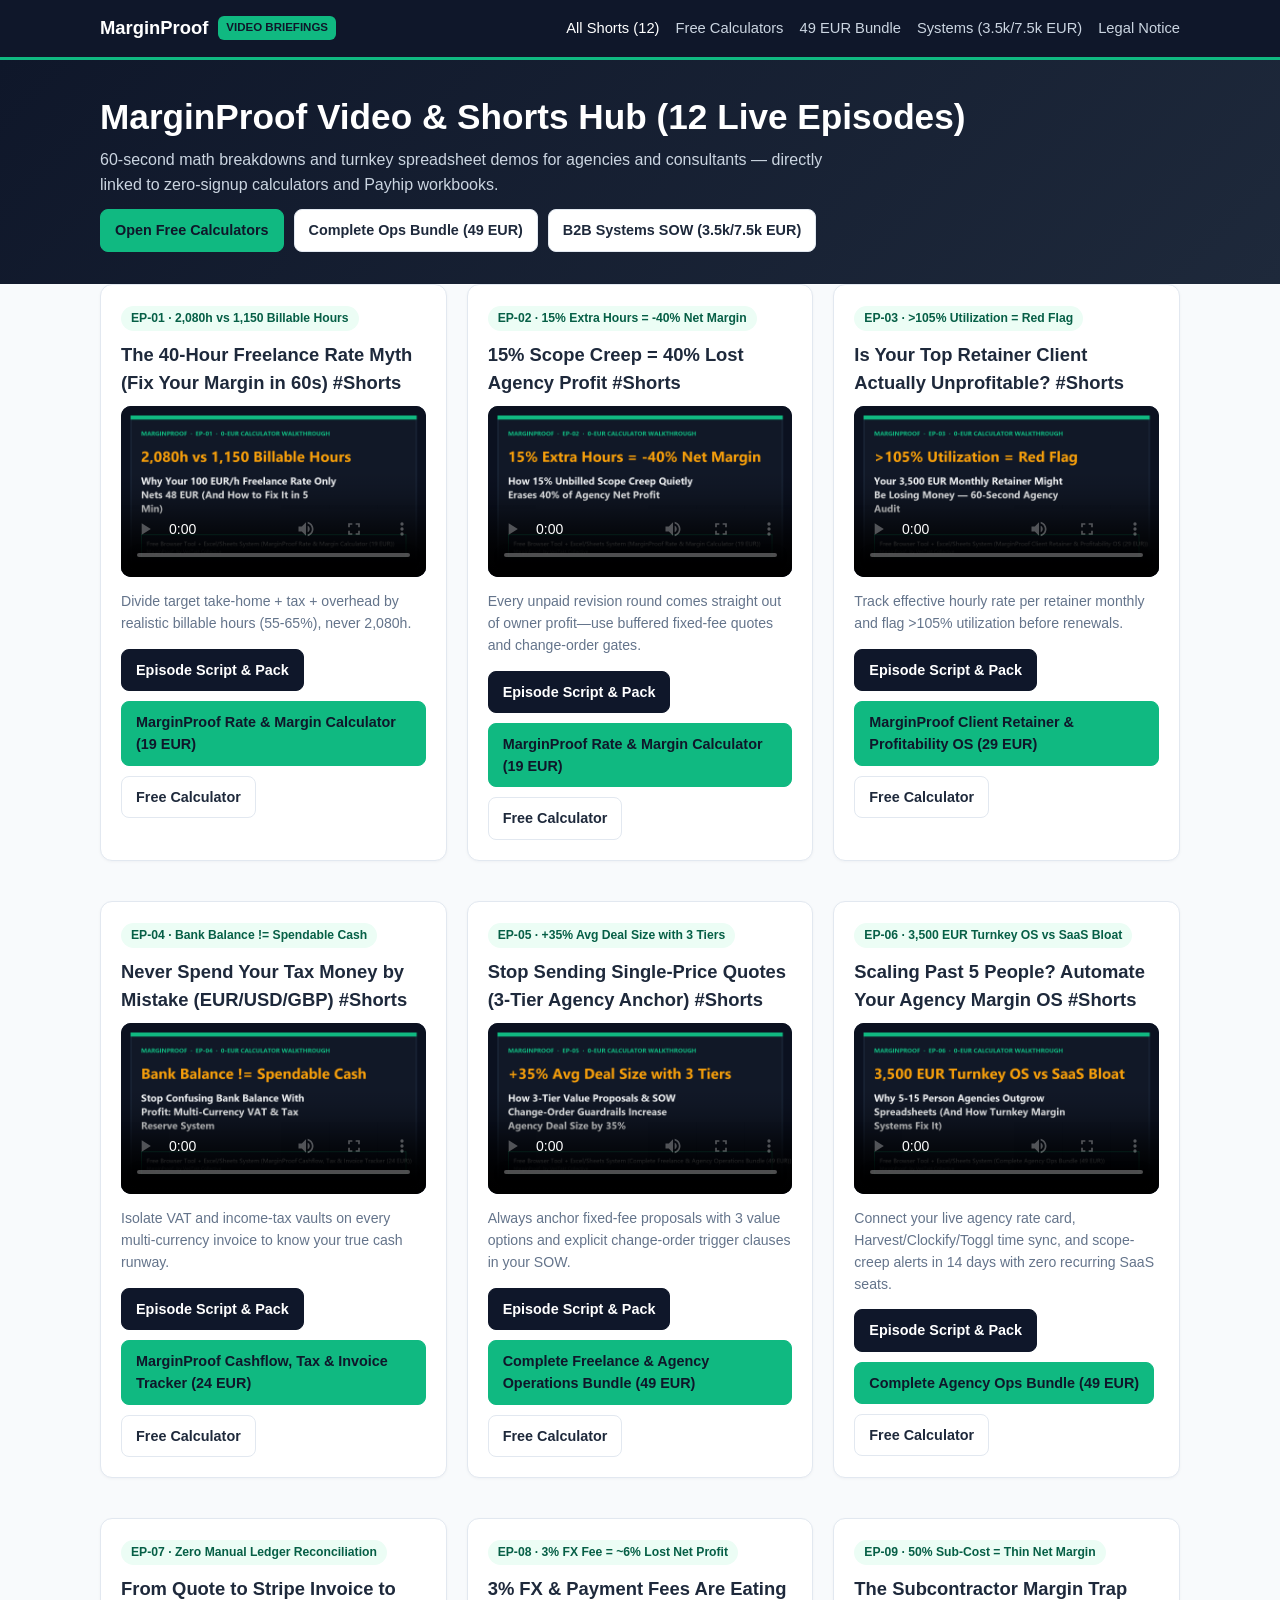
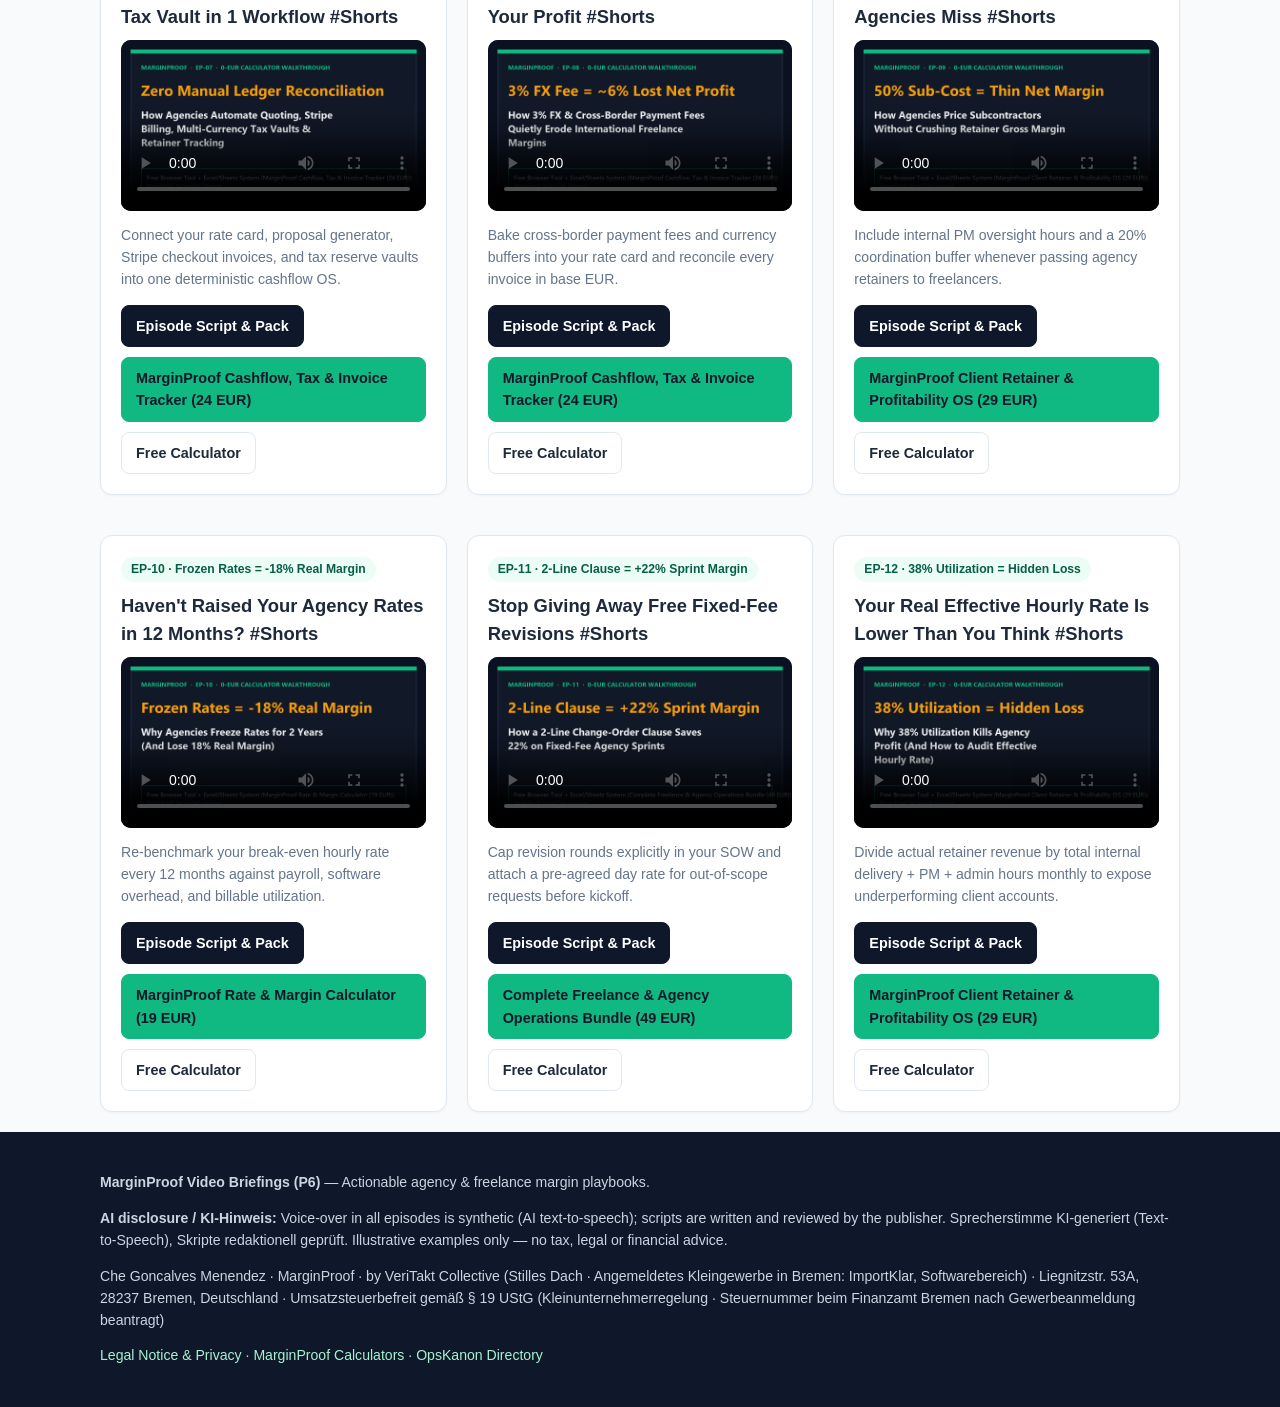
<file: index.html>
<!DOCTYPE html>
<html lang="en">
<head>
  <meta charset="utf-8" />
  <meta name="viewport" content="width=device-width, initial-scale=1" />
  <title>MarginProof Video &amp; Shorts Hub — Agency Finance &amp; Retainer Math</title>
  <meta name="description" content="Watch all 12 MarginProof B2B pricing &amp; retainer math Shorts and open the matching calculators and Excel/Sheets workbooks." />
  <link rel="canonical" href="https://cheresonanz-design.github.io/marginproof-videos/" />
  <link rel="stylesheet" href="assets/styles.css" />
  <script type="application/ld+json">{"@context": "https://schema.org", "@type": "CollectionPage", "name": "MarginProof Video & Shorts Hub", "url": "https://cheresonanz-design.github.io/marginproof-videos/"}</script>
</head>
<body>
  <header class="topbar">
    <div class="container topbar-inner">
      <a class="brand-mark" href="index.html">
        <span>MarginProof</span>
        <span class="brand-badge">VIDEO BRIEFINGS</span>
      </a>
      <nav class="nav-links" aria-label="Primary navigation">
        <a href="index.html" class="active">All Shorts (12)</a>
        <a href="https://cheresonanz-design.github.io/marginproof-portal/" target="_blank" rel="noopener">Free Calculators</a>
        <a href="https://payhip.com/b/RHu6N" target="_blank" rel="noopener">49 EUR Bundle</a>
        <a href="https://cheresonanz-design.github.io/marginproof-portal/systems/" target="_blank" rel="noopener">Systems (3.5k/7.5k EUR)</a>
        <a href="legal/" class="">Legal Notice</a>
      </nav>
    </div>
  </header>
  
  <section class="hero">
    <div class="container">
      <h1>MarginProof Video &amp; Shorts Hub (12 Live Episodes)</h1>
      <p>60-second math breakdowns and turnkey spreadsheet demos for agencies and consultants — directly linked to zero-signup calculators and Payhip workbooks.</p>
      <div class="btn-row">
        <a href="https://cheresonanz-design.github.io/marginproof-portal/" class="btn btn-primary" target="_blank" rel="noopener">Open Free Calculators</a>
        <a href="https://payhip.com/b/RHu6N" class="btn" target="_blank" rel="noopener">Complete Ops Bundle (49 EUR)</a>
        <a href="https://cheresonanz-design.github.io/marginproof-portal/systems/" class="btn" target="_blank" rel="noopener">B2B Systems SOW (3.5k/7.5k EUR)</a>
      </div>
    </div>
  </section>
  <main class="container">
    <div class="grid">
      
      <div class="card">
        <span class="pill">EP-01 · 2,080h vs 1,150 Billable Hours</span>
        <h2 style="margin:10px 0 8px;font-size:1.15rem;">The 40-Hour Freelance Rate Myth (Fix Your Margin in 60s) #Shorts</h2>
        <div class="video-frame">
          <video controls playsinline preload="metadata" poster="media/ep01-hourly-rate-margin-trap/thumb_16x9.png">
            <source src="media/ep01-hourly-rate-margin-trap/short_9x16.mp4" type="video/mp4" />
            <track kind="captions" srclang="en" label="English" src="media/ep01-hourly-rate-margin-trap/captions_short.vtt" default />
          </video>
        </div>
        <p class="muted">Divide target take-home + tax + overhead by realistic billable hours (55-65%), never 2,080h.</p>
        <div class="btn-row">
          <a href="episodes/ep01-hourly-rate-margin-trap/" class="btn btn-dark">Episode Script &amp; Pack</a>
          <a href="https://payhip.com/b/9q6Cf" class="btn btn-primary" target="_blank" rel="noopener">MarginProof Rate &amp; Margin Calculator (19 EUR)</a>
          <a href="https://cheresonanz-design.github.io/marginproof-portal/calculators/hourly-rate/" class="btn" target="_blank" rel="noopener">Free Calculator</a>
        </div>
      </div>
      <div class="card">
        <span class="pill">EP-02 · 15% Extra Hours = -40% Net Margin</span>
        <h2 style="margin:10px 0 8px;font-size:1.15rem;">15% Scope Creep = 40% Lost Agency Profit #Shorts</h2>
        <div class="video-frame">
          <video controls playsinline preload="metadata" poster="media/ep02-scope-creep-margin-leak/thumb_16x9.png">
            <source src="media/ep02-scope-creep-margin-leak/short_9x16.mp4" type="video/mp4" />
            <track kind="captions" srclang="en" label="English" src="media/ep02-scope-creep-margin-leak/captions_short.vtt" default />
          </video>
        </div>
        <p class="muted">Every unpaid revision round comes straight out of owner profit—use buffered fixed-fee quotes and change-order gates.</p>
        <div class="btn-row">
          <a href="episodes/ep02-scope-creep-margin-leak/" class="btn btn-dark">Episode Script &amp; Pack</a>
          <a href="https://payhip.com/b/9q6Cf" class="btn btn-primary" target="_blank" rel="noopener">MarginProof Rate &amp; Margin Calculator (19 EUR)</a>
          <a href="https://cheresonanz-design.github.io/marginproof-portal/calculators/margin-leak/" class="btn" target="_blank" rel="noopener">Free Calculator</a>
        </div>
      </div>
      <div class="card">
        <span class="pill">EP-03 · &gt;105% Utilization = Red Flag</span>
        <h2 style="margin:10px 0 8px;font-size:1.15rem;">Is Your Top Retainer Client Actually Unprofitable? #Shorts</h2>
        <div class="video-frame">
          <video controls playsinline preload="metadata" poster="media/ep03-retainer-over-servicing/thumb_16x9.png">
            <source src="media/ep03-retainer-over-servicing/short_9x16.mp4" type="video/mp4" />
            <track kind="captions" srclang="en" label="English" src="media/ep03-retainer-over-servicing/captions_short.vtt" default />
          </video>
        </div>
        <p class="muted">Track effective hourly rate per retainer monthly and flag &gt;105% utilization before renewals.</p>
        <div class="btn-row">
          <a href="episodes/ep03-retainer-over-servicing/" class="btn btn-dark">Episode Script &amp; Pack</a>
          <a href="https://payhip.com/b/VYGyK" class="btn btn-primary" target="_blank" rel="noopener">MarginProof Client Retainer &amp; Profitability OS (29 EUR)</a>
          <a href="https://cheresonanz-design.github.io/marginproof-portal/calculators/retainer-profitability/" class="btn" target="_blank" rel="noopener">Free Calculator</a>
        </div>
      </div>
      <div class="card">
        <span class="pill">EP-04 · Bank Balance != Spendable Cash</span>
        <h2 style="margin:10px 0 8px;font-size:1.15rem;">Never Spend Your Tax Money by Mistake (EUR/USD/GBP) #Shorts</h2>
        <div class="video-frame">
          <video controls playsinline preload="metadata" poster="media/ep04-multi-currency-tax-vault/thumb_16x9.png">
            <source src="media/ep04-multi-currency-tax-vault/short_9x16.mp4" type="video/mp4" />
            <track kind="captions" srclang="en" label="English" src="media/ep04-multi-currency-tax-vault/captions_short.vtt" default />
          </video>
        </div>
        <p class="muted">Isolate VAT and income-tax vaults on every multi-currency invoice to know your true cash runway.</p>
        <div class="btn-row">
          <a href="episodes/ep04-multi-currency-tax-vault/" class="btn btn-dark">Episode Script &amp; Pack</a>
          <a href="https://payhip.com/b/vRnN1" class="btn btn-primary" target="_blank" rel="noopener">MarginProof Cashflow, Tax &amp; Invoice Tracker (24 EUR)</a>
          <a href="https://cheresonanz-design.github.io/marginproof-portal/calculators/tax-runway/" class="btn" target="_blank" rel="noopener">Free Calculator</a>
        </div>
      </div>
      <div class="card">
        <span class="pill">EP-05 · +35% Avg Deal Size with 3 Tiers</span>
        <h2 style="margin:10px 0 8px;font-size:1.15rem;">Stop Sending Single-Price Quotes (3-Tier Agency Anchor) #Shorts</h2>
        <div class="video-frame">
          <video controls playsinline preload="metadata" poster="media/ep05-3-tier-proposal-sow-guardrails/thumb_16x9.png">
            <source src="media/ep05-3-tier-proposal-sow-guardrails/short_9x16.mp4" type="video/mp4" />
            <track kind="captions" srclang="en" label="English" src="media/ep05-3-tier-proposal-sow-guardrails/captions_short.vtt" default />
          </video>
        </div>
        <p class="muted">Always anchor fixed-fee proposals with 3 value options and explicit change-order trigger clauses in your SOW.</p>
        <div class="btn-row">
          <a href="episodes/ep05-3-tier-proposal-sow-guardrails/" class="btn btn-dark">Episode Script &amp; Pack</a>
          <a href="https://payhip.com/b/RHu6N" class="btn btn-primary" target="_blank" rel="noopener">Complete Freelance &amp; Agency Operations Bundle (49 EUR)</a>
          <a href="https://cheresonanz-design.github.io/marginproof-portal/calculators/margin-leak/" class="btn" target="_blank" rel="noopener">Free Calculator</a>
        </div>
      </div>
      <div class="card">
        <span class="pill">EP-06 · 3,500 EUR Turnkey OS vs SaaS Bloat</span>
        <h2 style="margin:10px 0 8px;font-size:1.15rem;">Scaling Past 5 People? Automate Your Agency Margin OS #Shorts</h2>
        <div class="video-frame">
          <video controls playsinline preload="metadata" poster="media/ep06-turnkey-agency-systems-rollout/thumb_16x9.png">
            <source src="media/ep06-turnkey-agency-systems-rollout/short_9x16.mp4" type="video/mp4" />
            <track kind="captions" srclang="en" label="English" src="media/ep06-turnkey-agency-systems-rollout/captions_short.vtt" default />
          </video>
        </div>
        <p class="muted">Connect your live agency rate card, Harvest/Clockify/Toggl time sync, and scope-creep alerts in 14 days with zero recurring SaaS seats.</p>
        <div class="btn-row">
          <a href="episodes/ep06-turnkey-agency-systems-rollout/" class="btn btn-dark">Episode Script &amp; Pack</a>
          <a href="https://payhip.com/b/RHu6N" class="btn btn-primary" target="_blank" rel="noopener">Complete Agency Ops Bundle (49 EUR)</a>
          <a href="https://cheresonanz-design.github.io/marginproof-portal/systems/" class="btn" target="_blank" rel="noopener">Free Calculator</a>
        </div>
      </div>
      <div class="card">
        <span class="pill">EP-07 · Zero Manual Ledger Reconciliation</span>
        <h2 style="margin:10px 0 8px;font-size:1.15rem;">From Quote to Stripe Invoice to Tax Vault in 1 Workflow #Shorts</h2>
        <div class="video-frame">
          <video controls playsinline preload="metadata" poster="media/ep07-stripe-cashflow-full-agency-os/thumb_16x9.png">
            <source src="media/ep07-stripe-cashflow-full-agency-os/short_9x16.mp4" type="video/mp4" />
            <track kind="captions" srclang="en" label="English" src="media/ep07-stripe-cashflow-full-agency-os/captions_short.vtt" default />
          </video>
        </div>
        <p class="muted">Connect your rate card, proposal generator, Stripe checkout invoices, and tax reserve vaults into one deterministic cashflow OS.</p>
        <div class="btn-row">
          <a href="episodes/ep07-stripe-cashflow-full-agency-os/" class="btn btn-dark">Episode Script &amp; Pack</a>
          <a href="https://payhip.com/b/vRnN1" class="btn btn-primary" target="_blank" rel="noopener">MarginProof Cashflow, Tax &amp; Invoice Tracker (24 EUR)</a>
          <a href="https://cheresonanz-design.github.io/marginproof-portal/systems/" class="btn" target="_blank" rel="noopener">Free Calculator</a>
        </div>
      </div>
      <div class="card">
        <span class="pill">EP-08 · 3% FX Fee = ~6% Lost Net Profit</span>
        <h2 style="margin:10px 0 8px;font-size:1.15rem;">3% FX &amp; Payment Fees Are Eating Your Profit #Shorts</h2>
        <div class="video-frame">
          <video controls playsinline preload="metadata" poster="media/ep08-fx-payment-fee-margin-erosion/thumb_16x9.png">
            <source src="media/ep08-fx-payment-fee-margin-erosion/short_9x16.mp4" type="video/mp4" />
            <track kind="captions" srclang="en" label="English" src="media/ep08-fx-payment-fee-margin-erosion/captions_short.vtt" default />
          </video>
        </div>
        <p class="muted">Bake cross-border payment fees and currency buffers into your rate card and reconcile every invoice in base EUR.</p>
        <div class="btn-row">
          <a href="episodes/ep08-fx-payment-fee-margin-erosion/" class="btn btn-dark">Episode Script &amp; Pack</a>
          <a href="https://payhip.com/b/vRnN1" class="btn btn-primary" target="_blank" rel="noopener">MarginProof Cashflow, Tax &amp; Invoice Tracker (24 EUR)</a>
          <a href="https://cheresonanz-design.github.io/marginproof-portal/calculators/tax-runway/" class="btn" target="_blank" rel="noopener">Free Calculator</a>
        </div>
      </div>
      <div class="card">
        <span class="pill">EP-09 · 50% Sub-Cost = Thin Net Margin</span>
        <h2 style="margin:10px 0 8px;font-size:1.15rem;">The Subcontractor Margin Trap Agencies Miss #Shorts</h2>
        <div class="video-frame">
          <video controls playsinline preload="metadata" poster="media/ep09-subcontractor-margin-buffer/thumb_16x9.png">
            <source src="media/ep09-subcontractor-margin-buffer/short_9x16.mp4" type="video/mp4" />
            <track kind="captions" srclang="en" label="English" src="media/ep09-subcontractor-margin-buffer/captions_short.vtt" default />
          </video>
        </div>
        <p class="muted">Include internal PM oversight hours and a 20% coordination buffer whenever passing agency retainers to freelancers.</p>
        <div class="btn-row">
          <a href="episodes/ep09-subcontractor-margin-buffer/" class="btn btn-dark">Episode Script &amp; Pack</a>
          <a href="https://payhip.com/b/VYGyK" class="btn btn-primary" target="_blank" rel="noopener">MarginProof Client Retainer &amp; Profitability OS (29 EUR)</a>
          <a href="https://cheresonanz-design.github.io/marginproof-portal/calculators/retainer-profitability/" class="btn" target="_blank" rel="noopener">Free Calculator</a>
        </div>
      </div>
      <div class="card">
        <span class="pill">EP-10 · Frozen Rates = -18% Real Margin</span>
        <h2 style="margin:10px 0 8px;font-size:1.15rem;">Haven&#x27;t Raised Your Agency Rates in 12 Months? #Shorts</h2>
        <div class="video-frame">
          <video controls playsinline preload="metadata" poster="media/ep10-annual-agency-rate-increase-playbook/thumb_16x9.png">
            <source src="media/ep10-annual-agency-rate-increase-playbook/short_9x16.mp4" type="video/mp4" />
            <track kind="captions" srclang="en" label="English" src="media/ep10-annual-agency-rate-increase-playbook/captions_short.vtt" default />
          </video>
        </div>
        <p class="muted">Re-benchmark your break-even hourly rate every 12 months against payroll, software overhead, and billable utilization.</p>
        <div class="btn-row">
          <a href="episodes/ep10-annual-agency-rate-increase-playbook/" class="btn btn-dark">Episode Script &amp; Pack</a>
          <a href="https://payhip.com/b/9q6Cf" class="btn btn-primary" target="_blank" rel="noopener">MarginProof Rate &amp; Margin Calculator (19 EUR)</a>
          <a href="https://cheresonanz-design.github.io/marginproof-portal/calculators/hourly-rate/" class="btn" target="_blank" rel="noopener">Free Calculator</a>
        </div>
      </div>
      <div class="card">
        <span class="pill">EP-11 · 2-Line Clause = +22% Sprint Margin</span>
        <h2 style="margin:10px 0 8px;font-size:1.15rem;">Stop Giving Away Free Fixed-Fee Revisions #Shorts</h2>
        <div class="video-frame">
          <video controls playsinline preload="metadata" poster="media/ep11-fixed-fee-change-order-gate/thumb_16x9.png">
            <source src="media/ep11-fixed-fee-change-order-gate/short_9x16.mp4" type="video/mp4" />
            <track kind="captions" srclang="en" label="English" src="media/ep11-fixed-fee-change-order-gate/captions_short.vtt" default />
          </video>
        </div>
        <p class="muted">Cap revision rounds explicitly in your SOW and attach a pre-agreed day rate for out-of-scope requests before kickoff.</p>
        <div class="btn-row">
          <a href="episodes/ep11-fixed-fee-change-order-gate/" class="btn btn-dark">Episode Script &amp; Pack</a>
          <a href="https://payhip.com/b/RHu6N" class="btn btn-primary" target="_blank" rel="noopener">Complete Freelance &amp; Agency Operations Bundle (49 EUR)</a>
          <a href="https://cheresonanz-design.github.io/marginproof-portal/calculators/margin-leak/" class="btn" target="_blank" rel="noopener">Free Calculator</a>
        </div>
      </div>
      <div class="card">
        <span class="pill">EP-12 · 38% Utilization = Hidden Loss</span>
        <h2 style="margin:10px 0 8px;font-size:1.15rem;">Your Real Effective Hourly Rate Is Lower Than You Think #Shorts</h2>
        <div class="video-frame">
          <video controls playsinline preload="metadata" poster="media/ep12-agency-effective-hourly-rate-leak/thumb_16x9.png">
            <source src="media/ep12-agency-effective-hourly-rate-leak/short_9x16.mp4" type="video/mp4" />
            <track kind="captions" srclang="en" label="English" src="media/ep12-agency-effective-hourly-rate-leak/captions_short.vtt" default />
          </video>
        </div>
        <p class="muted">Divide actual retainer revenue by total internal delivery + PM + admin hours monthly to expose underperforming client accounts.</p>
        <div class="btn-row">
          <a href="episodes/ep12-agency-effective-hourly-rate-leak/" class="btn btn-dark">Episode Script &amp; Pack</a>
          <a href="https://payhip.com/b/VYGyK" class="btn btn-primary" target="_blank" rel="noopener">MarginProof Client Retainer &amp; Profitability OS (29 EUR)</a>
          <a href="https://cheresonanz-design.github.io/marginproof-portal/calculators/retainer-profitability/" class="btn" target="_blank" rel="noopener">Free Calculator</a>
        </div>
      </div>
    </div>
  </main>
  <footer class="footer">
    <div class="container">
      <p><strong>MarginProof Video Briefings (P6)</strong> — Actionable agency &amp; freelance margin playbooks.</p>
      <p><strong>AI disclosure / KI-Hinweis:</strong> Voice-over in all episodes is synthetic (AI text-to-speech); scripts are written and reviewed by the publisher. Sprecherstimme KI-generiert (Text-to-Speech), Skripte redaktionell geprüft. Illustrative examples only — no tax, legal or financial advice.</p>
      <p>Che Goncalves Menendez · MarginProof · by VeriTakt Collective (Stilles Dach · Angemeldetes Kleingewerbe in Bremen: ImportKlar, Softwarebereich) · Liegnitzstr. 53A, 28237 Bremen, Deutschland · Umsatzsteuerbefreit gemäß § 19 UStG (Kleinunternehmerregelung · Steuernummer beim Finanzamt Bremen nach Gewerbeanmeldung beantragt)</p>
      <p>
        <a href="legal/">Legal Notice &amp; Privacy</a> ·
        <a href="https://cheresonanz-design.github.io/marginproof-portal/" target="_blank" rel="noopener">MarginProof Calculators</a> ·
        <a href="https://cheresonanz-design.github.io/opskanon-directory/" target="_blank" rel="noopener">OpsKanon Directory</a>
      </p>
    </div>
  </footer>
</body>
</html>
</file>
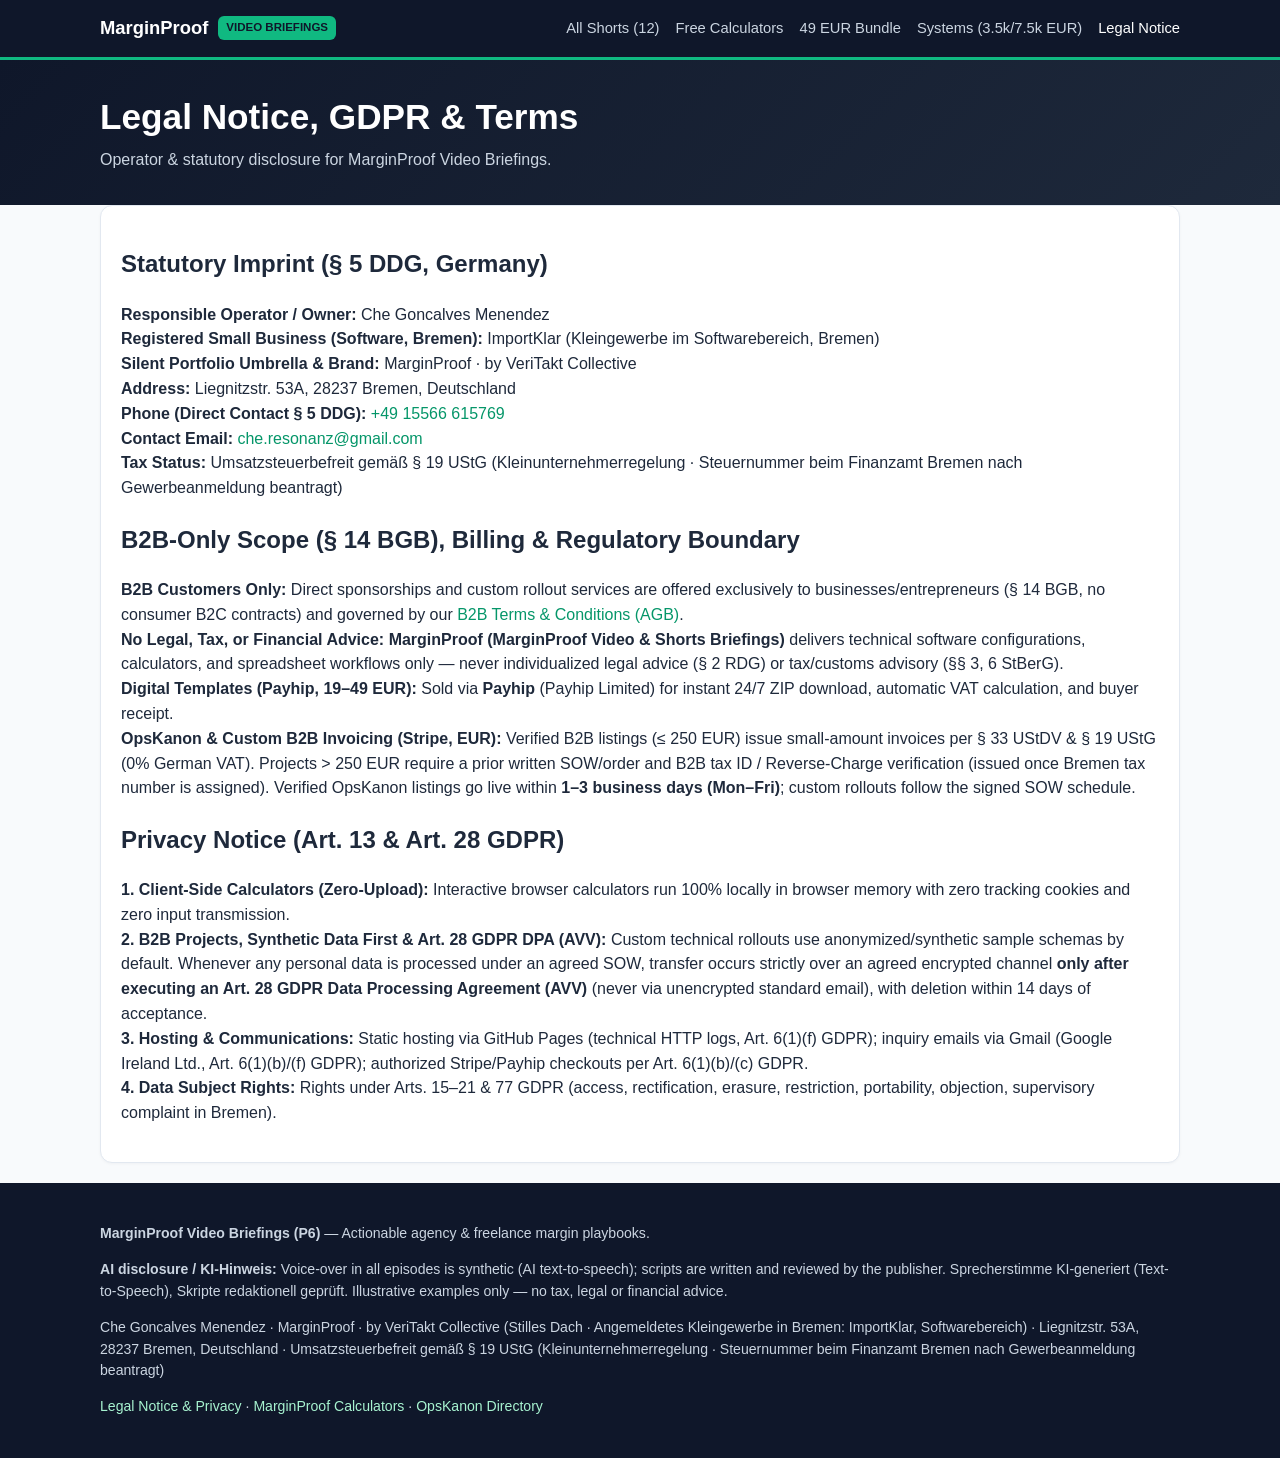
<file: legal/index.html>
<!DOCTYPE html>
<html lang="en">
<head>
  <meta charset="utf-8" />
  <meta name="viewport" content="width=device-width, initial-scale=1" />
  <title>Legal Notice — MarginProof Video Briefings</title>
  <meta name="description" content="Operator and legal imprint for MarginProof Video Briefings by VeriTakt Collective." />
  <link rel="canonical" href="https://cheresonanz-design.github.io/marginproof-videos/legal/" />
  <link rel="stylesheet" href="../assets/styles.css" />
  
</head>
<body>
  <header class="topbar">
    <div class="container topbar-inner">
      <a class="brand-mark" href="../index.html">
        <span>MarginProof</span>
        <span class="brand-badge">VIDEO BRIEFINGS</span>
      </a>
      <nav class="nav-links" aria-label="Primary navigation">
        <a href="../index.html" class="">All Shorts (12)</a>
        <a href="https://cheresonanz-design.github.io/marginproof-portal/" target="_blank" rel="noopener">Free Calculators</a>
        <a href="https://payhip.com/b/RHu6N" target="_blank" rel="noopener">49 EUR Bundle</a>
        <a href="https://cheresonanz-design.github.io/marginproof-portal/systems/" target="_blank" rel="noopener">Systems (3.5k/7.5k EUR)</a>
        <a href="../legal/" class="active">Legal Notice</a>
      </nav>
    </div>
  </header>
  <section class="hero"><div class="container"><h1>Legal Notice, GDPR &amp; Terms</h1><p>Operator &amp; statutory disclosure for MarginProof Video Briefings.</p></div></section><main class="container">
    <div class="card">
      <h2>Statutory Imprint (§ 5 DDG, Germany)</h2>
      <p>
        <strong>Responsible Operator / Owner:</strong> Che Goncalves Menendez<br />
        <strong>Registered Small Business (Software, Bremen):</strong> ImportKlar (Kleingewerbe im Softwarebereich, Bremen)<br />
        <strong>Silent Portfolio Umbrella &amp; Brand:</strong> MarginProof · by VeriTakt Collective<br />
        <strong>Address:</strong> Liegnitzstr. 53A, 28237 Bremen, Deutschland<br />
        <strong>Phone (Direct Contact § 5 DDG):</strong> <a href="tel:+4915566615769">+49 15566 615769</a><br />
        <strong>Contact Email:</strong> <a href="mailto:che.resonanz@gmail.com">che.resonanz@gmail.com</a><br />
        <strong>Tax Status:</strong> Umsatzsteuerbefreit gemäß § 19 UStG (Kleinunternehmerregelung · Steuernummer beim Finanzamt Bremen nach Gewerbeanmeldung beantragt)
      </p>

      <h2>B2B-Only Scope (§ 14 BGB), Billing &amp; Regulatory Boundary</h2>
      <p>
        <strong>B2B Customers Only:</strong> Direct sponsorships and custom rollout services are offered exclusively to businesses/entrepreneurs (§ 14 BGB, no consumer B2C contracts) and governed by our
        <a href="https://cheresonanz-design.github.io/opskanon-directory/agb/" target="_blank" rel="noopener">B2B Terms &amp; Conditions (AGB)</a>.<br />
        <strong>No Legal, Tax, or Financial Advice:</strong> <strong>MarginProof (MarginProof Video &amp; Shorts Briefings)</strong> delivers technical software configurations, calculators, and spreadsheet workflows only —
        never individualized legal advice (§ 2 RDG) or tax/customs advisory (§§ 3, 6 StBerG).<br />
        <strong>Digital Templates (Payhip, 19–49 EUR):</strong> Sold via <strong>Payhip</strong> (Payhip Limited) for instant 24/7 ZIP download, automatic VAT calculation, and buyer receipt.<br />
        <strong>OpsKanon &amp; Custom B2B Invoicing (Stripe, EUR):</strong> Verified B2B listings (&le; 250 EUR) issue small-amount invoices per § 33 UStDV &amp; § 19 UStG (0% German VAT). Projects &gt; 250 EUR require a prior written SOW/order and B2B tax ID / Reverse-Charge verification (issued once Bremen tax number is assigned). Verified OpsKanon listings go live within <strong>1–3 business days (Mon–Fri)</strong>; custom rollouts follow the signed SOW schedule.
      </p>

      <h2>Privacy Notice (Art. 13 &amp; Art. 28 GDPR)</h2>
      <p>
        <strong>1. Client-Side Calculators (Zero-Upload):</strong> Interactive browser calculators run 100% locally in browser memory with zero tracking cookies and zero input transmission.<br />
        <strong>2. B2B Projects, Synthetic Data First &amp; Art. 28 GDPR DPA (AVV):</strong> Custom technical rollouts use anonymized/synthetic sample schemas by default. Whenever any personal data is processed under an agreed SOW, transfer occurs strictly over an agreed encrypted channel <strong>only after executing an Art. 28 GDPR Data Processing Agreement (AVV)</strong> (never via unencrypted standard email), with deletion within 14 days of acceptance.<br />
        <strong>3. Hosting &amp; Communications:</strong> Static hosting via GitHub Pages (technical HTTP logs, Art. 6(1)(f) GDPR); inquiry emails via Gmail (Google Ireland Ltd., Art. 6(1)(b)/(f) GDPR); authorized Stripe/Payhip checkouts per Art. 6(1)(b)/(c) GDPR.<br />
        <strong>4. Data Subject Rights:</strong> Rights under Arts. 15–21 &amp; 77 GDPR (access, rectification, erasure, restriction, portability, objection, supervisory complaint in Bremen).
      </p>
    </div>
    </main>
  <footer class="footer">
    <div class="container">
      <p><strong>MarginProof Video Briefings (P6)</strong> — Actionable agency &amp; freelance margin playbooks.</p>
      <p><strong>AI disclosure / KI-Hinweis:</strong> Voice-over in all episodes is synthetic (AI text-to-speech); scripts are written and reviewed by the publisher. Sprecherstimme KI-generiert (Text-to-Speech), Skripte redaktionell geprüft. Illustrative examples only — no tax, legal or financial advice.</p>
      <p>Che Goncalves Menendez · MarginProof · by VeriTakt Collective (Stilles Dach · Angemeldetes Kleingewerbe in Bremen: ImportKlar, Softwarebereich) · Liegnitzstr. 53A, 28237 Bremen, Deutschland · Umsatzsteuerbefreit gemäß § 19 UStG (Kleinunternehmerregelung · Steuernummer beim Finanzamt Bremen nach Gewerbeanmeldung beantragt)</p>
      <p>
        <a href="../legal/">Legal Notice &amp; Privacy</a> ·
        <a href="https://cheresonanz-design.github.io/marginproof-portal/" target="_blank" rel="noopener">MarginProof Calculators</a> ·
        <a href="https://cheresonanz-design.github.io/opskanon-directory/" target="_blank" rel="noopener">OpsKanon Directory</a>
      </p>
    </div>
  </footer>
</body>
</html>
</file>
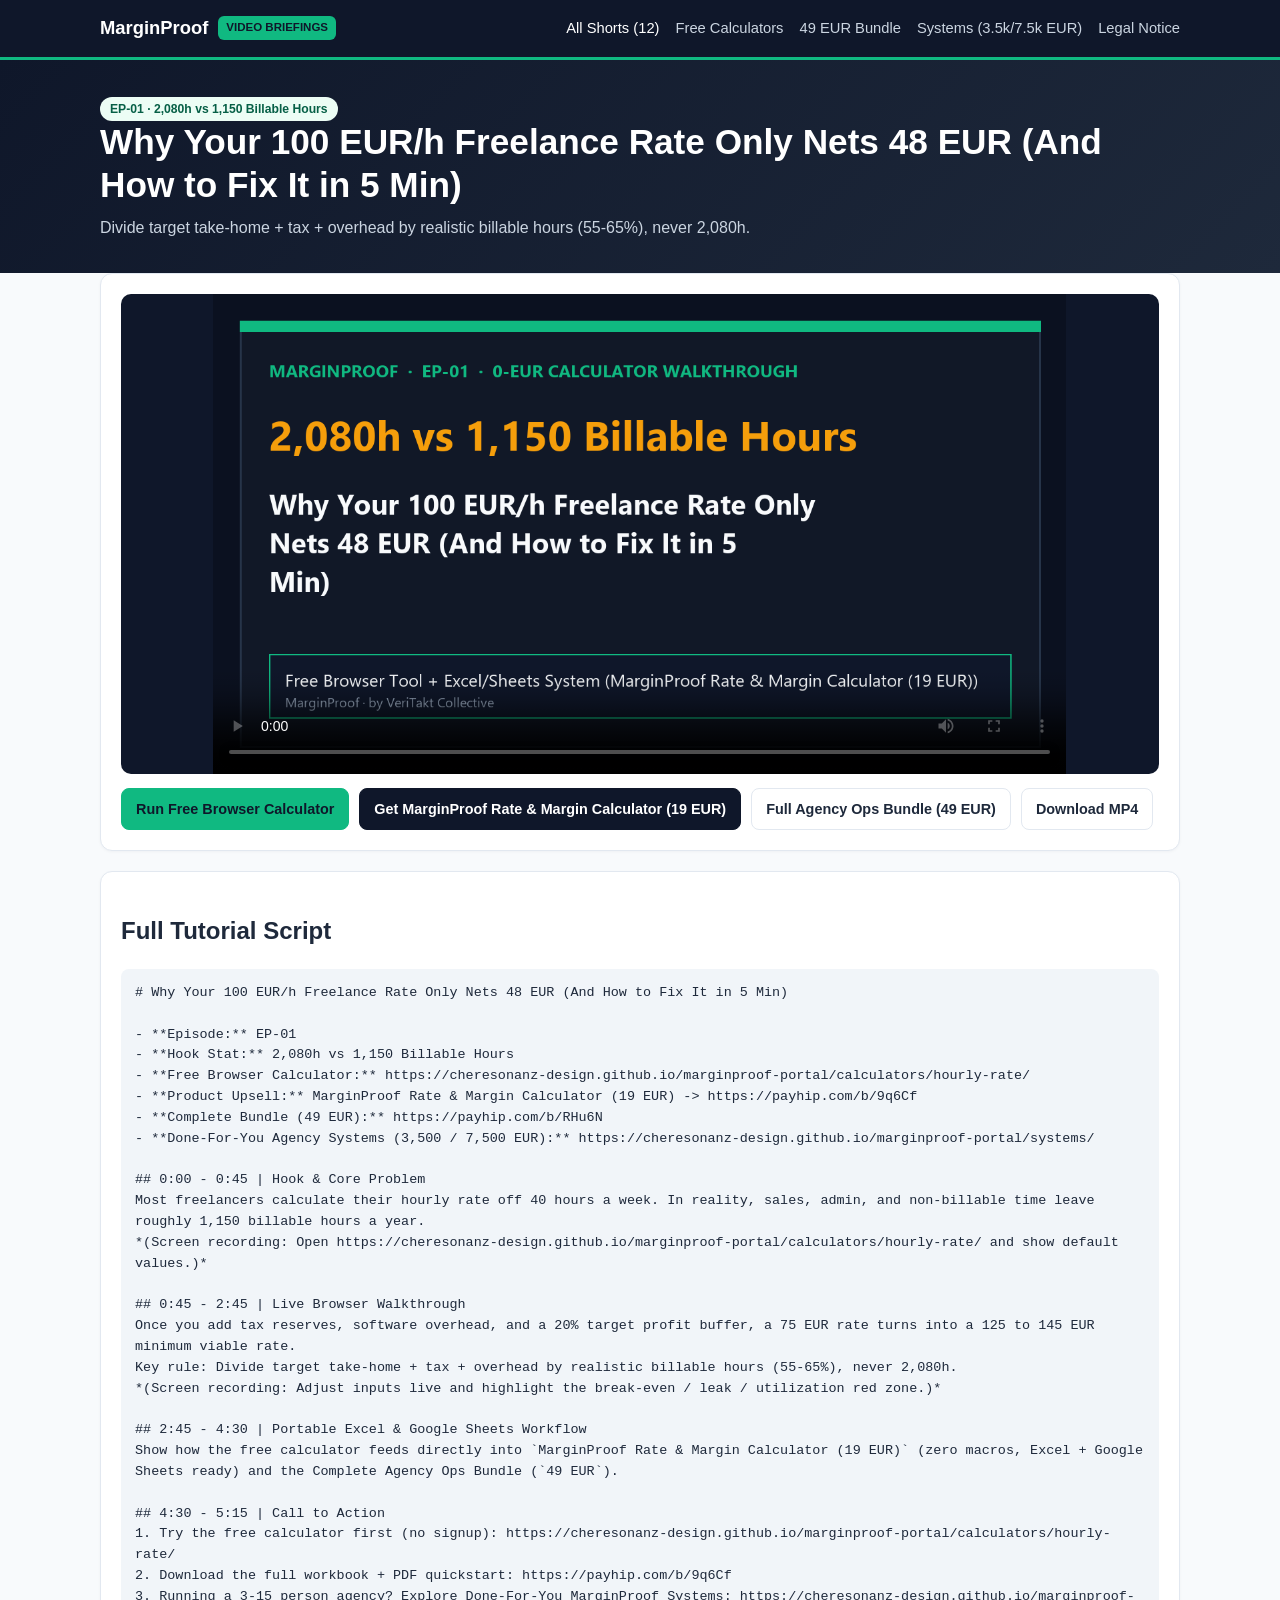
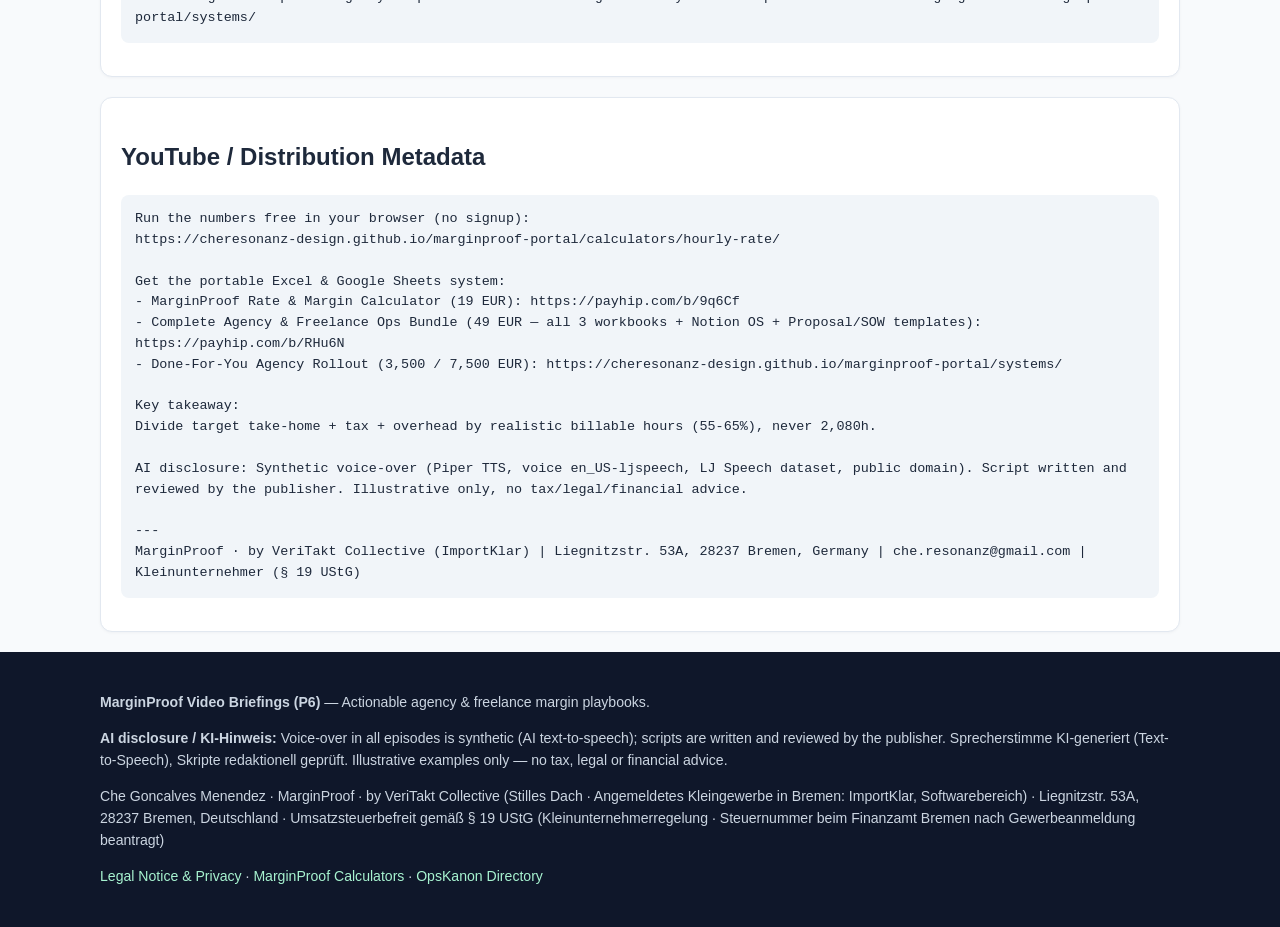
<file: episodes/ep01-hourly-rate-margin-trap/index.html>
<!DOCTYPE html>
<html lang="en">
<head>
  <meta charset="utf-8" />
  <meta name="viewport" content="width=device-width, initial-scale=1" />
  <title>Why Your 100 EUR/h Freelance Rate Only Nets 48 EUR (And How to Fix It in 5 Min) — MarginProof</title>
  <meta name="description" content="Divide target take-home + tax + overhead by realistic billable hours (55-65%), never 2,080h." />
  <link rel="canonical" href="https://cheresonanz-design.github.io/marginproof-videos/episodes/ep01-hourly-rate-margin-trap/" />
  <link rel="stylesheet" href="../../assets/styles.css" />
  <script type="application/ld+json">{"@context": "https://schema.org", "@type": "VideoObject", "name": "Why Your 100 EUR/h Freelance Rate Only Nets 48 EUR (And How to Fix It in 5 Min)", "description": "Divide target take-home + tax + overhead by realistic billable hours (55-65%), never 2,080h.", "thumbnailUrl": "https://cheresonanz-design.github.io/marginproof-videos/media/ep01-hourly-rate-margin-trap/thumb_16x9.png", "contentUrl": "https://cheresonanz-design.github.io/marginproof-videos/media/ep01-hourly-rate-margin-trap/short_9x16.mp4", "uploadDate": "2026-11-25", "publisher": {"@type": "Organization", "name": "MarginProof by VeriTakt Collective"}}</script>
</head>
<body>
  <header class="topbar">
    <div class="container topbar-inner">
      <a class="brand-mark" href="../../index.html">
        <span>MarginProof</span>
        <span class="brand-badge">VIDEO BRIEFINGS</span>
      </a>
      <nav class="nav-links" aria-label="Primary navigation">
        <a href="../../index.html" class="active">All Shorts (12)</a>
        <a href="https://cheresonanz-design.github.io/marginproof-portal/" target="_blank" rel="noopener">Free Calculators</a>
        <a href="https://payhip.com/b/RHu6N" target="_blank" rel="noopener">49 EUR Bundle</a>
        <a href="https://cheresonanz-design.github.io/marginproof-portal/systems/" target="_blank" rel="noopener">Systems (3.5k/7.5k EUR)</a>
        <a href="../../legal/" class="">Legal Notice</a>
      </nav>
    </div>
  </header>
  
  <section class="hero">
    <div class="container">
      <span class="pill">EP-01 · 2,080h vs 1,150 Billable Hours</span>
      <h1>Why Your 100 EUR/h Freelance Rate Only Nets 48 EUR (And How to Fix It in 5 Min)</h1>
      <p>Divide target take-home + tax + overhead by realistic billable hours (55-65%), never 2,080h.</p>
    </div>
  </section>
  <main class="container">
    <div class="card">
      <div class="video-frame">
        <video controls playsinline preload="metadata" poster="../../media/ep01-hourly-rate-margin-trap/thumb_16x9.png">
          <source src="../../media/ep01-hourly-rate-margin-trap/short_9x16.mp4" type="video/mp4" />
          <track kind="captions" srclang="en" label="English" src="../../media/ep01-hourly-rate-margin-trap/captions_short.vtt" default />
        </video>
      </div>
      <div class="btn-row">
        <a href="https://cheresonanz-design.github.io/marginproof-portal/calculators/hourly-rate/" class="btn btn-primary" target="_blank" rel="noopener">Run Free Browser Calculator</a>
        <a href="https://payhip.com/b/9q6Cf" class="btn btn-dark" target="_blank" rel="noopener">Get MarginProof Rate &amp; Margin Calculator (19 EUR)</a>
        <a href="https://payhip.com/b/RHu6N" class="btn" target="_blank" rel="noopener">Full Agency Ops Bundle (49 EUR)</a>
        <a href="../../media/ep01-hourly-rate-margin-trap/short_9x16.mp4" class="btn" download>Download MP4</a>
      </div>
    </div>
    <div class="card">
      <h2>Full Tutorial Script</h2>
      <pre># Why Your 100 EUR/h Freelance Rate Only Nets 48 EUR (And How to Fix It in 5 Min)

- **Episode:** EP-01
- **Hook Stat:** 2,080h vs 1,150 Billable Hours
- **Free Browser Calculator:** https://cheresonanz-design.github.io/marginproof-portal/calculators/hourly-rate/
- **Product Upsell:** MarginProof Rate &amp; Margin Calculator (19 EUR) -&gt; https://payhip.com/b/9q6Cf
- **Complete Bundle (49 EUR):** https://payhip.com/b/RHu6N
- **Done-For-You Agency Systems (3,500 / 7,500 EUR):** https://cheresonanz-design.github.io/marginproof-portal/systems/

## 0:00 - 0:45 | Hook &amp; Core Problem
Most freelancers calculate their hourly rate off 40 hours a week. In reality, sales, admin, and non-billable time leave roughly 1,150 billable hours a year.
*(Screen recording: Open https://cheresonanz-design.github.io/marginproof-portal/calculators/hourly-rate/ and show default values.)*

## 0:45 - 2:45 | Live Browser Walkthrough
Once you add tax reserves, software overhead, and a 20% target profit buffer, a 75 EUR rate turns into a 125 to 145 EUR minimum viable rate.
Key rule: Divide target take-home + tax + overhead by realistic billable hours (55-65%), never 2,080h.
*(Screen recording: Adjust inputs live and highlight the break-even / leak / utilization red zone.)*

## 2:45 - 4:30 | Portable Excel &amp; Google Sheets Workflow
Show how the free calculator feeds directly into `MarginProof Rate &amp; Margin Calculator (19 EUR)` (zero macros, Excel + Google Sheets ready) and the Complete Agency Ops Bundle (`49 EUR`).

## 4:30 - 5:15 | Call to Action
1. Try the free calculator first (no signup): https://cheresonanz-design.github.io/marginproof-portal/calculators/hourly-rate/
2. Download the full workbook + PDF quickstart: https://payhip.com/b/9q6Cf
3. Running a 3-15 person agency? Explore Done-For-You MarginProof Systems: https://cheresonanz-design.github.io/marginproof-portal/systems/
</pre>
    </div>
    <div class="card">
      <h2>YouTube / Distribution Metadata</h2>
      <pre>Run the numbers free in your browser (no signup):
https://cheresonanz-design.github.io/marginproof-portal/calculators/hourly-rate/

Get the portable Excel &amp; Google Sheets system:
- MarginProof Rate &amp; Margin Calculator (19 EUR): https://payhip.com/b/9q6Cf
- Complete Agency &amp; Freelance Ops Bundle (49 EUR — all 3 workbooks + Notion OS + Proposal/SOW templates): https://payhip.com/b/RHu6N
- Done-For-You Agency Rollout (3,500 / 7,500 EUR): https://cheresonanz-design.github.io/marginproof-portal/systems/

Key takeaway:
Divide target take-home + tax + overhead by realistic billable hours (55-65%), never 2,080h.

AI disclosure: Synthetic voice-over (Piper TTS, voice en_US-ljspeech, LJ Speech dataset, public domain). Script written and reviewed by the publisher. Illustrative only, no tax/legal/financial advice.

---
MarginProof · by VeriTakt Collective (ImportKlar) | Liegnitzstr. 53A, 28237 Bremen, Germany | che.resonanz@gmail.com | Kleinunternehmer (§ 19 UStG)
</pre>
    </div>
  </main>
  <footer class="footer">
    <div class="container">
      <p><strong>MarginProof Video Briefings (P6)</strong> — Actionable agency &amp; freelance margin playbooks.</p>
      <p><strong>AI disclosure / KI-Hinweis:</strong> Voice-over in all episodes is synthetic (AI text-to-speech); scripts are written and reviewed by the publisher. Sprecherstimme KI-generiert (Text-to-Speech), Skripte redaktionell geprüft. Illustrative examples only — no tax, legal or financial advice.</p>
      <p>Che Goncalves Menendez · MarginProof · by VeriTakt Collective (Stilles Dach · Angemeldetes Kleingewerbe in Bremen: ImportKlar, Softwarebereich) · Liegnitzstr. 53A, 28237 Bremen, Deutschland · Umsatzsteuerbefreit gemäß § 19 UStG (Kleinunternehmerregelung · Steuernummer beim Finanzamt Bremen nach Gewerbeanmeldung beantragt)</p>
      <p>
        <a href="../../legal/">Legal Notice &amp; Privacy</a> ·
        <a href="https://cheresonanz-design.github.io/marginproof-portal/" target="_blank" rel="noopener">MarginProof Calculators</a> ·
        <a href="https://cheresonanz-design.github.io/opskanon-directory/" target="_blank" rel="noopener">OpsKanon Directory</a>
      </p>
    </div>
  </footer>
</body>
</html>
</file>
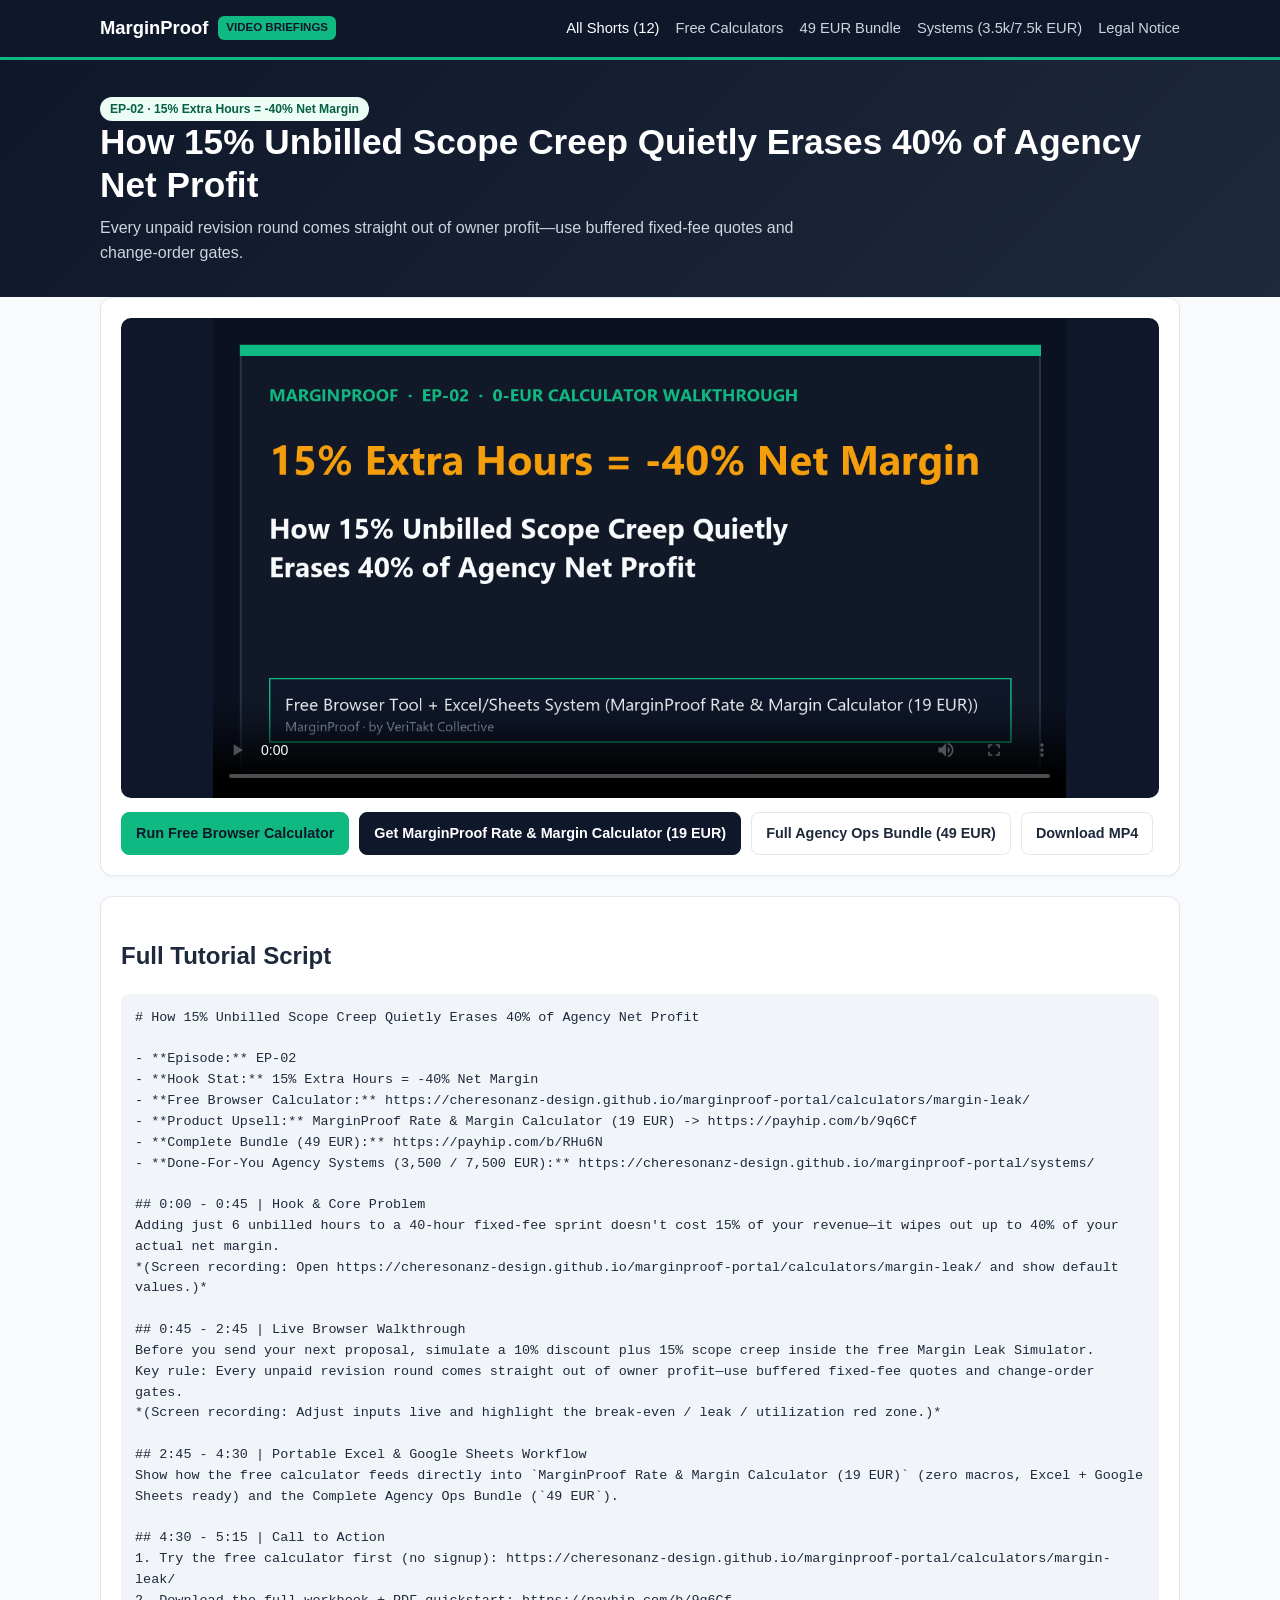
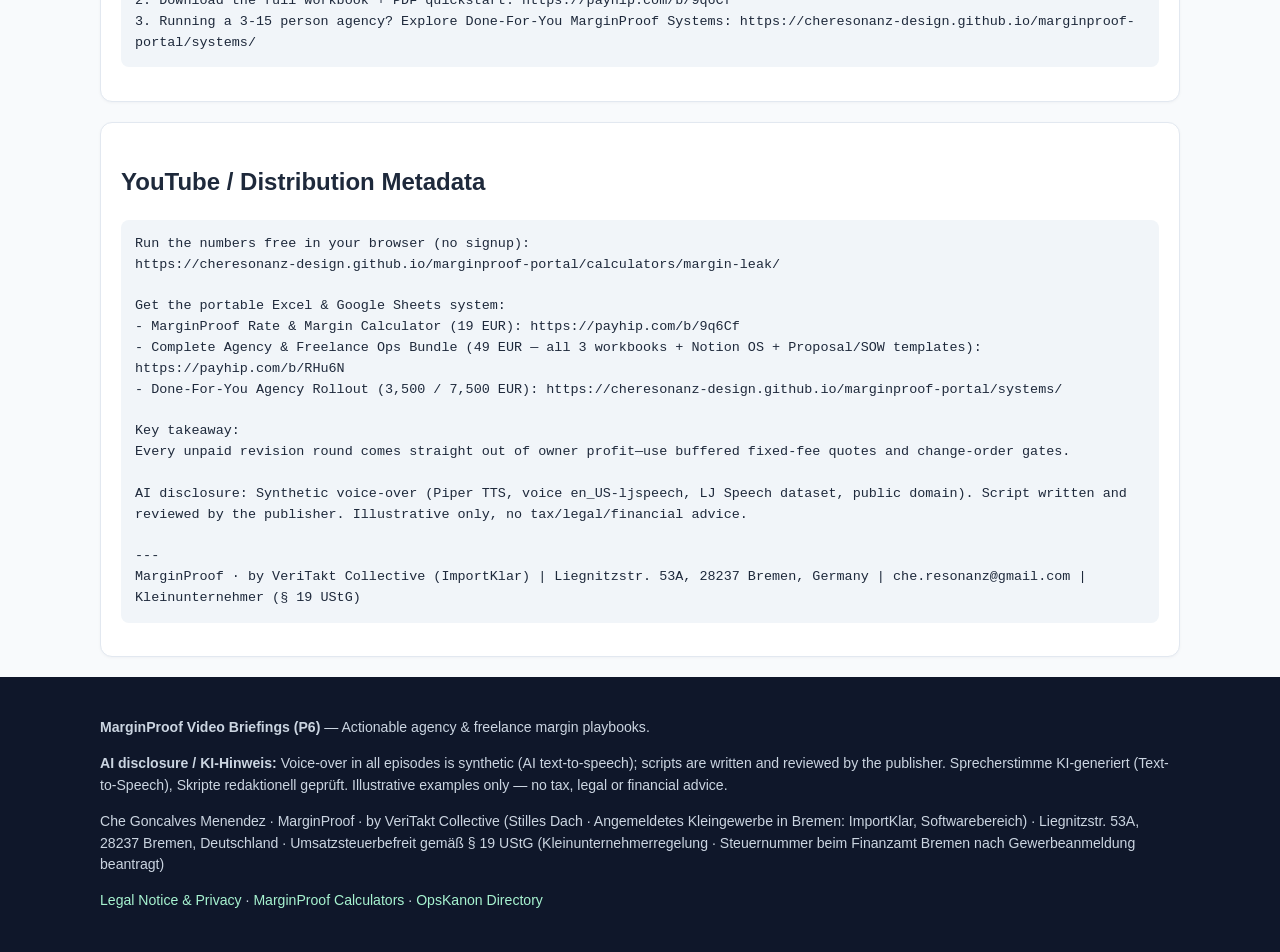
<file: episodes/ep02-scope-creep-margin-leak/index.html>
<!DOCTYPE html>
<html lang="en">
<head>
  <meta charset="utf-8" />
  <meta name="viewport" content="width=device-width, initial-scale=1" />
  <title>How 15% Unbilled Scope Creep Quietly Erases 40% of Agency Net Profit — MarginProof</title>
  <meta name="description" content="Every unpaid revision round comes straight out of owner profit—use buffered fixed-fee quotes and change-order gates." />
  <link rel="canonical" href="https://cheresonanz-design.github.io/marginproof-videos/episodes/ep02-scope-creep-margin-leak/" />
  <link rel="stylesheet" href="../../assets/styles.css" />
  <script type="application/ld+json">{"@context": "https://schema.org", "@type": "VideoObject", "name": "How 15% Unbilled Scope Creep Quietly Erases 40% of Agency Net Profit", "description": "Every unpaid revision round comes straight out of owner profit—use buffered fixed-fee quotes and change-order gates.", "thumbnailUrl": "https://cheresonanz-design.github.io/marginproof-videos/media/ep02-scope-creep-margin-leak/thumb_16x9.png", "contentUrl": "https://cheresonanz-design.github.io/marginproof-videos/media/ep02-scope-creep-margin-leak/short_9x16.mp4", "uploadDate": "2026-11-25", "publisher": {"@type": "Organization", "name": "MarginProof by VeriTakt Collective"}}</script>
</head>
<body>
  <header class="topbar">
    <div class="container topbar-inner">
      <a class="brand-mark" href="../../index.html">
        <span>MarginProof</span>
        <span class="brand-badge">VIDEO BRIEFINGS</span>
      </a>
      <nav class="nav-links" aria-label="Primary navigation">
        <a href="../../index.html" class="active">All Shorts (12)</a>
        <a href="https://cheresonanz-design.github.io/marginproof-portal/" target="_blank" rel="noopener">Free Calculators</a>
        <a href="https://payhip.com/b/RHu6N" target="_blank" rel="noopener">49 EUR Bundle</a>
        <a href="https://cheresonanz-design.github.io/marginproof-portal/systems/" target="_blank" rel="noopener">Systems (3.5k/7.5k EUR)</a>
        <a href="../../legal/" class="">Legal Notice</a>
      </nav>
    </div>
  </header>
  
  <section class="hero">
    <div class="container">
      <span class="pill">EP-02 · 15% Extra Hours = -40% Net Margin</span>
      <h1>How 15% Unbilled Scope Creep Quietly Erases 40% of Agency Net Profit</h1>
      <p>Every unpaid revision round comes straight out of owner profit—use buffered fixed-fee quotes and change-order gates.</p>
    </div>
  </section>
  <main class="container">
    <div class="card">
      <div class="video-frame">
        <video controls playsinline preload="metadata" poster="../../media/ep02-scope-creep-margin-leak/thumb_16x9.png">
          <source src="../../media/ep02-scope-creep-margin-leak/short_9x16.mp4" type="video/mp4" />
          <track kind="captions" srclang="en" label="English" src="../../media/ep02-scope-creep-margin-leak/captions_short.vtt" default />
        </video>
      </div>
      <div class="btn-row">
        <a href="https://cheresonanz-design.github.io/marginproof-portal/calculators/margin-leak/" class="btn btn-primary" target="_blank" rel="noopener">Run Free Browser Calculator</a>
        <a href="https://payhip.com/b/9q6Cf" class="btn btn-dark" target="_blank" rel="noopener">Get MarginProof Rate &amp; Margin Calculator (19 EUR)</a>
        <a href="https://payhip.com/b/RHu6N" class="btn" target="_blank" rel="noopener">Full Agency Ops Bundle (49 EUR)</a>
        <a href="../../media/ep02-scope-creep-margin-leak/short_9x16.mp4" class="btn" download>Download MP4</a>
      </div>
    </div>
    <div class="card">
      <h2>Full Tutorial Script</h2>
      <pre># How 15% Unbilled Scope Creep Quietly Erases 40% of Agency Net Profit

- **Episode:** EP-02
- **Hook Stat:** 15% Extra Hours = -40% Net Margin
- **Free Browser Calculator:** https://cheresonanz-design.github.io/marginproof-portal/calculators/margin-leak/
- **Product Upsell:** MarginProof Rate &amp; Margin Calculator (19 EUR) -&gt; https://payhip.com/b/9q6Cf
- **Complete Bundle (49 EUR):** https://payhip.com/b/RHu6N
- **Done-For-You Agency Systems (3,500 / 7,500 EUR):** https://cheresonanz-design.github.io/marginproof-portal/systems/

## 0:00 - 0:45 | Hook &amp; Core Problem
Adding just 6 unbilled hours to a 40-hour fixed-fee sprint doesn&#x27;t cost 15% of your revenue—it wipes out up to 40% of your actual net margin.
*(Screen recording: Open https://cheresonanz-design.github.io/marginproof-portal/calculators/margin-leak/ and show default values.)*

## 0:45 - 2:45 | Live Browser Walkthrough
Before you send your next proposal, simulate a 10% discount plus 15% scope creep inside the free Margin Leak Simulator.
Key rule: Every unpaid revision round comes straight out of owner profit—use buffered fixed-fee quotes and change-order gates.
*(Screen recording: Adjust inputs live and highlight the break-even / leak / utilization red zone.)*

## 2:45 - 4:30 | Portable Excel &amp; Google Sheets Workflow
Show how the free calculator feeds directly into `MarginProof Rate &amp; Margin Calculator (19 EUR)` (zero macros, Excel + Google Sheets ready) and the Complete Agency Ops Bundle (`49 EUR`).

## 4:30 - 5:15 | Call to Action
1. Try the free calculator first (no signup): https://cheresonanz-design.github.io/marginproof-portal/calculators/margin-leak/
2. Download the full workbook + PDF quickstart: https://payhip.com/b/9q6Cf
3. Running a 3-15 person agency? Explore Done-For-You MarginProof Systems: https://cheresonanz-design.github.io/marginproof-portal/systems/
</pre>
    </div>
    <div class="card">
      <h2>YouTube / Distribution Metadata</h2>
      <pre>Run the numbers free in your browser (no signup):
https://cheresonanz-design.github.io/marginproof-portal/calculators/margin-leak/

Get the portable Excel &amp; Google Sheets system:
- MarginProof Rate &amp; Margin Calculator (19 EUR): https://payhip.com/b/9q6Cf
- Complete Agency &amp; Freelance Ops Bundle (49 EUR — all 3 workbooks + Notion OS + Proposal/SOW templates): https://payhip.com/b/RHu6N
- Done-For-You Agency Rollout (3,500 / 7,500 EUR): https://cheresonanz-design.github.io/marginproof-portal/systems/

Key takeaway:
Every unpaid revision round comes straight out of owner profit—use buffered fixed-fee quotes and change-order gates.

AI disclosure: Synthetic voice-over (Piper TTS, voice en_US-ljspeech, LJ Speech dataset, public domain). Script written and reviewed by the publisher. Illustrative only, no tax/legal/financial advice.

---
MarginProof · by VeriTakt Collective (ImportKlar) | Liegnitzstr. 53A, 28237 Bremen, Germany | che.resonanz@gmail.com | Kleinunternehmer (§ 19 UStG)
</pre>
    </div>
  </main>
  <footer class="footer">
    <div class="container">
      <p><strong>MarginProof Video Briefings (P6)</strong> — Actionable agency &amp; freelance margin playbooks.</p>
      <p><strong>AI disclosure / KI-Hinweis:</strong> Voice-over in all episodes is synthetic (AI text-to-speech); scripts are written and reviewed by the publisher. Sprecherstimme KI-generiert (Text-to-Speech), Skripte redaktionell geprüft. Illustrative examples only — no tax, legal or financial advice.</p>
      <p>Che Goncalves Menendez · MarginProof · by VeriTakt Collective (Stilles Dach · Angemeldetes Kleingewerbe in Bremen: ImportKlar, Softwarebereich) · Liegnitzstr. 53A, 28237 Bremen, Deutschland · Umsatzsteuerbefreit gemäß § 19 UStG (Kleinunternehmerregelung · Steuernummer beim Finanzamt Bremen nach Gewerbeanmeldung beantragt)</p>
      <p>
        <a href="../../legal/">Legal Notice &amp; Privacy</a> ·
        <a href="https://cheresonanz-design.github.io/marginproof-portal/" target="_blank" rel="noopener">MarginProof Calculators</a> ·
        <a href="https://cheresonanz-design.github.io/opskanon-directory/" target="_blank" rel="noopener">OpsKanon Directory</a>
      </p>
    </div>
  </footer>
</body>
</html>
</file>
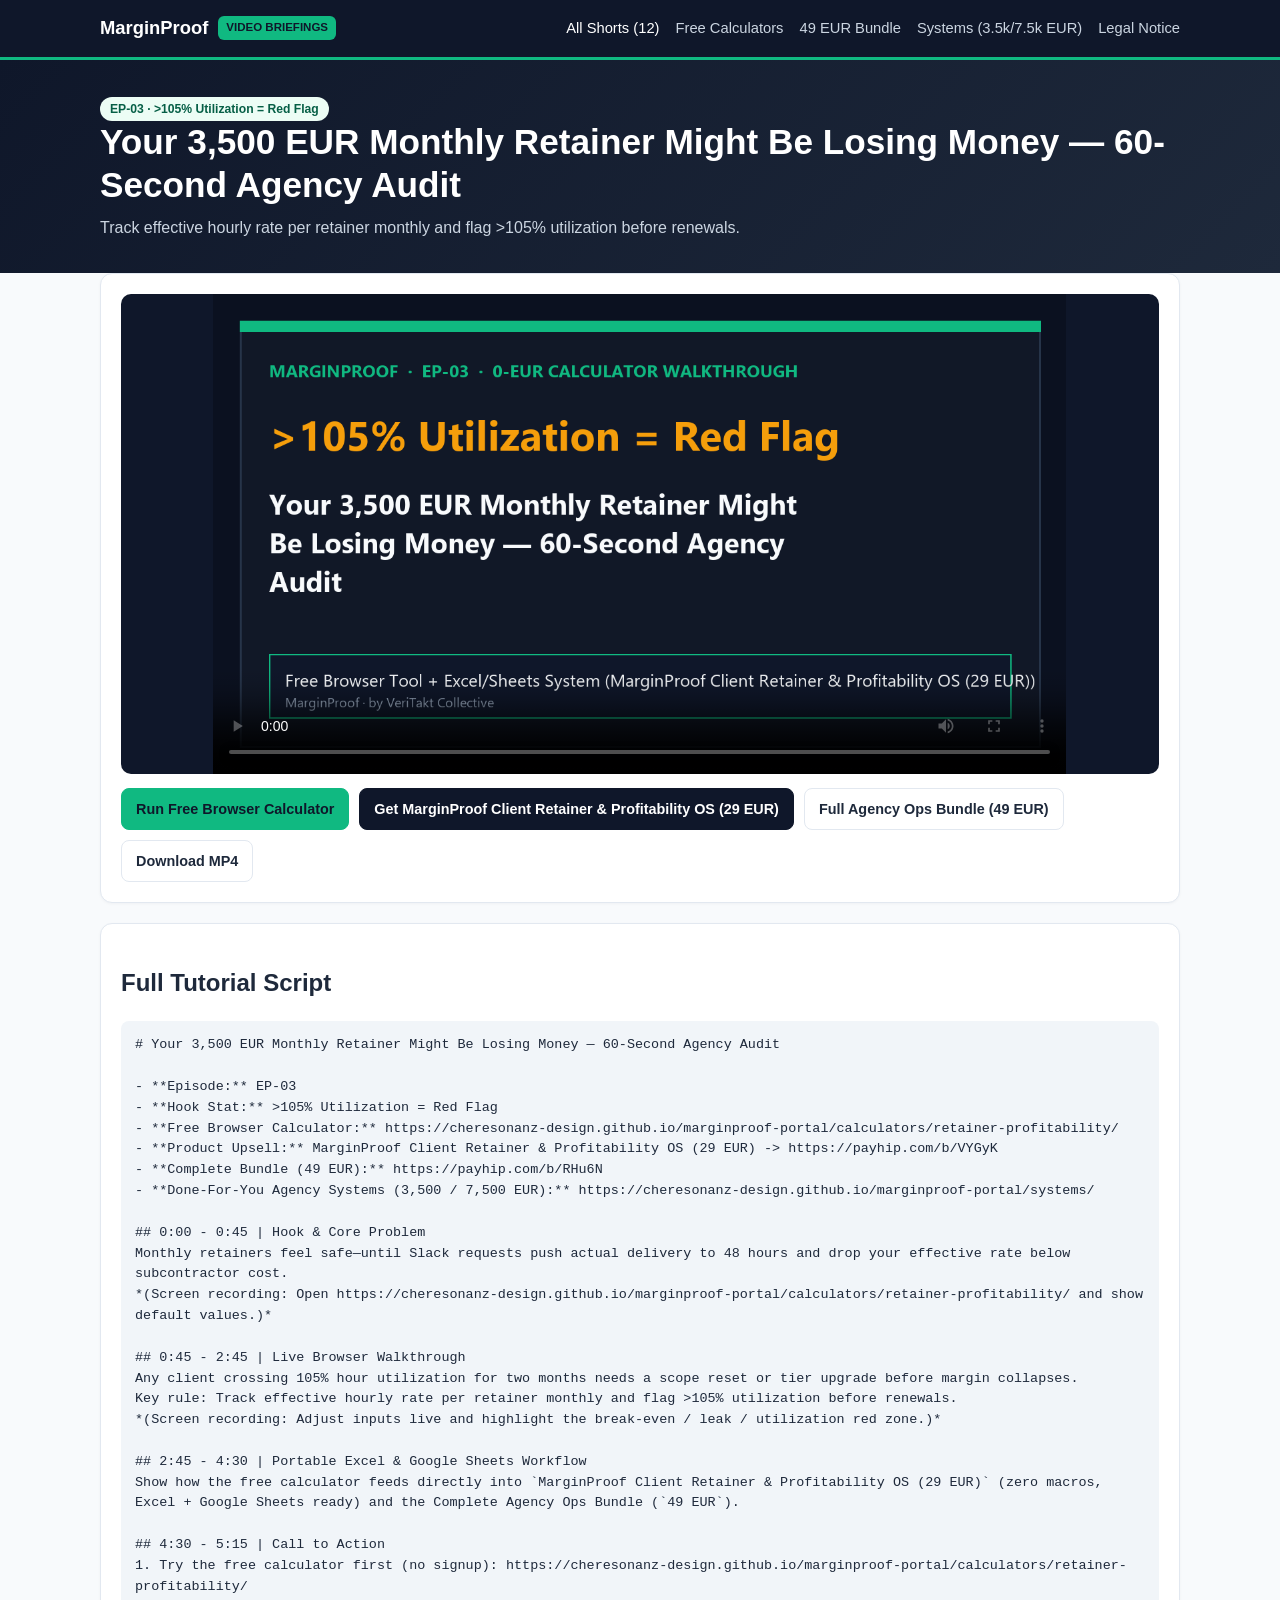
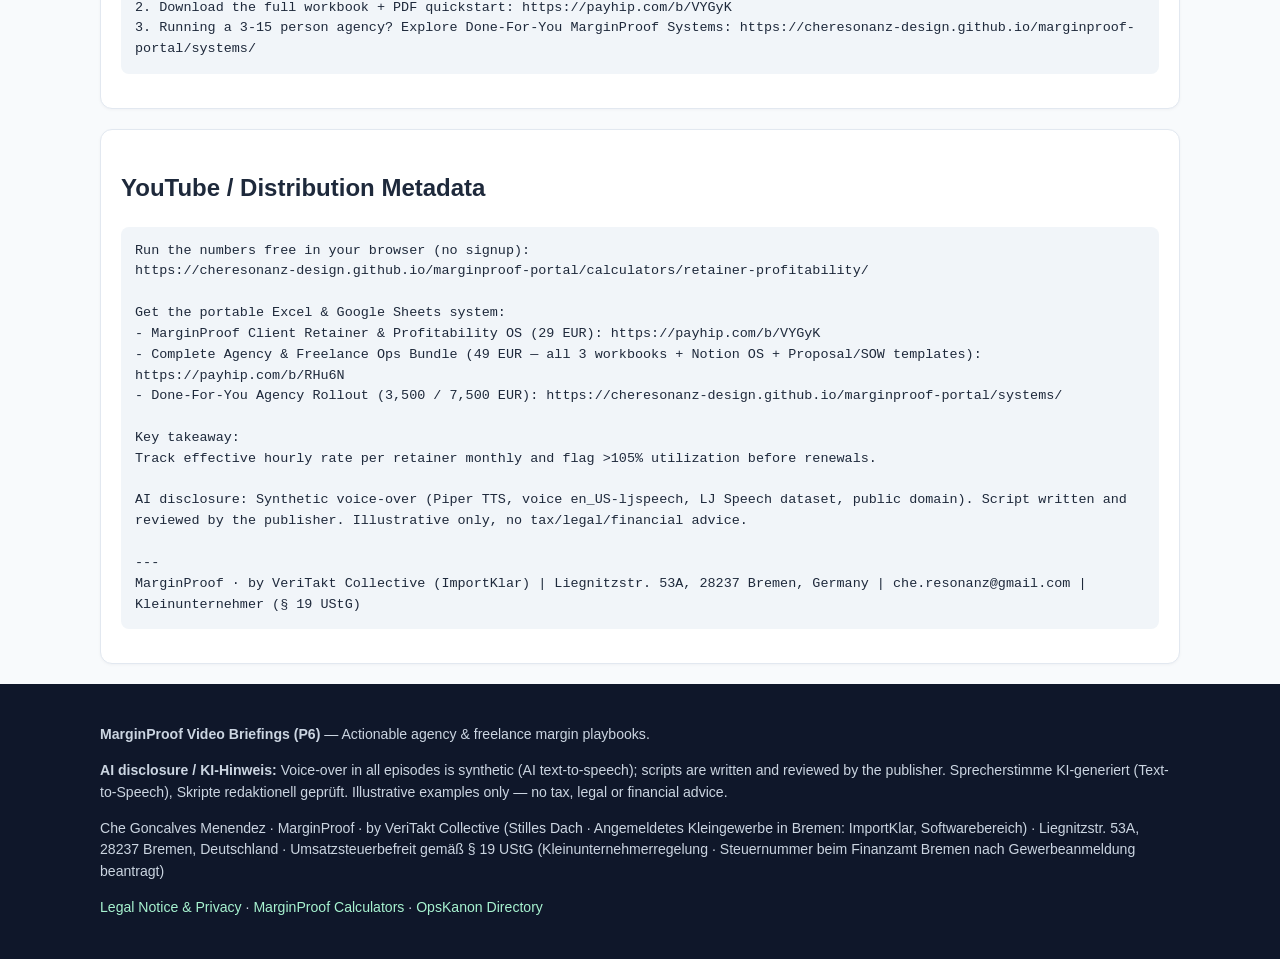
<file: episodes/ep03-retainer-over-servicing/index.html>
<!DOCTYPE html>
<html lang="en">
<head>
  <meta charset="utf-8" />
  <meta name="viewport" content="width=device-width, initial-scale=1" />
  <title>Your 3,500 EUR Monthly Retainer Might Be Losing Money — 60-Second Agency Audit — MarginProof</title>
  <meta name="description" content="Track effective hourly rate per retainer monthly and flag &gt;105% utilization before renewals." />
  <link rel="canonical" href="https://cheresonanz-design.github.io/marginproof-videos/episodes/ep03-retainer-over-servicing/" />
  <link rel="stylesheet" href="../../assets/styles.css" />
  <script type="application/ld+json">{"@context": "https://schema.org", "@type": "VideoObject", "name": "Your 3,500 EUR Monthly Retainer Might Be Losing Money — 60-Second Agency Audit", "description": "Track effective hourly rate per retainer monthly and flag >105% utilization before renewals.", "thumbnailUrl": "https://cheresonanz-design.github.io/marginproof-videos/media/ep03-retainer-over-servicing/thumb_16x9.png", "contentUrl": "https://cheresonanz-design.github.io/marginproof-videos/media/ep03-retainer-over-servicing/short_9x16.mp4", "uploadDate": "2026-11-25", "publisher": {"@type": "Organization", "name": "MarginProof by VeriTakt Collective"}}</script>
</head>
<body>
  <header class="topbar">
    <div class="container topbar-inner">
      <a class="brand-mark" href="../../index.html">
        <span>MarginProof</span>
        <span class="brand-badge">VIDEO BRIEFINGS</span>
      </a>
      <nav class="nav-links" aria-label="Primary navigation">
        <a href="../../index.html" class="active">All Shorts (12)</a>
        <a href="https://cheresonanz-design.github.io/marginproof-portal/" target="_blank" rel="noopener">Free Calculators</a>
        <a href="https://payhip.com/b/RHu6N" target="_blank" rel="noopener">49 EUR Bundle</a>
        <a href="https://cheresonanz-design.github.io/marginproof-portal/systems/" target="_blank" rel="noopener">Systems (3.5k/7.5k EUR)</a>
        <a href="../../legal/" class="">Legal Notice</a>
      </nav>
    </div>
  </header>
  
  <section class="hero">
    <div class="container">
      <span class="pill">EP-03 · &gt;105% Utilization = Red Flag</span>
      <h1>Your 3,500 EUR Monthly Retainer Might Be Losing Money — 60-Second Agency Audit</h1>
      <p>Track effective hourly rate per retainer monthly and flag &gt;105% utilization before renewals.</p>
    </div>
  </section>
  <main class="container">
    <div class="card">
      <div class="video-frame">
        <video controls playsinline preload="metadata" poster="../../media/ep03-retainer-over-servicing/thumb_16x9.png">
          <source src="../../media/ep03-retainer-over-servicing/short_9x16.mp4" type="video/mp4" />
          <track kind="captions" srclang="en" label="English" src="../../media/ep03-retainer-over-servicing/captions_short.vtt" default />
        </video>
      </div>
      <div class="btn-row">
        <a href="https://cheresonanz-design.github.io/marginproof-portal/calculators/retainer-profitability/" class="btn btn-primary" target="_blank" rel="noopener">Run Free Browser Calculator</a>
        <a href="https://payhip.com/b/VYGyK" class="btn btn-dark" target="_blank" rel="noopener">Get MarginProof Client Retainer &amp; Profitability OS (29 EUR)</a>
        <a href="https://payhip.com/b/RHu6N" class="btn" target="_blank" rel="noopener">Full Agency Ops Bundle (49 EUR)</a>
        <a href="../../media/ep03-retainer-over-servicing/short_9x16.mp4" class="btn" download>Download MP4</a>
      </div>
    </div>
    <div class="card">
      <h2>Full Tutorial Script</h2>
      <pre># Your 3,500 EUR Monthly Retainer Might Be Losing Money — 60-Second Agency Audit

- **Episode:** EP-03
- **Hook Stat:** &gt;105% Utilization = Red Flag
- **Free Browser Calculator:** https://cheresonanz-design.github.io/marginproof-portal/calculators/retainer-profitability/
- **Product Upsell:** MarginProof Client Retainer &amp; Profitability OS (29 EUR) -&gt; https://payhip.com/b/VYGyK
- **Complete Bundle (49 EUR):** https://payhip.com/b/RHu6N
- **Done-For-You Agency Systems (3,500 / 7,500 EUR):** https://cheresonanz-design.github.io/marginproof-portal/systems/

## 0:00 - 0:45 | Hook &amp; Core Problem
Monthly retainers feel safe—until Slack requests push actual delivery to 48 hours and drop your effective rate below subcontractor cost.
*(Screen recording: Open https://cheresonanz-design.github.io/marginproof-portal/calculators/retainer-profitability/ and show default values.)*

## 0:45 - 2:45 | Live Browser Walkthrough
Any client crossing 105% hour utilization for two months needs a scope reset or tier upgrade before margin collapses.
Key rule: Track effective hourly rate per retainer monthly and flag &gt;105% utilization before renewals.
*(Screen recording: Adjust inputs live and highlight the break-even / leak / utilization red zone.)*

## 2:45 - 4:30 | Portable Excel &amp; Google Sheets Workflow
Show how the free calculator feeds directly into `MarginProof Client Retainer &amp; Profitability OS (29 EUR)` (zero macros, Excel + Google Sheets ready) and the Complete Agency Ops Bundle (`49 EUR`).

## 4:30 - 5:15 | Call to Action
1. Try the free calculator first (no signup): https://cheresonanz-design.github.io/marginproof-portal/calculators/retainer-profitability/
2. Download the full workbook + PDF quickstart: https://payhip.com/b/VYGyK
3. Running a 3-15 person agency? Explore Done-For-You MarginProof Systems: https://cheresonanz-design.github.io/marginproof-portal/systems/
</pre>
    </div>
    <div class="card">
      <h2>YouTube / Distribution Metadata</h2>
      <pre>Run the numbers free in your browser (no signup):
https://cheresonanz-design.github.io/marginproof-portal/calculators/retainer-profitability/

Get the portable Excel &amp; Google Sheets system:
- MarginProof Client Retainer &amp; Profitability OS (29 EUR): https://payhip.com/b/VYGyK
- Complete Agency &amp; Freelance Ops Bundle (49 EUR — all 3 workbooks + Notion OS + Proposal/SOW templates): https://payhip.com/b/RHu6N
- Done-For-You Agency Rollout (3,500 / 7,500 EUR): https://cheresonanz-design.github.io/marginproof-portal/systems/

Key takeaway:
Track effective hourly rate per retainer monthly and flag &gt;105% utilization before renewals.

AI disclosure: Synthetic voice-over (Piper TTS, voice en_US-ljspeech, LJ Speech dataset, public domain). Script written and reviewed by the publisher. Illustrative only, no tax/legal/financial advice.

---
MarginProof · by VeriTakt Collective (ImportKlar) | Liegnitzstr. 53A, 28237 Bremen, Germany | che.resonanz@gmail.com | Kleinunternehmer (§ 19 UStG)
</pre>
    </div>
  </main>
  <footer class="footer">
    <div class="container">
      <p><strong>MarginProof Video Briefings (P6)</strong> — Actionable agency &amp; freelance margin playbooks.</p>
      <p><strong>AI disclosure / KI-Hinweis:</strong> Voice-over in all episodes is synthetic (AI text-to-speech); scripts are written and reviewed by the publisher. Sprecherstimme KI-generiert (Text-to-Speech), Skripte redaktionell geprüft. Illustrative examples only — no tax, legal or financial advice.</p>
      <p>Che Goncalves Menendez · MarginProof · by VeriTakt Collective (Stilles Dach · Angemeldetes Kleingewerbe in Bremen: ImportKlar, Softwarebereich) · Liegnitzstr. 53A, 28237 Bremen, Deutschland · Umsatzsteuerbefreit gemäß § 19 UStG (Kleinunternehmerregelung · Steuernummer beim Finanzamt Bremen nach Gewerbeanmeldung beantragt)</p>
      <p>
        <a href="../../legal/">Legal Notice &amp; Privacy</a> ·
        <a href="https://cheresonanz-design.github.io/marginproof-portal/" target="_blank" rel="noopener">MarginProof Calculators</a> ·
        <a href="https://cheresonanz-design.github.io/opskanon-directory/" target="_blank" rel="noopener">OpsKanon Directory</a>
      </p>
    </div>
  </footer>
</body>
</html>
</file>
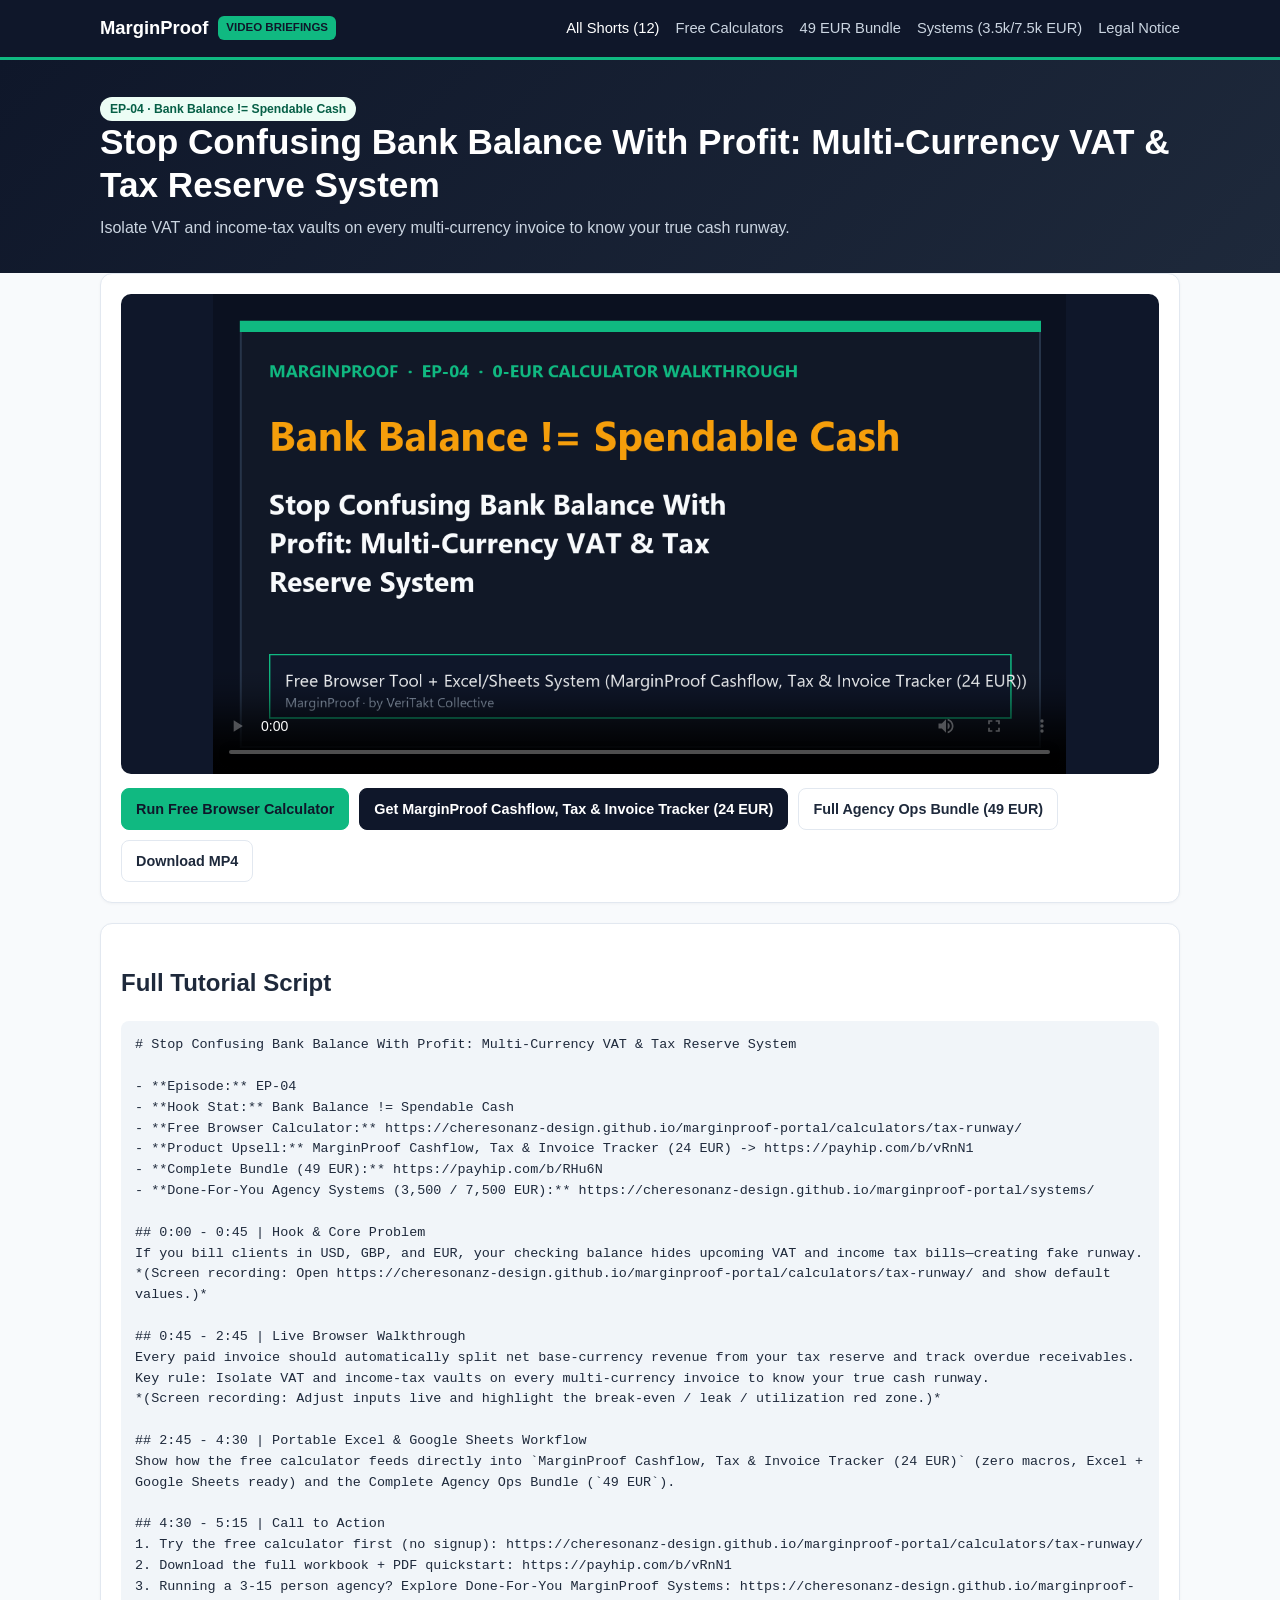
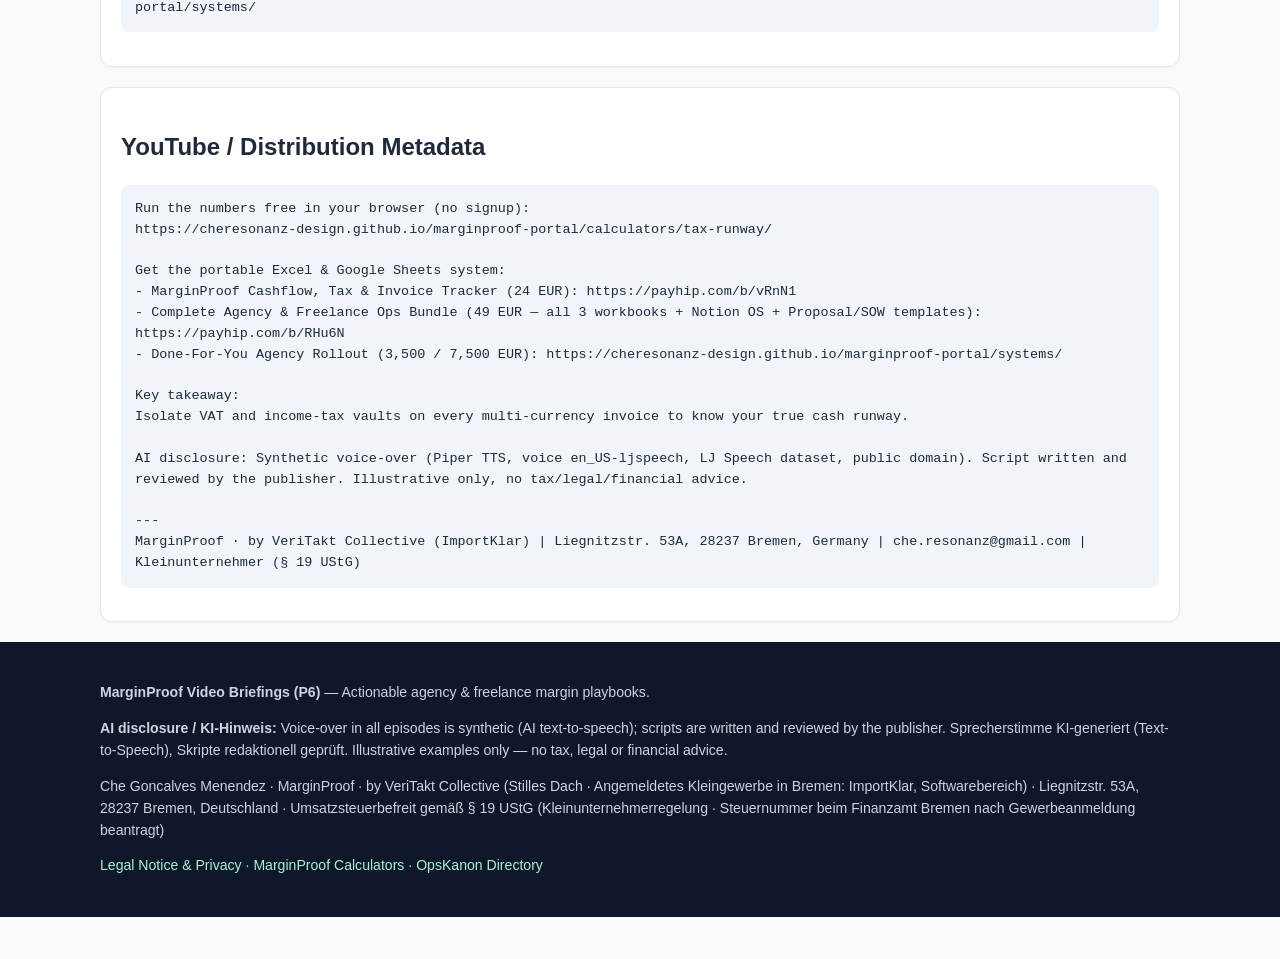
<file: episodes/ep04-multi-currency-tax-vault/index.html>
<!DOCTYPE html>
<html lang="en">
<head>
  <meta charset="utf-8" />
  <meta name="viewport" content="width=device-width, initial-scale=1" />
  <title>Stop Confusing Bank Balance With Profit: Multi-Currency VAT &amp; Tax Reserve System — MarginProof</title>
  <meta name="description" content="Isolate VAT and income-tax vaults on every multi-currency invoice to know your true cash runway." />
  <link rel="canonical" href="https://cheresonanz-design.github.io/marginproof-videos/episodes/ep04-multi-currency-tax-vault/" />
  <link rel="stylesheet" href="../../assets/styles.css" />
  <script type="application/ld+json">{"@context": "https://schema.org", "@type": "VideoObject", "name": "Stop Confusing Bank Balance With Profit: Multi-Currency VAT & Tax Reserve System", "description": "Isolate VAT and income-tax vaults on every multi-currency invoice to know your true cash runway.", "thumbnailUrl": "https://cheresonanz-design.github.io/marginproof-videos/media/ep04-multi-currency-tax-vault/thumb_16x9.png", "contentUrl": "https://cheresonanz-design.github.io/marginproof-videos/media/ep04-multi-currency-tax-vault/short_9x16.mp4", "uploadDate": "2026-11-25", "publisher": {"@type": "Organization", "name": "MarginProof by VeriTakt Collective"}}</script>
</head>
<body>
  <header class="topbar">
    <div class="container topbar-inner">
      <a class="brand-mark" href="../../index.html">
        <span>MarginProof</span>
        <span class="brand-badge">VIDEO BRIEFINGS</span>
      </a>
      <nav class="nav-links" aria-label="Primary navigation">
        <a href="../../index.html" class="active">All Shorts (12)</a>
        <a href="https://cheresonanz-design.github.io/marginproof-portal/" target="_blank" rel="noopener">Free Calculators</a>
        <a href="https://payhip.com/b/RHu6N" target="_blank" rel="noopener">49 EUR Bundle</a>
        <a href="https://cheresonanz-design.github.io/marginproof-portal/systems/" target="_blank" rel="noopener">Systems (3.5k/7.5k EUR)</a>
        <a href="../../legal/" class="">Legal Notice</a>
      </nav>
    </div>
  </header>
  
  <section class="hero">
    <div class="container">
      <span class="pill">EP-04 · Bank Balance != Spendable Cash</span>
      <h1>Stop Confusing Bank Balance With Profit: Multi-Currency VAT &amp; Tax Reserve System</h1>
      <p>Isolate VAT and income-tax vaults on every multi-currency invoice to know your true cash runway.</p>
    </div>
  </section>
  <main class="container">
    <div class="card">
      <div class="video-frame">
        <video controls playsinline preload="metadata" poster="../../media/ep04-multi-currency-tax-vault/thumb_16x9.png">
          <source src="../../media/ep04-multi-currency-tax-vault/short_9x16.mp4" type="video/mp4" />
          <track kind="captions" srclang="en" label="English" src="../../media/ep04-multi-currency-tax-vault/captions_short.vtt" default />
        </video>
      </div>
      <div class="btn-row">
        <a href="https://cheresonanz-design.github.io/marginproof-portal/calculators/tax-runway/" class="btn btn-primary" target="_blank" rel="noopener">Run Free Browser Calculator</a>
        <a href="https://payhip.com/b/vRnN1" class="btn btn-dark" target="_blank" rel="noopener">Get MarginProof Cashflow, Tax &amp; Invoice Tracker (24 EUR)</a>
        <a href="https://payhip.com/b/RHu6N" class="btn" target="_blank" rel="noopener">Full Agency Ops Bundle (49 EUR)</a>
        <a href="../../media/ep04-multi-currency-tax-vault/short_9x16.mp4" class="btn" download>Download MP4</a>
      </div>
    </div>
    <div class="card">
      <h2>Full Tutorial Script</h2>
      <pre># Stop Confusing Bank Balance With Profit: Multi-Currency VAT &amp; Tax Reserve System

- **Episode:** EP-04
- **Hook Stat:** Bank Balance != Spendable Cash
- **Free Browser Calculator:** https://cheresonanz-design.github.io/marginproof-portal/calculators/tax-runway/
- **Product Upsell:** MarginProof Cashflow, Tax &amp; Invoice Tracker (24 EUR) -&gt; https://payhip.com/b/vRnN1
- **Complete Bundle (49 EUR):** https://payhip.com/b/RHu6N
- **Done-For-You Agency Systems (3,500 / 7,500 EUR):** https://cheresonanz-design.github.io/marginproof-portal/systems/

## 0:00 - 0:45 | Hook &amp; Core Problem
If you bill clients in USD, GBP, and EUR, your checking balance hides upcoming VAT and income tax bills—creating fake runway.
*(Screen recording: Open https://cheresonanz-design.github.io/marginproof-portal/calculators/tax-runway/ and show default values.)*

## 0:45 - 2:45 | Live Browser Walkthrough
Every paid invoice should automatically split net base-currency revenue from your tax reserve and track overdue receivables.
Key rule: Isolate VAT and income-tax vaults on every multi-currency invoice to know your true cash runway.
*(Screen recording: Adjust inputs live and highlight the break-even / leak / utilization red zone.)*

## 2:45 - 4:30 | Portable Excel &amp; Google Sheets Workflow
Show how the free calculator feeds directly into `MarginProof Cashflow, Tax &amp; Invoice Tracker (24 EUR)` (zero macros, Excel + Google Sheets ready) and the Complete Agency Ops Bundle (`49 EUR`).

## 4:30 - 5:15 | Call to Action
1. Try the free calculator first (no signup): https://cheresonanz-design.github.io/marginproof-portal/calculators/tax-runway/
2. Download the full workbook + PDF quickstart: https://payhip.com/b/vRnN1
3. Running a 3-15 person agency? Explore Done-For-You MarginProof Systems: https://cheresonanz-design.github.io/marginproof-portal/systems/
</pre>
    </div>
    <div class="card">
      <h2>YouTube / Distribution Metadata</h2>
      <pre>Run the numbers free in your browser (no signup):
https://cheresonanz-design.github.io/marginproof-portal/calculators/tax-runway/

Get the portable Excel &amp; Google Sheets system:
- MarginProof Cashflow, Tax &amp; Invoice Tracker (24 EUR): https://payhip.com/b/vRnN1
- Complete Agency &amp; Freelance Ops Bundle (49 EUR — all 3 workbooks + Notion OS + Proposal/SOW templates): https://payhip.com/b/RHu6N
- Done-For-You Agency Rollout (3,500 / 7,500 EUR): https://cheresonanz-design.github.io/marginproof-portal/systems/

Key takeaway:
Isolate VAT and income-tax vaults on every multi-currency invoice to know your true cash runway.

AI disclosure: Synthetic voice-over (Piper TTS, voice en_US-ljspeech, LJ Speech dataset, public domain). Script written and reviewed by the publisher. Illustrative only, no tax/legal/financial advice.

---
MarginProof · by VeriTakt Collective (ImportKlar) | Liegnitzstr. 53A, 28237 Bremen, Germany | che.resonanz@gmail.com | Kleinunternehmer (§ 19 UStG)
</pre>
    </div>
  </main>
  <footer class="footer">
    <div class="container">
      <p><strong>MarginProof Video Briefings (P6)</strong> — Actionable agency &amp; freelance margin playbooks.</p>
      <p><strong>AI disclosure / KI-Hinweis:</strong> Voice-over in all episodes is synthetic (AI text-to-speech); scripts are written and reviewed by the publisher. Sprecherstimme KI-generiert (Text-to-Speech), Skripte redaktionell geprüft. Illustrative examples only — no tax, legal or financial advice.</p>
      <p>Che Goncalves Menendez · MarginProof · by VeriTakt Collective (Stilles Dach · Angemeldetes Kleingewerbe in Bremen: ImportKlar, Softwarebereich) · Liegnitzstr. 53A, 28237 Bremen, Deutschland · Umsatzsteuerbefreit gemäß § 19 UStG (Kleinunternehmerregelung · Steuernummer beim Finanzamt Bremen nach Gewerbeanmeldung beantragt)</p>
      <p>
        <a href="../../legal/">Legal Notice &amp; Privacy</a> ·
        <a href="https://cheresonanz-design.github.io/marginproof-portal/" target="_blank" rel="noopener">MarginProof Calculators</a> ·
        <a href="https://cheresonanz-design.github.io/opskanon-directory/" target="_blank" rel="noopener">OpsKanon Directory</a>
      </p>
    </div>
  </footer>
</body>
</html>
</file>
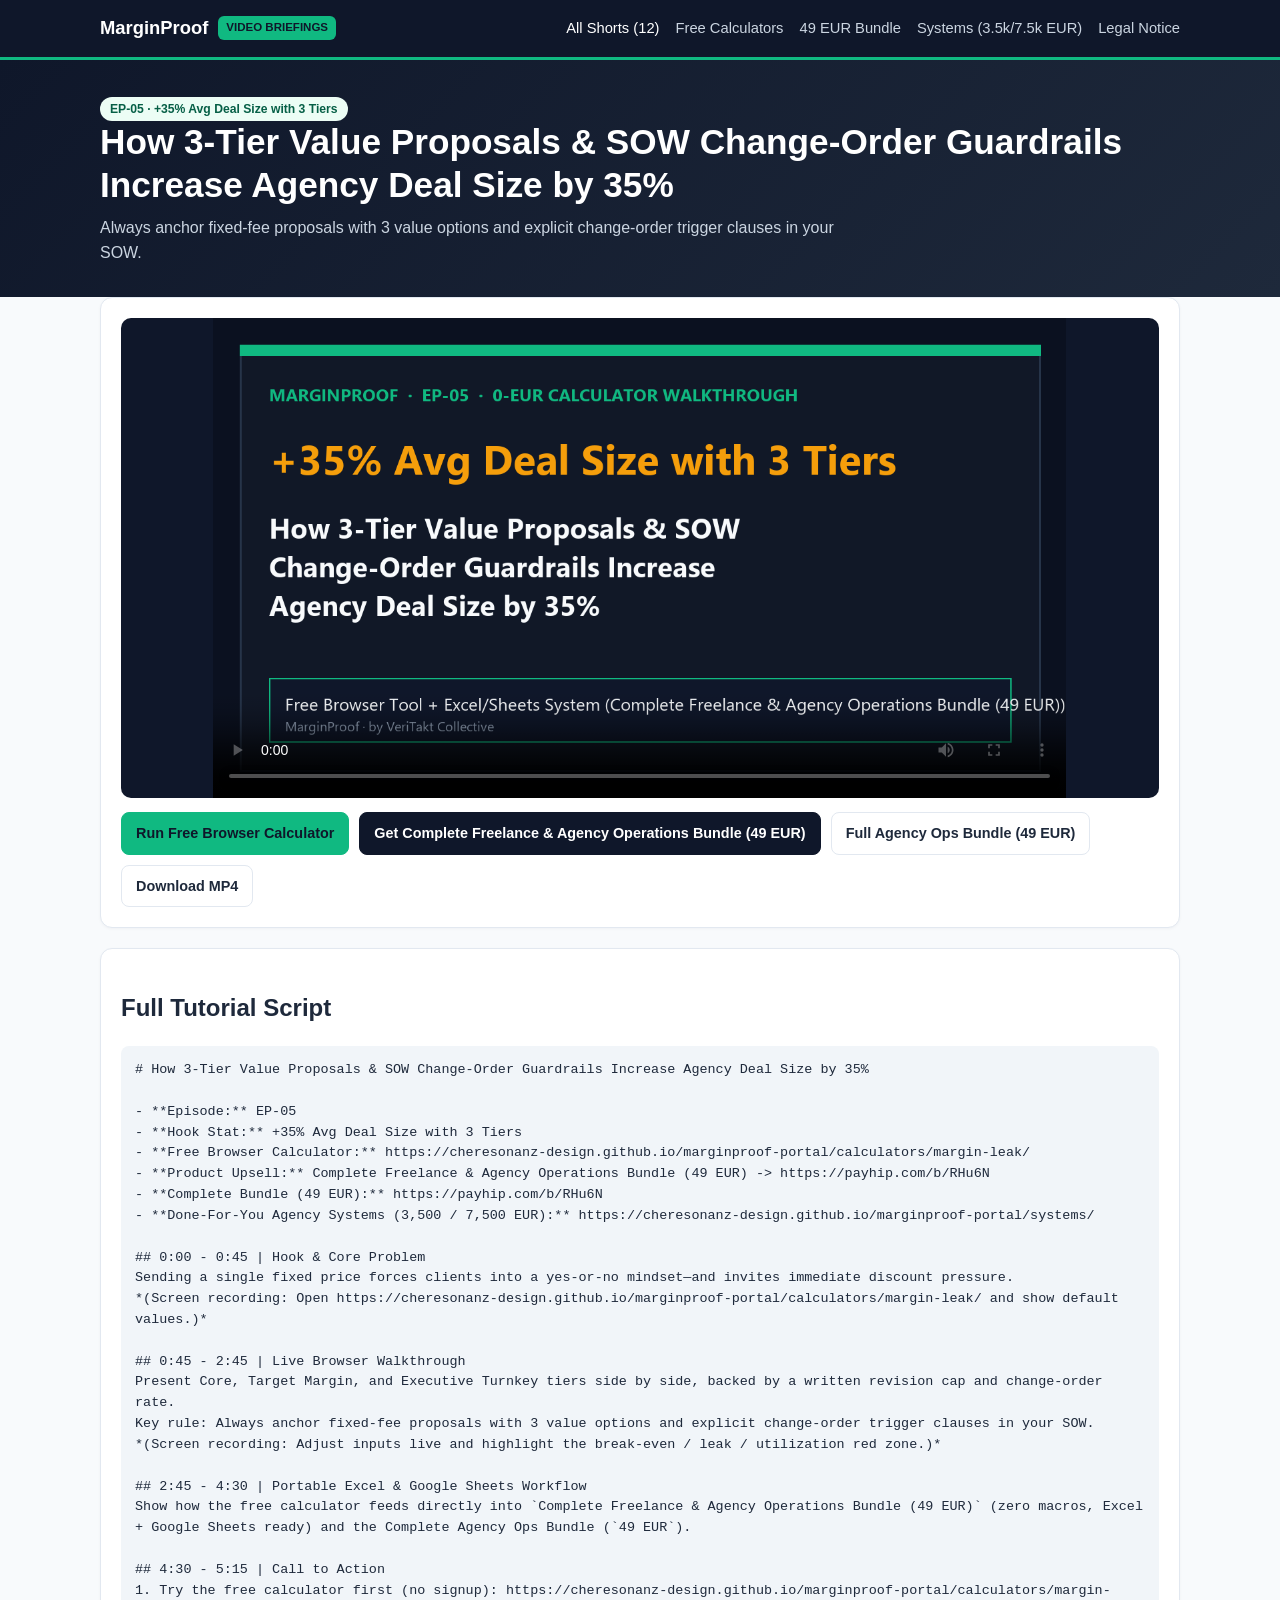
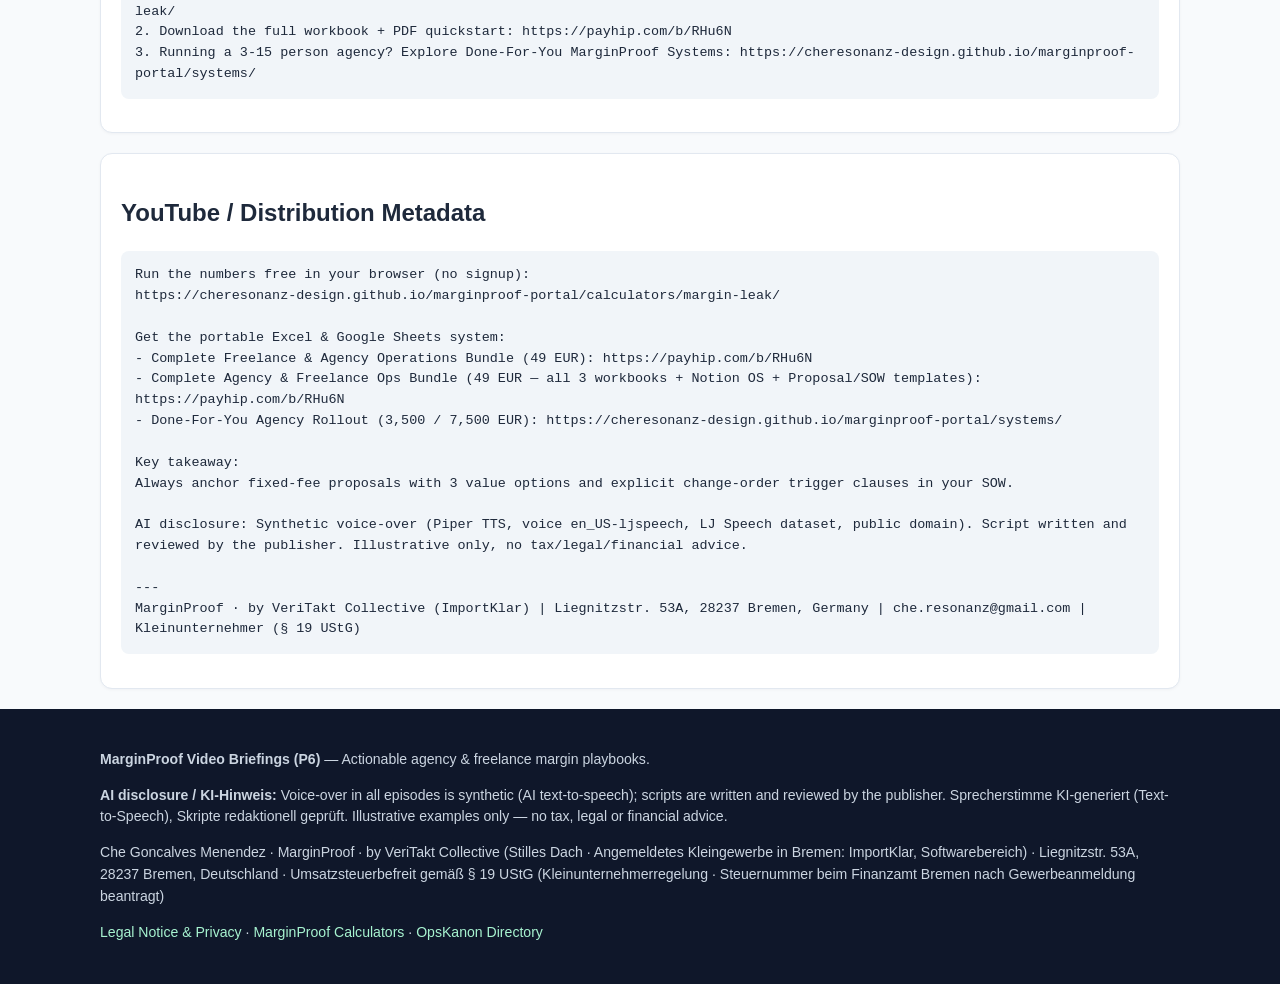
<file: episodes/ep05-3-tier-proposal-sow-guardrails/index.html>
<!DOCTYPE html>
<html lang="en">
<head>
  <meta charset="utf-8" />
  <meta name="viewport" content="width=device-width, initial-scale=1" />
  <title>How 3-Tier Value Proposals &amp; SOW Change-Order Guardrails Increase Agency Deal Size by 35% — MarginProof</title>
  <meta name="description" content="Always anchor fixed-fee proposals with 3 value options and explicit change-order trigger clauses in your SOW." />
  <link rel="canonical" href="https://cheresonanz-design.github.io/marginproof-videos/episodes/ep05-3-tier-proposal-sow-guardrails/" />
  <link rel="stylesheet" href="../../assets/styles.css" />
  <script type="application/ld+json">{"@context": "https://schema.org", "@type": "VideoObject", "name": "How 3-Tier Value Proposals & SOW Change-Order Guardrails Increase Agency Deal Size by 35%", "description": "Always anchor fixed-fee proposals with 3 value options and explicit change-order trigger clauses in your SOW.", "thumbnailUrl": "https://cheresonanz-design.github.io/marginproof-videos/media/ep05-3-tier-proposal-sow-guardrails/thumb_16x9.png", "contentUrl": "https://cheresonanz-design.github.io/marginproof-videos/media/ep05-3-tier-proposal-sow-guardrails/short_9x16.mp4", "uploadDate": "2026-11-25", "publisher": {"@type": "Organization", "name": "MarginProof by VeriTakt Collective"}}</script>
</head>
<body>
  <header class="topbar">
    <div class="container topbar-inner">
      <a class="brand-mark" href="../../index.html">
        <span>MarginProof</span>
        <span class="brand-badge">VIDEO BRIEFINGS</span>
      </a>
      <nav class="nav-links" aria-label="Primary navigation">
        <a href="../../index.html" class="active">All Shorts (12)</a>
        <a href="https://cheresonanz-design.github.io/marginproof-portal/" target="_blank" rel="noopener">Free Calculators</a>
        <a href="https://payhip.com/b/RHu6N" target="_blank" rel="noopener">49 EUR Bundle</a>
        <a href="https://cheresonanz-design.github.io/marginproof-portal/systems/" target="_blank" rel="noopener">Systems (3.5k/7.5k EUR)</a>
        <a href="../../legal/" class="">Legal Notice</a>
      </nav>
    </div>
  </header>
  
  <section class="hero">
    <div class="container">
      <span class="pill">EP-05 · +35% Avg Deal Size with 3 Tiers</span>
      <h1>How 3-Tier Value Proposals &amp; SOW Change-Order Guardrails Increase Agency Deal Size by 35%</h1>
      <p>Always anchor fixed-fee proposals with 3 value options and explicit change-order trigger clauses in your SOW.</p>
    </div>
  </section>
  <main class="container">
    <div class="card">
      <div class="video-frame">
        <video controls playsinline preload="metadata" poster="../../media/ep05-3-tier-proposal-sow-guardrails/thumb_16x9.png">
          <source src="../../media/ep05-3-tier-proposal-sow-guardrails/short_9x16.mp4" type="video/mp4" />
          <track kind="captions" srclang="en" label="English" src="../../media/ep05-3-tier-proposal-sow-guardrails/captions_short.vtt" default />
        </video>
      </div>
      <div class="btn-row">
        <a href="https://cheresonanz-design.github.io/marginproof-portal/calculators/margin-leak/" class="btn btn-primary" target="_blank" rel="noopener">Run Free Browser Calculator</a>
        <a href="https://payhip.com/b/RHu6N" class="btn btn-dark" target="_blank" rel="noopener">Get Complete Freelance &amp; Agency Operations Bundle (49 EUR)</a>
        <a href="https://payhip.com/b/RHu6N" class="btn" target="_blank" rel="noopener">Full Agency Ops Bundle (49 EUR)</a>
        <a href="../../media/ep05-3-tier-proposal-sow-guardrails/short_9x16.mp4" class="btn" download>Download MP4</a>
      </div>
    </div>
    <div class="card">
      <h2>Full Tutorial Script</h2>
      <pre># How 3-Tier Value Proposals &amp; SOW Change-Order Guardrails Increase Agency Deal Size by 35%

- **Episode:** EP-05
- **Hook Stat:** +35% Avg Deal Size with 3 Tiers
- **Free Browser Calculator:** https://cheresonanz-design.github.io/marginproof-portal/calculators/margin-leak/
- **Product Upsell:** Complete Freelance &amp; Agency Operations Bundle (49 EUR) -&gt; https://payhip.com/b/RHu6N
- **Complete Bundle (49 EUR):** https://payhip.com/b/RHu6N
- **Done-For-You Agency Systems (3,500 / 7,500 EUR):** https://cheresonanz-design.github.io/marginproof-portal/systems/

## 0:00 - 0:45 | Hook &amp; Core Problem
Sending a single fixed price forces clients into a yes-or-no mindset—and invites immediate discount pressure.
*(Screen recording: Open https://cheresonanz-design.github.io/marginproof-portal/calculators/margin-leak/ and show default values.)*

## 0:45 - 2:45 | Live Browser Walkthrough
Present Core, Target Margin, and Executive Turnkey tiers side by side, backed by a written revision cap and change-order rate.
Key rule: Always anchor fixed-fee proposals with 3 value options and explicit change-order trigger clauses in your SOW.
*(Screen recording: Adjust inputs live and highlight the break-even / leak / utilization red zone.)*

## 2:45 - 4:30 | Portable Excel &amp; Google Sheets Workflow
Show how the free calculator feeds directly into `Complete Freelance &amp; Agency Operations Bundle (49 EUR)` (zero macros, Excel + Google Sheets ready) and the Complete Agency Ops Bundle (`49 EUR`).

## 4:30 - 5:15 | Call to Action
1. Try the free calculator first (no signup): https://cheresonanz-design.github.io/marginproof-portal/calculators/margin-leak/
2. Download the full workbook + PDF quickstart: https://payhip.com/b/RHu6N
3. Running a 3-15 person agency? Explore Done-For-You MarginProof Systems: https://cheresonanz-design.github.io/marginproof-portal/systems/
</pre>
    </div>
    <div class="card">
      <h2>YouTube / Distribution Metadata</h2>
      <pre>Run the numbers free in your browser (no signup):
https://cheresonanz-design.github.io/marginproof-portal/calculators/margin-leak/

Get the portable Excel &amp; Google Sheets system:
- Complete Freelance &amp; Agency Operations Bundle (49 EUR): https://payhip.com/b/RHu6N
- Complete Agency &amp; Freelance Ops Bundle (49 EUR — all 3 workbooks + Notion OS + Proposal/SOW templates): https://payhip.com/b/RHu6N
- Done-For-You Agency Rollout (3,500 / 7,500 EUR): https://cheresonanz-design.github.io/marginproof-portal/systems/

Key takeaway:
Always anchor fixed-fee proposals with 3 value options and explicit change-order trigger clauses in your SOW.

AI disclosure: Synthetic voice-over (Piper TTS, voice en_US-ljspeech, LJ Speech dataset, public domain). Script written and reviewed by the publisher. Illustrative only, no tax/legal/financial advice.

---
MarginProof · by VeriTakt Collective (ImportKlar) | Liegnitzstr. 53A, 28237 Bremen, Germany | che.resonanz@gmail.com | Kleinunternehmer (§ 19 UStG)
</pre>
    </div>
  </main>
  <footer class="footer">
    <div class="container">
      <p><strong>MarginProof Video Briefings (P6)</strong> — Actionable agency &amp; freelance margin playbooks.</p>
      <p><strong>AI disclosure / KI-Hinweis:</strong> Voice-over in all episodes is synthetic (AI text-to-speech); scripts are written and reviewed by the publisher. Sprecherstimme KI-generiert (Text-to-Speech), Skripte redaktionell geprüft. Illustrative examples only — no tax, legal or financial advice.</p>
      <p>Che Goncalves Menendez · MarginProof · by VeriTakt Collective (Stilles Dach · Angemeldetes Kleingewerbe in Bremen: ImportKlar, Softwarebereich) · Liegnitzstr. 53A, 28237 Bremen, Deutschland · Umsatzsteuerbefreit gemäß § 19 UStG (Kleinunternehmerregelung · Steuernummer beim Finanzamt Bremen nach Gewerbeanmeldung beantragt)</p>
      <p>
        <a href="../../legal/">Legal Notice &amp; Privacy</a> ·
        <a href="https://cheresonanz-design.github.io/marginproof-portal/" target="_blank" rel="noopener">MarginProof Calculators</a> ·
        <a href="https://cheresonanz-design.github.io/opskanon-directory/" target="_blank" rel="noopener">OpsKanon Directory</a>
      </p>
    </div>
  </footer>
</body>
</html>
</file>
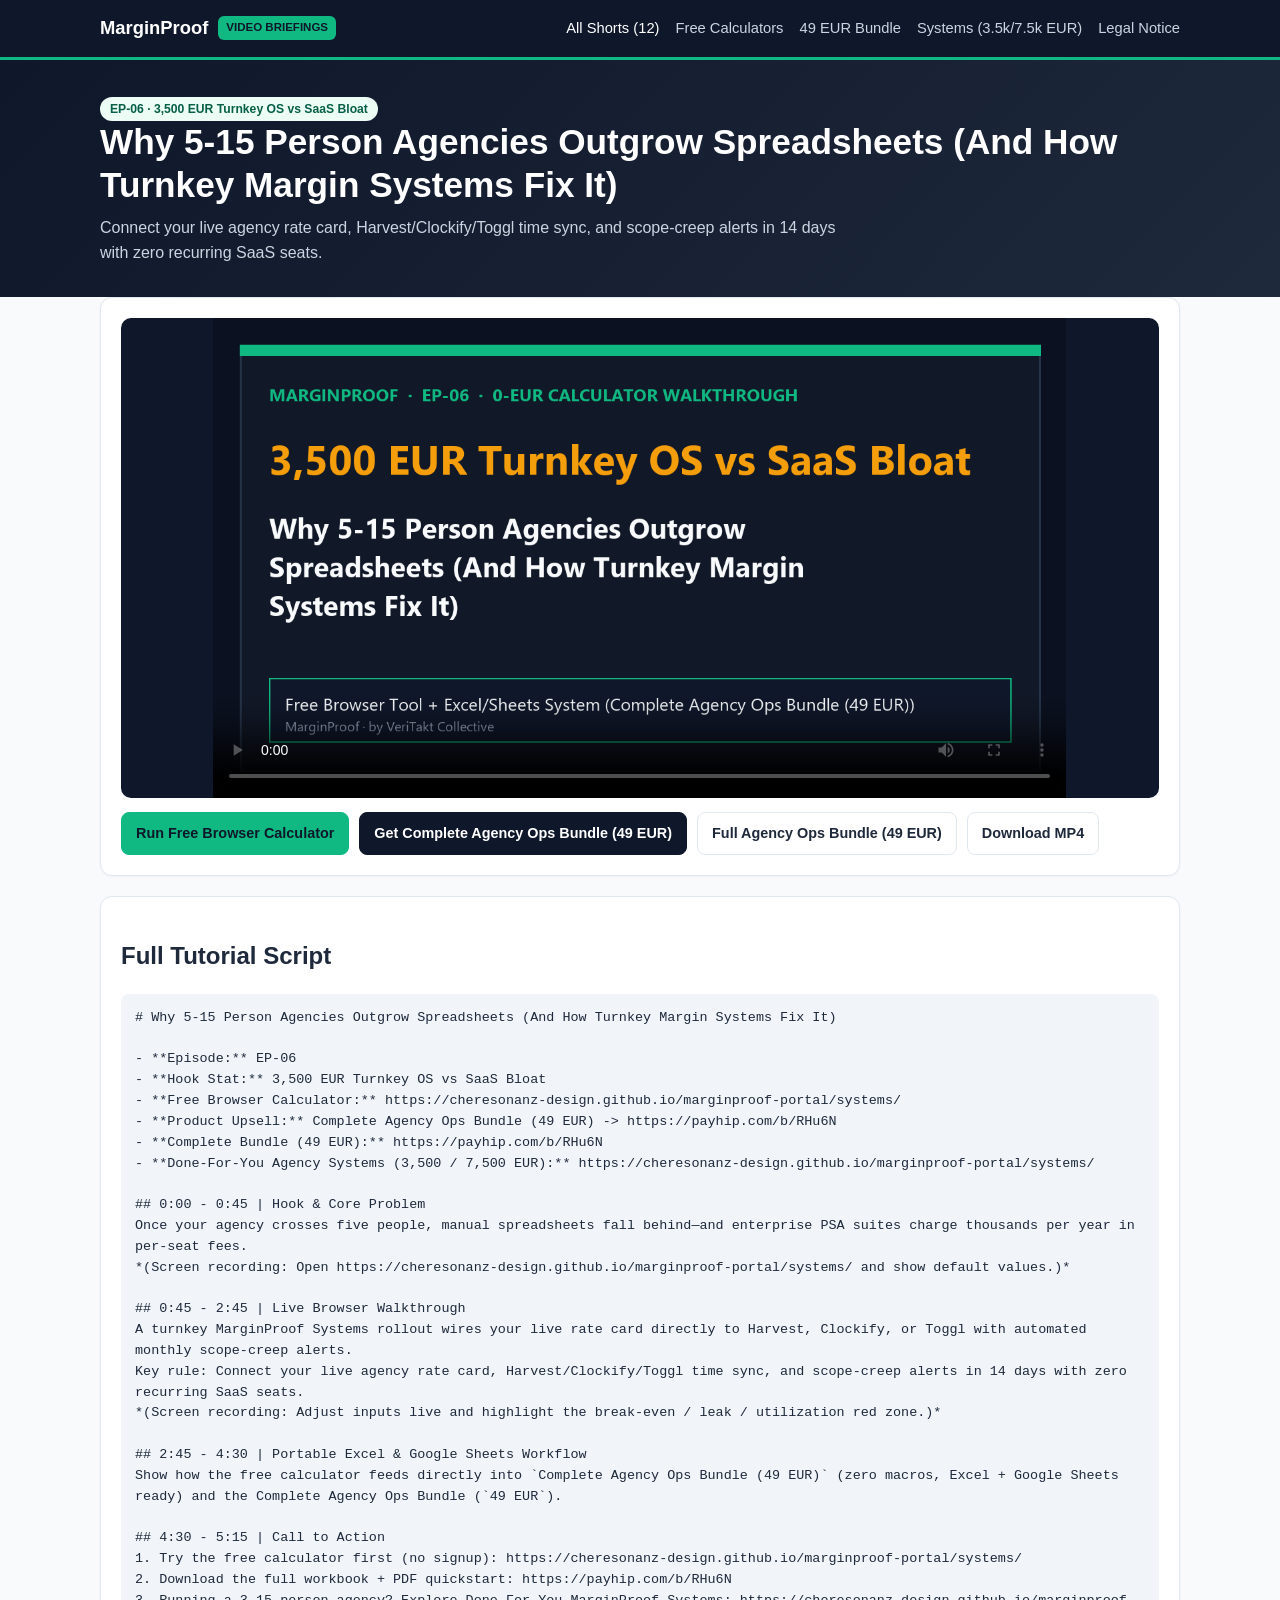
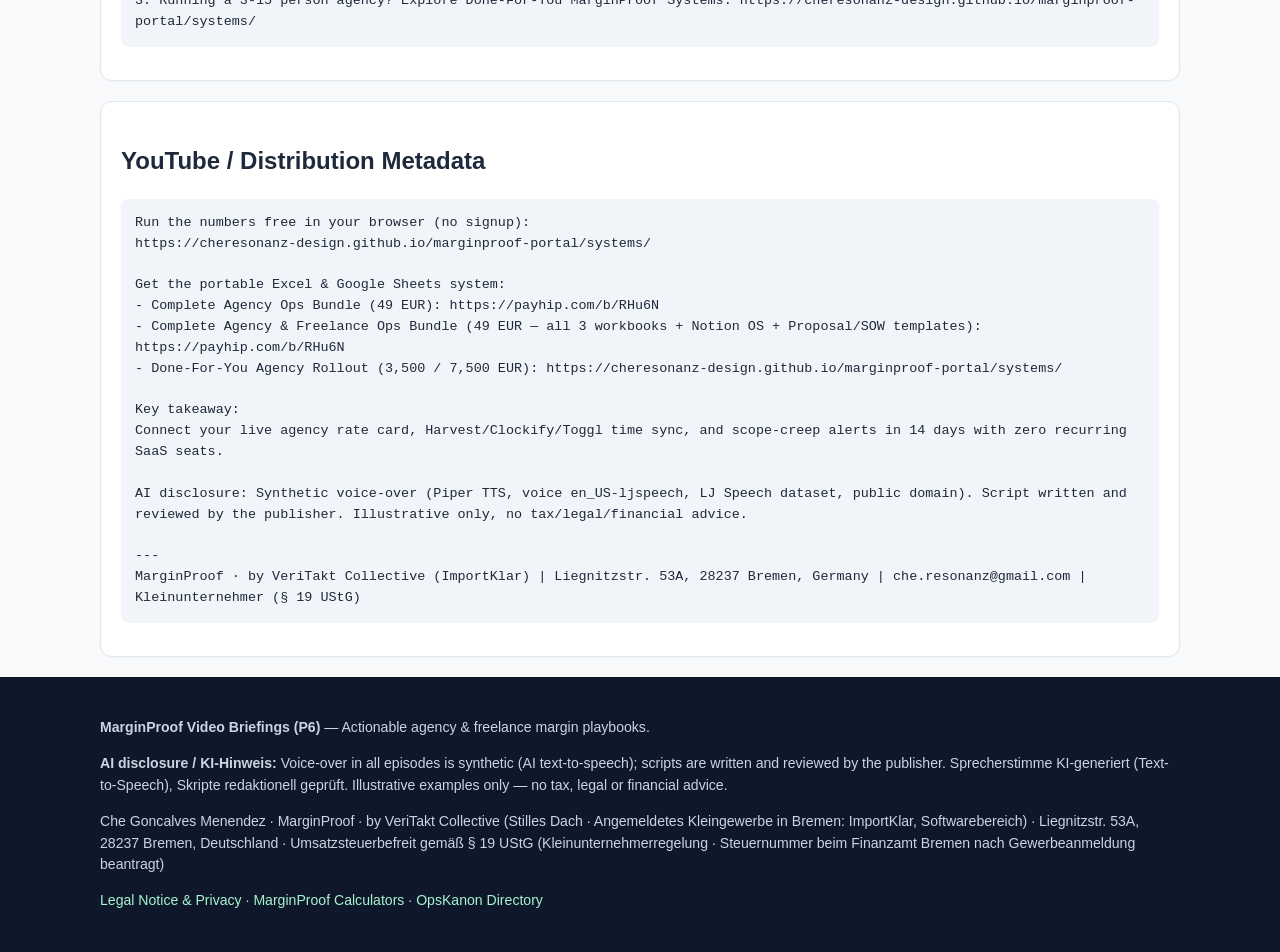
<file: episodes/ep06-turnkey-agency-systems-rollout/index.html>
<!DOCTYPE html>
<html lang="en">
<head>
  <meta charset="utf-8" />
  <meta name="viewport" content="width=device-width, initial-scale=1" />
  <title>Why 5-15 Person Agencies Outgrow Spreadsheets (And How Turnkey Margin Systems Fix It) — MarginProof</title>
  <meta name="description" content="Connect your live agency rate card, Harvest/Clockify/Toggl time sync, and scope-creep alerts in 14 days with zero recurring SaaS seats." />
  <link rel="canonical" href="https://cheresonanz-design.github.io/marginproof-videos/episodes/ep06-turnkey-agency-systems-rollout/" />
  <link rel="stylesheet" href="../../assets/styles.css" />
  <script type="application/ld+json">{"@context": "https://schema.org", "@type": "VideoObject", "name": "Why 5-15 Person Agencies Outgrow Spreadsheets (And How Turnkey Margin Systems Fix It)", "description": "Connect your live agency rate card, Harvest/Clockify/Toggl time sync, and scope-creep alerts in 14 days with zero recurring SaaS seats.", "thumbnailUrl": "https://cheresonanz-design.github.io/marginproof-videos/media/ep06-turnkey-agency-systems-rollout/thumb_16x9.png", "contentUrl": "https://cheresonanz-design.github.io/marginproof-videos/media/ep06-turnkey-agency-systems-rollout/short_9x16.mp4", "uploadDate": "2026-11-25", "publisher": {"@type": "Organization", "name": "MarginProof by VeriTakt Collective"}}</script>
</head>
<body>
  <header class="topbar">
    <div class="container topbar-inner">
      <a class="brand-mark" href="../../index.html">
        <span>MarginProof</span>
        <span class="brand-badge">VIDEO BRIEFINGS</span>
      </a>
      <nav class="nav-links" aria-label="Primary navigation">
        <a href="../../index.html" class="active">All Shorts (12)</a>
        <a href="https://cheresonanz-design.github.io/marginproof-portal/" target="_blank" rel="noopener">Free Calculators</a>
        <a href="https://payhip.com/b/RHu6N" target="_blank" rel="noopener">49 EUR Bundle</a>
        <a href="https://cheresonanz-design.github.io/marginproof-portal/systems/" target="_blank" rel="noopener">Systems (3.5k/7.5k EUR)</a>
        <a href="../../legal/" class="">Legal Notice</a>
      </nav>
    </div>
  </header>
  
  <section class="hero">
    <div class="container">
      <span class="pill">EP-06 · 3,500 EUR Turnkey OS vs SaaS Bloat</span>
      <h1>Why 5-15 Person Agencies Outgrow Spreadsheets (And How Turnkey Margin Systems Fix It)</h1>
      <p>Connect your live agency rate card, Harvest/Clockify/Toggl time sync, and scope-creep alerts in 14 days with zero recurring SaaS seats.</p>
    </div>
  </section>
  <main class="container">
    <div class="card">
      <div class="video-frame">
        <video controls playsinline preload="metadata" poster="../../media/ep06-turnkey-agency-systems-rollout/thumb_16x9.png">
          <source src="../../media/ep06-turnkey-agency-systems-rollout/short_9x16.mp4" type="video/mp4" />
          <track kind="captions" srclang="en" label="English" src="../../media/ep06-turnkey-agency-systems-rollout/captions_short.vtt" default />
        </video>
      </div>
      <div class="btn-row">
        <a href="https://cheresonanz-design.github.io/marginproof-portal/systems/" class="btn btn-primary" target="_blank" rel="noopener">Run Free Browser Calculator</a>
        <a href="https://payhip.com/b/RHu6N" class="btn btn-dark" target="_blank" rel="noopener">Get Complete Agency Ops Bundle (49 EUR)</a>
        <a href="https://payhip.com/b/RHu6N" class="btn" target="_blank" rel="noopener">Full Agency Ops Bundle (49 EUR)</a>
        <a href="../../media/ep06-turnkey-agency-systems-rollout/short_9x16.mp4" class="btn" download>Download MP4</a>
      </div>
    </div>
    <div class="card">
      <h2>Full Tutorial Script</h2>
      <pre># Why 5-15 Person Agencies Outgrow Spreadsheets (And How Turnkey Margin Systems Fix It)

- **Episode:** EP-06
- **Hook Stat:** 3,500 EUR Turnkey OS vs SaaS Bloat
- **Free Browser Calculator:** https://cheresonanz-design.github.io/marginproof-portal/systems/
- **Product Upsell:** Complete Agency Ops Bundle (49 EUR) -&gt; https://payhip.com/b/RHu6N
- **Complete Bundle (49 EUR):** https://payhip.com/b/RHu6N
- **Done-For-You Agency Systems (3,500 / 7,500 EUR):** https://cheresonanz-design.github.io/marginproof-portal/systems/

## 0:00 - 0:45 | Hook &amp; Core Problem
Once your agency crosses five people, manual spreadsheets fall behind—and enterprise PSA suites charge thousands per year in per-seat fees.
*(Screen recording: Open https://cheresonanz-design.github.io/marginproof-portal/systems/ and show default values.)*

## 0:45 - 2:45 | Live Browser Walkthrough
A turnkey MarginProof Systems rollout wires your live rate card directly to Harvest, Clockify, or Toggl with automated monthly scope-creep alerts.
Key rule: Connect your live agency rate card, Harvest/Clockify/Toggl time sync, and scope-creep alerts in 14 days with zero recurring SaaS seats.
*(Screen recording: Adjust inputs live and highlight the break-even / leak / utilization red zone.)*

## 2:45 - 4:30 | Portable Excel &amp; Google Sheets Workflow
Show how the free calculator feeds directly into `Complete Agency Ops Bundle (49 EUR)` (zero macros, Excel + Google Sheets ready) and the Complete Agency Ops Bundle (`49 EUR`).

## 4:30 - 5:15 | Call to Action
1. Try the free calculator first (no signup): https://cheresonanz-design.github.io/marginproof-portal/systems/
2. Download the full workbook + PDF quickstart: https://payhip.com/b/RHu6N
3. Running a 3-15 person agency? Explore Done-For-You MarginProof Systems: https://cheresonanz-design.github.io/marginproof-portal/systems/
</pre>
    </div>
    <div class="card">
      <h2>YouTube / Distribution Metadata</h2>
      <pre>Run the numbers free in your browser (no signup):
https://cheresonanz-design.github.io/marginproof-portal/systems/

Get the portable Excel &amp; Google Sheets system:
- Complete Agency Ops Bundle (49 EUR): https://payhip.com/b/RHu6N
- Complete Agency &amp; Freelance Ops Bundle (49 EUR — all 3 workbooks + Notion OS + Proposal/SOW templates): https://payhip.com/b/RHu6N
- Done-For-You Agency Rollout (3,500 / 7,500 EUR): https://cheresonanz-design.github.io/marginproof-portal/systems/

Key takeaway:
Connect your live agency rate card, Harvest/Clockify/Toggl time sync, and scope-creep alerts in 14 days with zero recurring SaaS seats.

AI disclosure: Synthetic voice-over (Piper TTS, voice en_US-ljspeech, LJ Speech dataset, public domain). Script written and reviewed by the publisher. Illustrative only, no tax/legal/financial advice.

---
MarginProof · by VeriTakt Collective (ImportKlar) | Liegnitzstr. 53A, 28237 Bremen, Germany | che.resonanz@gmail.com | Kleinunternehmer (§ 19 UStG)
</pre>
    </div>
  </main>
  <footer class="footer">
    <div class="container">
      <p><strong>MarginProof Video Briefings (P6)</strong> — Actionable agency &amp; freelance margin playbooks.</p>
      <p><strong>AI disclosure / KI-Hinweis:</strong> Voice-over in all episodes is synthetic (AI text-to-speech); scripts are written and reviewed by the publisher. Sprecherstimme KI-generiert (Text-to-Speech), Skripte redaktionell geprüft. Illustrative examples only — no tax, legal or financial advice.</p>
      <p>Che Goncalves Menendez · MarginProof · by VeriTakt Collective (Stilles Dach · Angemeldetes Kleingewerbe in Bremen: ImportKlar, Softwarebereich) · Liegnitzstr. 53A, 28237 Bremen, Deutschland · Umsatzsteuerbefreit gemäß § 19 UStG (Kleinunternehmerregelung · Steuernummer beim Finanzamt Bremen nach Gewerbeanmeldung beantragt)</p>
      <p>
        <a href="../../legal/">Legal Notice &amp; Privacy</a> ·
        <a href="https://cheresonanz-design.github.io/marginproof-portal/" target="_blank" rel="noopener">MarginProof Calculators</a> ·
        <a href="https://cheresonanz-design.github.io/opskanon-directory/" target="_blank" rel="noopener">OpsKanon Directory</a>
      </p>
    </div>
  </footer>
</body>
</html>
</file>
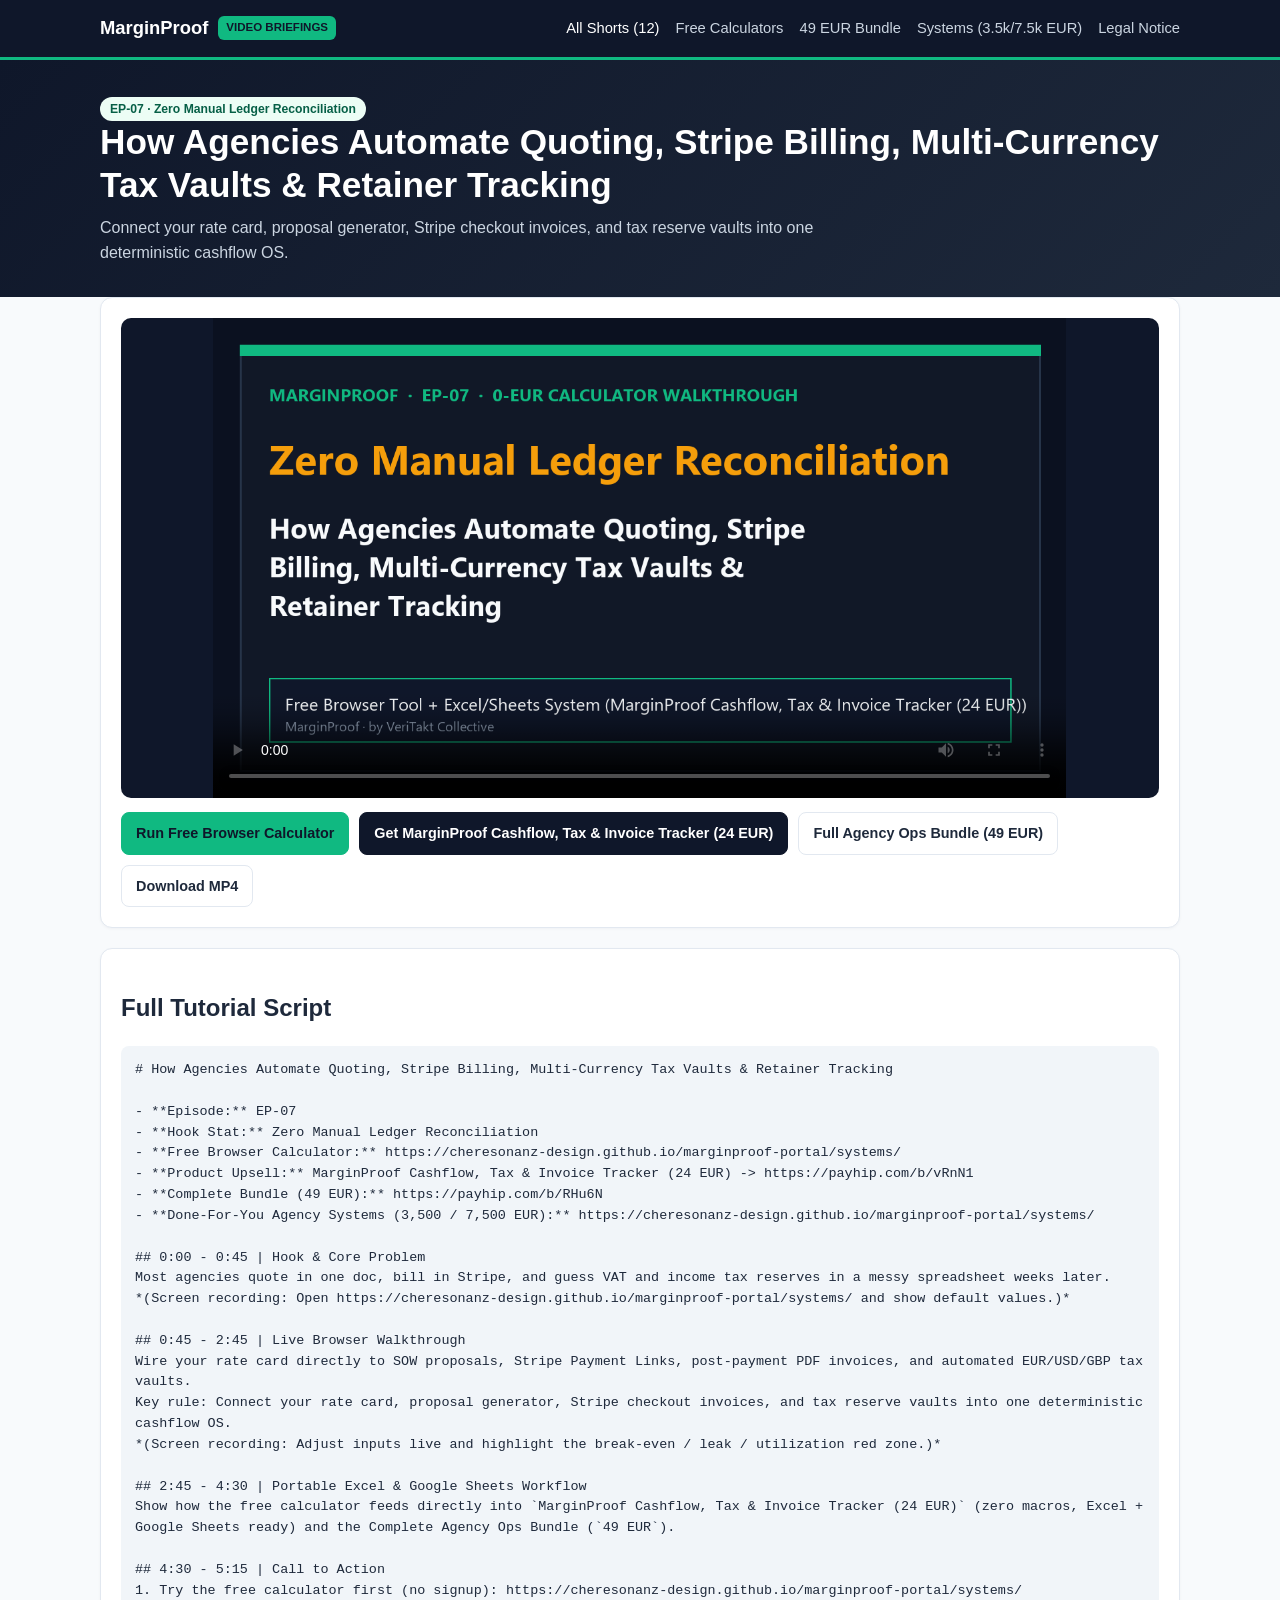
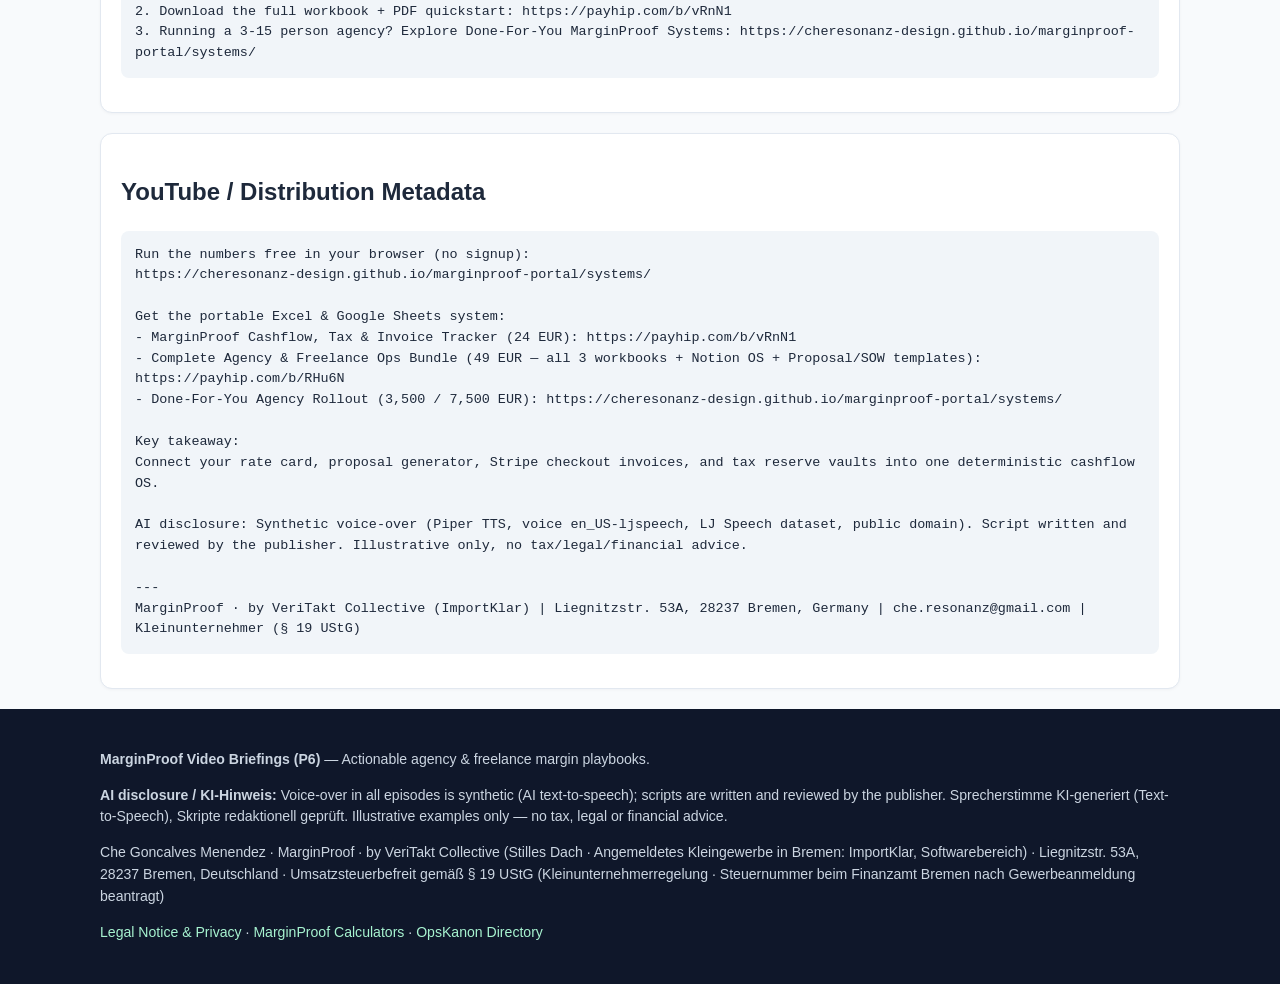
<file: episodes/ep07-stripe-cashflow-full-agency-os/index.html>
<!DOCTYPE html>
<html lang="en">
<head>
  <meta charset="utf-8" />
  <meta name="viewport" content="width=device-width, initial-scale=1" />
  <title>How Agencies Automate Quoting, Stripe Billing, Multi-Currency Tax Vaults &amp; Retainer Tracking — MarginProof</title>
  <meta name="description" content="Connect your rate card, proposal generator, Stripe checkout invoices, and tax reserve vaults into one deterministic cashflow OS." />
  <link rel="canonical" href="https://cheresonanz-design.github.io/marginproof-videos/episodes/ep07-stripe-cashflow-full-agency-os/" />
  <link rel="stylesheet" href="../../assets/styles.css" />
  <script type="application/ld+json">{"@context": "https://schema.org", "@type": "VideoObject", "name": "How Agencies Automate Quoting, Stripe Billing, Multi-Currency Tax Vaults & Retainer Tracking", "description": "Connect your rate card, proposal generator, Stripe checkout invoices, and tax reserve vaults into one deterministic cashflow OS.", "thumbnailUrl": "https://cheresonanz-design.github.io/marginproof-videos/media/ep07-stripe-cashflow-full-agency-os/thumb_16x9.png", "contentUrl": "https://cheresonanz-design.github.io/marginproof-videos/media/ep07-stripe-cashflow-full-agency-os/short_9x16.mp4", "uploadDate": "2026-11-25", "publisher": {"@type": "Organization", "name": "MarginProof by VeriTakt Collective"}}</script>
</head>
<body>
  <header class="topbar">
    <div class="container topbar-inner">
      <a class="brand-mark" href="../../index.html">
        <span>MarginProof</span>
        <span class="brand-badge">VIDEO BRIEFINGS</span>
      </a>
      <nav class="nav-links" aria-label="Primary navigation">
        <a href="../../index.html" class="active">All Shorts (12)</a>
        <a href="https://cheresonanz-design.github.io/marginproof-portal/" target="_blank" rel="noopener">Free Calculators</a>
        <a href="https://payhip.com/b/RHu6N" target="_blank" rel="noopener">49 EUR Bundle</a>
        <a href="https://cheresonanz-design.github.io/marginproof-portal/systems/" target="_blank" rel="noopener">Systems (3.5k/7.5k EUR)</a>
        <a href="../../legal/" class="">Legal Notice</a>
      </nav>
    </div>
  </header>
  
  <section class="hero">
    <div class="container">
      <span class="pill">EP-07 · Zero Manual Ledger Reconciliation</span>
      <h1>How Agencies Automate Quoting, Stripe Billing, Multi-Currency Tax Vaults &amp; Retainer Tracking</h1>
      <p>Connect your rate card, proposal generator, Stripe checkout invoices, and tax reserve vaults into one deterministic cashflow OS.</p>
    </div>
  </section>
  <main class="container">
    <div class="card">
      <div class="video-frame">
        <video controls playsinline preload="metadata" poster="../../media/ep07-stripe-cashflow-full-agency-os/thumb_16x9.png">
          <source src="../../media/ep07-stripe-cashflow-full-agency-os/short_9x16.mp4" type="video/mp4" />
          <track kind="captions" srclang="en" label="English" src="../../media/ep07-stripe-cashflow-full-agency-os/captions_short.vtt" default />
        </video>
      </div>
      <div class="btn-row">
        <a href="https://cheresonanz-design.github.io/marginproof-portal/systems/" class="btn btn-primary" target="_blank" rel="noopener">Run Free Browser Calculator</a>
        <a href="https://payhip.com/b/vRnN1" class="btn btn-dark" target="_blank" rel="noopener">Get MarginProof Cashflow, Tax &amp; Invoice Tracker (24 EUR)</a>
        <a href="https://payhip.com/b/RHu6N" class="btn" target="_blank" rel="noopener">Full Agency Ops Bundle (49 EUR)</a>
        <a href="../../media/ep07-stripe-cashflow-full-agency-os/short_9x16.mp4" class="btn" download>Download MP4</a>
      </div>
    </div>
    <div class="card">
      <h2>Full Tutorial Script</h2>
      <pre># How Agencies Automate Quoting, Stripe Billing, Multi-Currency Tax Vaults &amp; Retainer Tracking

- **Episode:** EP-07
- **Hook Stat:** Zero Manual Ledger Reconciliation
- **Free Browser Calculator:** https://cheresonanz-design.github.io/marginproof-portal/systems/
- **Product Upsell:** MarginProof Cashflow, Tax &amp; Invoice Tracker (24 EUR) -&gt; https://payhip.com/b/vRnN1
- **Complete Bundle (49 EUR):** https://payhip.com/b/RHu6N
- **Done-For-You Agency Systems (3,500 / 7,500 EUR):** https://cheresonanz-design.github.io/marginproof-portal/systems/

## 0:00 - 0:45 | Hook &amp; Core Problem
Most agencies quote in one doc, bill in Stripe, and guess VAT and income tax reserves in a messy spreadsheet weeks later.
*(Screen recording: Open https://cheresonanz-design.github.io/marginproof-portal/systems/ and show default values.)*

## 0:45 - 2:45 | Live Browser Walkthrough
Wire your rate card directly to SOW proposals, Stripe Payment Links, post-payment PDF invoices, and automated EUR/USD/GBP tax vaults.
Key rule: Connect your rate card, proposal generator, Stripe checkout invoices, and tax reserve vaults into one deterministic cashflow OS.
*(Screen recording: Adjust inputs live and highlight the break-even / leak / utilization red zone.)*

## 2:45 - 4:30 | Portable Excel &amp; Google Sheets Workflow
Show how the free calculator feeds directly into `MarginProof Cashflow, Tax &amp; Invoice Tracker (24 EUR)` (zero macros, Excel + Google Sheets ready) and the Complete Agency Ops Bundle (`49 EUR`).

## 4:30 - 5:15 | Call to Action
1. Try the free calculator first (no signup): https://cheresonanz-design.github.io/marginproof-portal/systems/
2. Download the full workbook + PDF quickstart: https://payhip.com/b/vRnN1
3. Running a 3-15 person agency? Explore Done-For-You MarginProof Systems: https://cheresonanz-design.github.io/marginproof-portal/systems/
</pre>
    </div>
    <div class="card">
      <h2>YouTube / Distribution Metadata</h2>
      <pre>Run the numbers free in your browser (no signup):
https://cheresonanz-design.github.io/marginproof-portal/systems/

Get the portable Excel &amp; Google Sheets system:
- MarginProof Cashflow, Tax &amp; Invoice Tracker (24 EUR): https://payhip.com/b/vRnN1
- Complete Agency &amp; Freelance Ops Bundle (49 EUR — all 3 workbooks + Notion OS + Proposal/SOW templates): https://payhip.com/b/RHu6N
- Done-For-You Agency Rollout (3,500 / 7,500 EUR): https://cheresonanz-design.github.io/marginproof-portal/systems/

Key takeaway:
Connect your rate card, proposal generator, Stripe checkout invoices, and tax reserve vaults into one deterministic cashflow OS.

AI disclosure: Synthetic voice-over (Piper TTS, voice en_US-ljspeech, LJ Speech dataset, public domain). Script written and reviewed by the publisher. Illustrative only, no tax/legal/financial advice.

---
MarginProof · by VeriTakt Collective (ImportKlar) | Liegnitzstr. 53A, 28237 Bremen, Germany | che.resonanz@gmail.com | Kleinunternehmer (§ 19 UStG)
</pre>
    </div>
  </main>
  <footer class="footer">
    <div class="container">
      <p><strong>MarginProof Video Briefings (P6)</strong> — Actionable agency &amp; freelance margin playbooks.</p>
      <p><strong>AI disclosure / KI-Hinweis:</strong> Voice-over in all episodes is synthetic (AI text-to-speech); scripts are written and reviewed by the publisher. Sprecherstimme KI-generiert (Text-to-Speech), Skripte redaktionell geprüft. Illustrative examples only — no tax, legal or financial advice.</p>
      <p>Che Goncalves Menendez · MarginProof · by VeriTakt Collective (Stilles Dach · Angemeldetes Kleingewerbe in Bremen: ImportKlar, Softwarebereich) · Liegnitzstr. 53A, 28237 Bremen, Deutschland · Umsatzsteuerbefreit gemäß § 19 UStG (Kleinunternehmerregelung · Steuernummer beim Finanzamt Bremen nach Gewerbeanmeldung beantragt)</p>
      <p>
        <a href="../../legal/">Legal Notice &amp; Privacy</a> ·
        <a href="https://cheresonanz-design.github.io/marginproof-portal/" target="_blank" rel="noopener">MarginProof Calculators</a> ·
        <a href="https://cheresonanz-design.github.io/opskanon-directory/" target="_blank" rel="noopener">OpsKanon Directory</a>
      </p>
    </div>
  </footer>
</body>
</html>
</file>
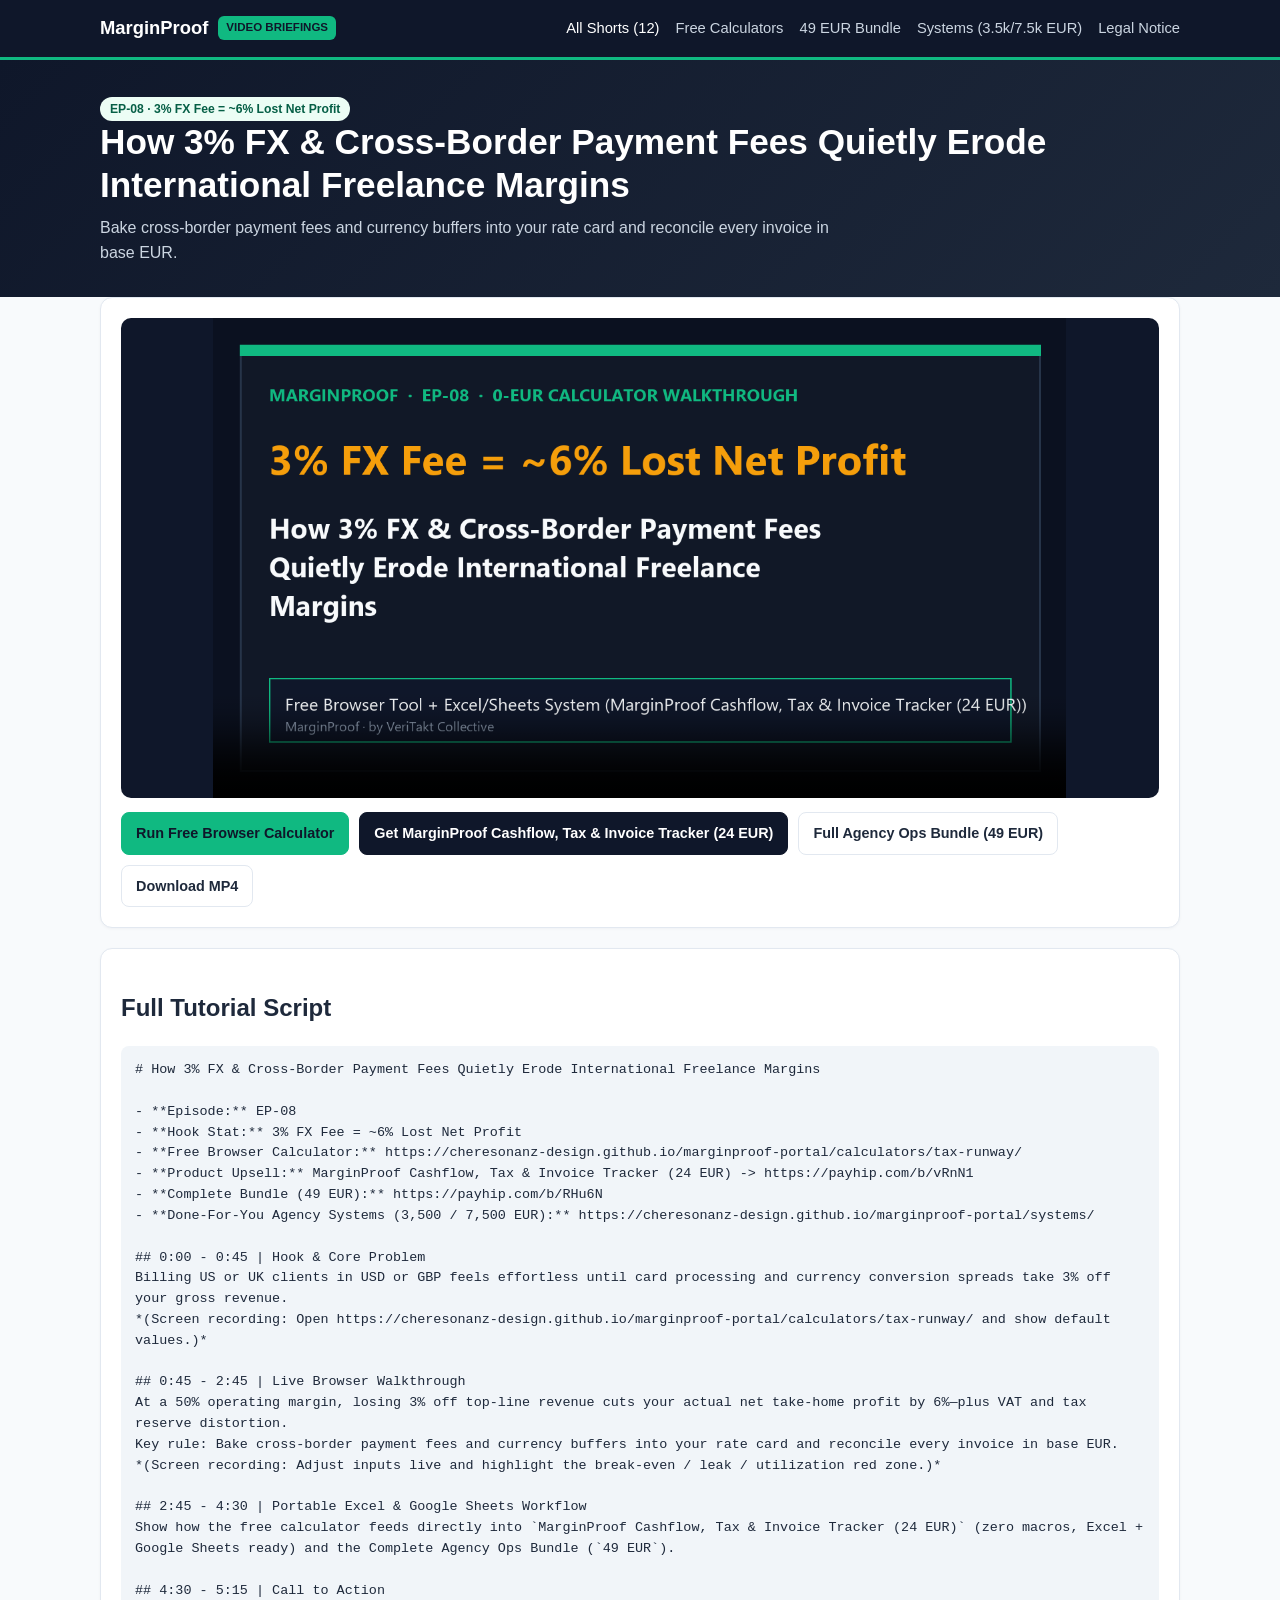
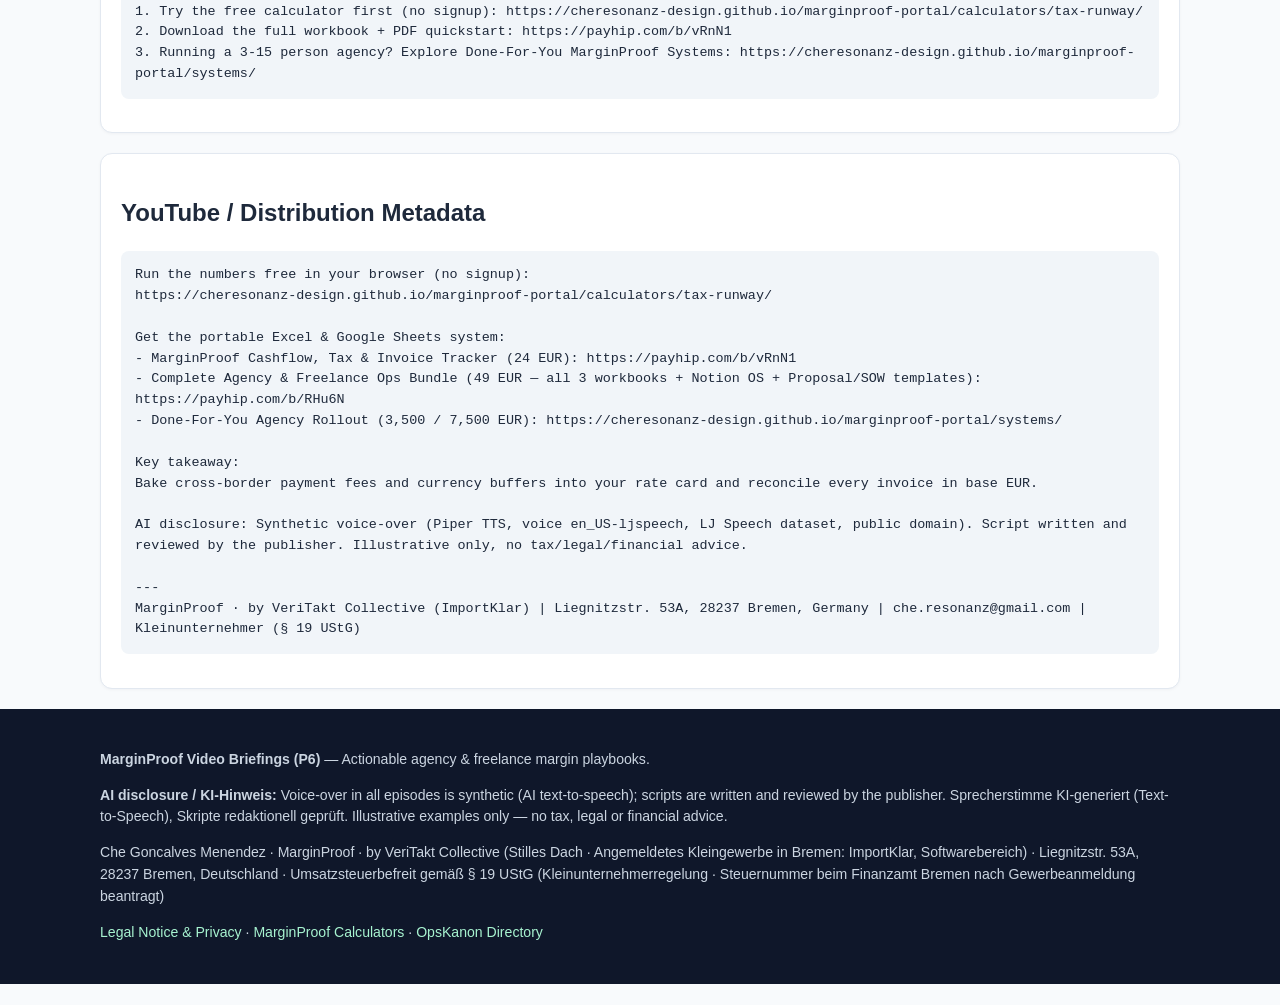
<file: episodes/ep08-fx-payment-fee-margin-erosion/index.html>
<!DOCTYPE html>
<html lang="en">
<head>
  <meta charset="utf-8" />
  <meta name="viewport" content="width=device-width, initial-scale=1" />
  <title>How 3% FX &amp; Cross-Border Payment Fees Quietly Erode International Freelance Margins — MarginProof</title>
  <meta name="description" content="Bake cross-border payment fees and currency buffers into your rate card and reconcile every invoice in base EUR." />
  <link rel="canonical" href="https://cheresonanz-design.github.io/marginproof-videos/episodes/ep08-fx-payment-fee-margin-erosion/" />
  <link rel="stylesheet" href="../../assets/styles.css" />
  <script type="application/ld+json">{"@context": "https://schema.org", "@type": "VideoObject", "name": "How 3% FX & Cross-Border Payment Fees Quietly Erode International Freelance Margins", "description": "Bake cross-border payment fees and currency buffers into your rate card and reconcile every invoice in base EUR.", "thumbnailUrl": "https://cheresonanz-design.github.io/marginproof-videos/media/ep08-fx-payment-fee-margin-erosion/thumb_16x9.png", "contentUrl": "https://cheresonanz-design.github.io/marginproof-videos/media/ep08-fx-payment-fee-margin-erosion/short_9x16.mp4", "uploadDate": "2026-11-25", "publisher": {"@type": "Organization", "name": "MarginProof by VeriTakt Collective"}}</script>
</head>
<body>
  <header class="topbar">
    <div class="container topbar-inner">
      <a class="brand-mark" href="../../index.html">
        <span>MarginProof</span>
        <span class="brand-badge">VIDEO BRIEFINGS</span>
      </a>
      <nav class="nav-links" aria-label="Primary navigation">
        <a href="../../index.html" class="active">All Shorts (12)</a>
        <a href="https://cheresonanz-design.github.io/marginproof-portal/" target="_blank" rel="noopener">Free Calculators</a>
        <a href="https://payhip.com/b/RHu6N" target="_blank" rel="noopener">49 EUR Bundle</a>
        <a href="https://cheresonanz-design.github.io/marginproof-portal/systems/" target="_blank" rel="noopener">Systems (3.5k/7.5k EUR)</a>
        <a href="../../legal/" class="">Legal Notice</a>
      </nav>
    </div>
  </header>
  
  <section class="hero">
    <div class="container">
      <span class="pill">EP-08 · 3% FX Fee = ~6% Lost Net Profit</span>
      <h1>How 3% FX &amp; Cross-Border Payment Fees Quietly Erode International Freelance Margins</h1>
      <p>Bake cross-border payment fees and currency buffers into your rate card and reconcile every invoice in base EUR.</p>
    </div>
  </section>
  <main class="container">
    <div class="card">
      <div class="video-frame">
        <video controls playsinline preload="metadata" poster="../../media/ep08-fx-payment-fee-margin-erosion/thumb_16x9.png">
          <source src="../../media/ep08-fx-payment-fee-margin-erosion/short_9x16.mp4" type="video/mp4" />
          <track kind="captions" srclang="en" label="English" src="../../media/ep08-fx-payment-fee-margin-erosion/captions_short.vtt" default />
        </video>
      </div>
      <div class="btn-row">
        <a href="https://cheresonanz-design.github.io/marginproof-portal/calculators/tax-runway/" class="btn btn-primary" target="_blank" rel="noopener">Run Free Browser Calculator</a>
        <a href="https://payhip.com/b/vRnN1" class="btn btn-dark" target="_blank" rel="noopener">Get MarginProof Cashflow, Tax &amp; Invoice Tracker (24 EUR)</a>
        <a href="https://payhip.com/b/RHu6N" class="btn" target="_blank" rel="noopener">Full Agency Ops Bundle (49 EUR)</a>
        <a href="../../media/ep08-fx-payment-fee-margin-erosion/short_9x16.mp4" class="btn" download>Download MP4</a>
      </div>
    </div>
    <div class="card">
      <h2>Full Tutorial Script</h2>
      <pre># How 3% FX &amp; Cross-Border Payment Fees Quietly Erode International Freelance Margins

- **Episode:** EP-08
- **Hook Stat:** 3% FX Fee = ~6% Lost Net Profit
- **Free Browser Calculator:** https://cheresonanz-design.github.io/marginproof-portal/calculators/tax-runway/
- **Product Upsell:** MarginProof Cashflow, Tax &amp; Invoice Tracker (24 EUR) -&gt; https://payhip.com/b/vRnN1
- **Complete Bundle (49 EUR):** https://payhip.com/b/RHu6N
- **Done-For-You Agency Systems (3,500 / 7,500 EUR):** https://cheresonanz-design.github.io/marginproof-portal/systems/

## 0:00 - 0:45 | Hook &amp; Core Problem
Billing US or UK clients in USD or GBP feels effortless until card processing and currency conversion spreads take 3% off your gross revenue.
*(Screen recording: Open https://cheresonanz-design.github.io/marginproof-portal/calculators/tax-runway/ and show default values.)*

## 0:45 - 2:45 | Live Browser Walkthrough
At a 50% operating margin, losing 3% off top-line revenue cuts your actual net take-home profit by 6%—plus VAT and tax reserve distortion.
Key rule: Bake cross-border payment fees and currency buffers into your rate card and reconcile every invoice in base EUR.
*(Screen recording: Adjust inputs live and highlight the break-even / leak / utilization red zone.)*

## 2:45 - 4:30 | Portable Excel &amp; Google Sheets Workflow
Show how the free calculator feeds directly into `MarginProof Cashflow, Tax &amp; Invoice Tracker (24 EUR)` (zero macros, Excel + Google Sheets ready) and the Complete Agency Ops Bundle (`49 EUR`).

## 4:30 - 5:15 | Call to Action
1. Try the free calculator first (no signup): https://cheresonanz-design.github.io/marginproof-portal/calculators/tax-runway/
2. Download the full workbook + PDF quickstart: https://payhip.com/b/vRnN1
3. Running a 3-15 person agency? Explore Done-For-You MarginProof Systems: https://cheresonanz-design.github.io/marginproof-portal/systems/
</pre>
    </div>
    <div class="card">
      <h2>YouTube / Distribution Metadata</h2>
      <pre>Run the numbers free in your browser (no signup):
https://cheresonanz-design.github.io/marginproof-portal/calculators/tax-runway/

Get the portable Excel &amp; Google Sheets system:
- MarginProof Cashflow, Tax &amp; Invoice Tracker (24 EUR): https://payhip.com/b/vRnN1
- Complete Agency &amp; Freelance Ops Bundle (49 EUR — all 3 workbooks + Notion OS + Proposal/SOW templates): https://payhip.com/b/RHu6N
- Done-For-You Agency Rollout (3,500 / 7,500 EUR): https://cheresonanz-design.github.io/marginproof-portal/systems/

Key takeaway:
Bake cross-border payment fees and currency buffers into your rate card and reconcile every invoice in base EUR.

AI disclosure: Synthetic voice-over (Piper TTS, voice en_US-ljspeech, LJ Speech dataset, public domain). Script written and reviewed by the publisher. Illustrative only, no tax/legal/financial advice.

---
MarginProof · by VeriTakt Collective (ImportKlar) | Liegnitzstr. 53A, 28237 Bremen, Germany | che.resonanz@gmail.com | Kleinunternehmer (§ 19 UStG)
</pre>
    </div>
  </main>
  <footer class="footer">
    <div class="container">
      <p><strong>MarginProof Video Briefings (P6)</strong> — Actionable agency &amp; freelance margin playbooks.</p>
      <p><strong>AI disclosure / KI-Hinweis:</strong> Voice-over in all episodes is synthetic (AI text-to-speech); scripts are written and reviewed by the publisher. Sprecherstimme KI-generiert (Text-to-Speech), Skripte redaktionell geprüft. Illustrative examples only — no tax, legal or financial advice.</p>
      <p>Che Goncalves Menendez · MarginProof · by VeriTakt Collective (Stilles Dach · Angemeldetes Kleingewerbe in Bremen: ImportKlar, Softwarebereich) · Liegnitzstr. 53A, 28237 Bremen, Deutschland · Umsatzsteuerbefreit gemäß § 19 UStG (Kleinunternehmerregelung · Steuernummer beim Finanzamt Bremen nach Gewerbeanmeldung beantragt)</p>
      <p>
        <a href="../../legal/">Legal Notice &amp; Privacy</a> ·
        <a href="https://cheresonanz-design.github.io/marginproof-portal/" target="_blank" rel="noopener">MarginProof Calculators</a> ·
        <a href="https://cheresonanz-design.github.io/opskanon-directory/" target="_blank" rel="noopener">OpsKanon Directory</a>
      </p>
    </div>
  </footer>
</body>
</html>
</file>
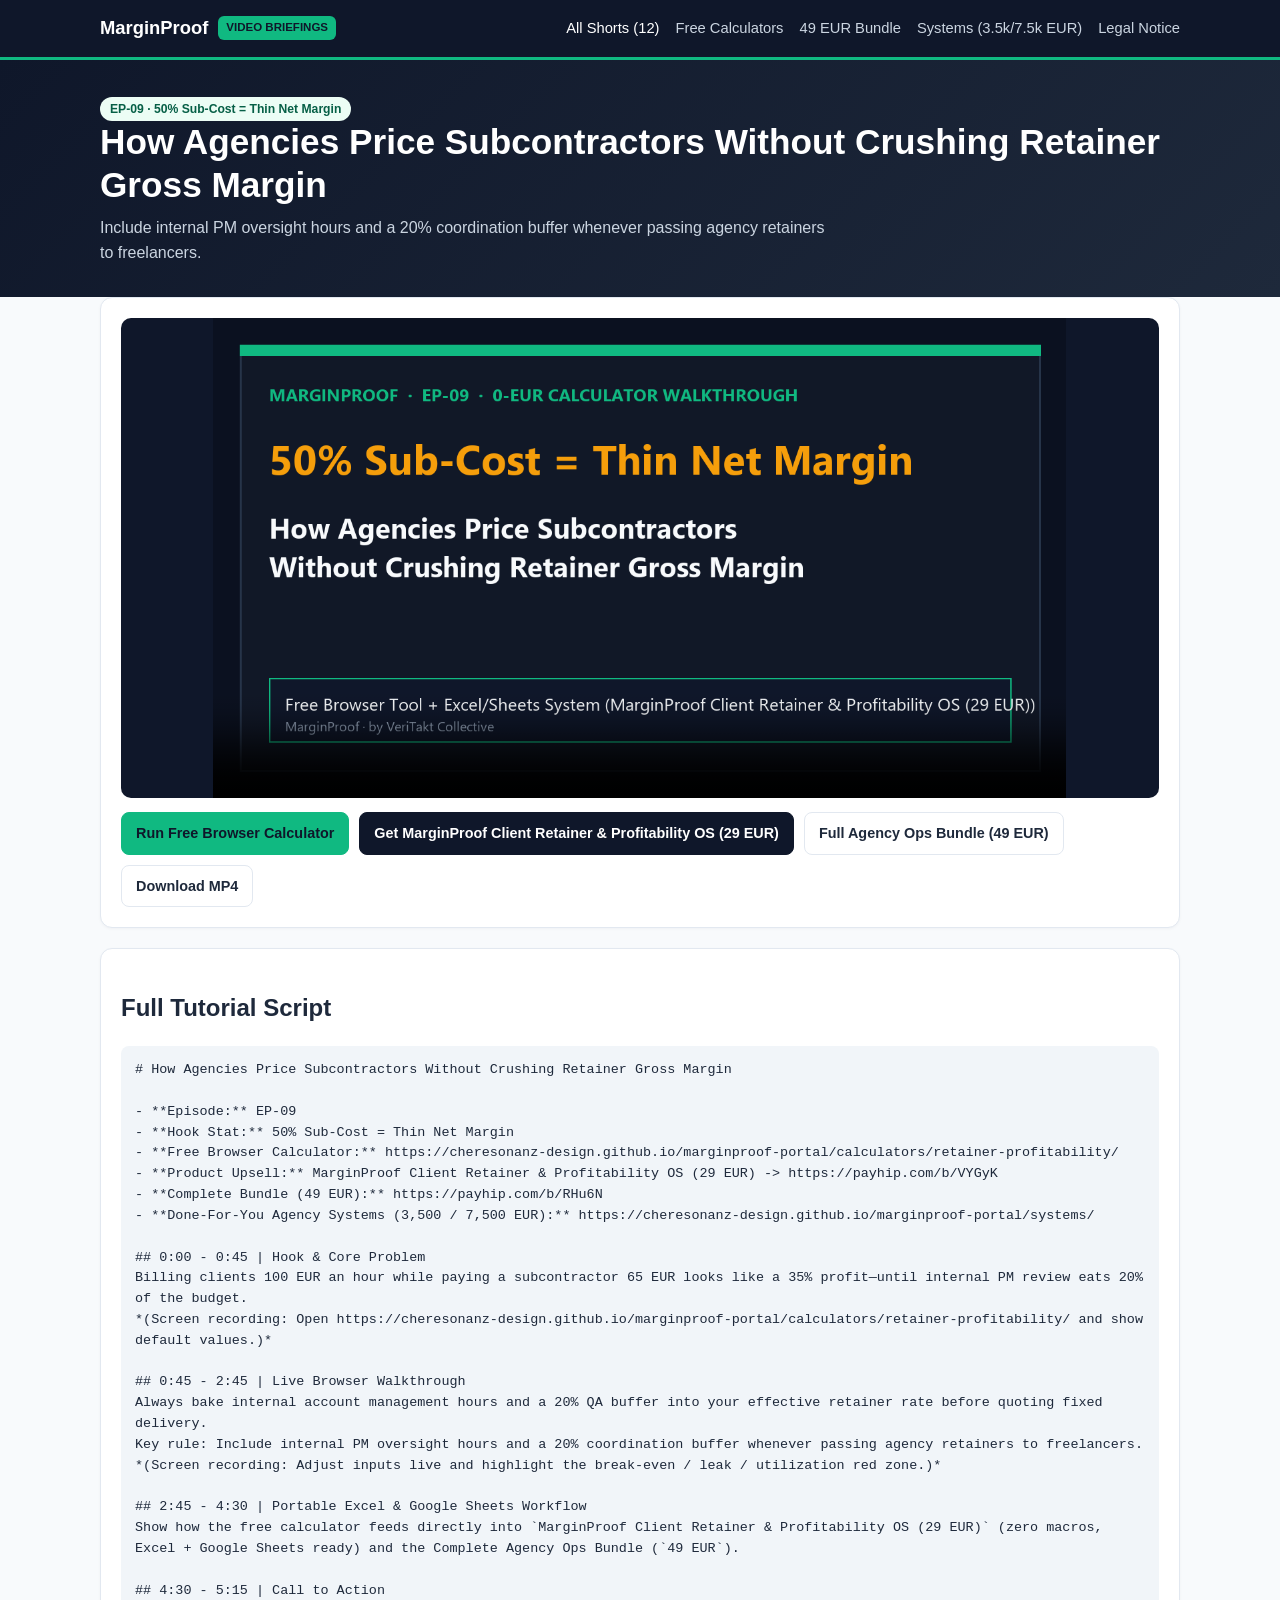
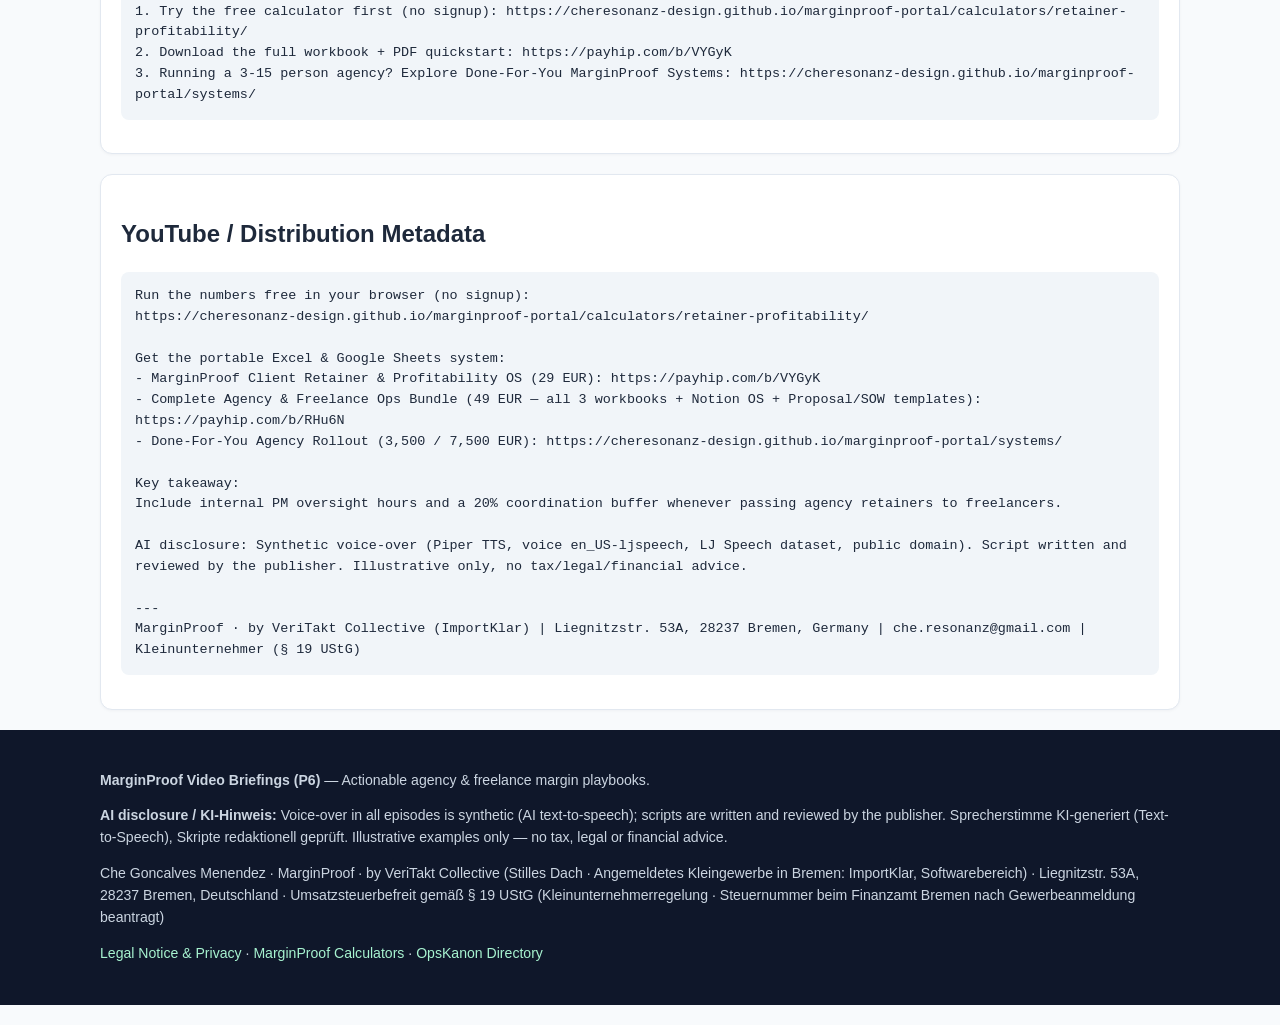
<file: episodes/ep09-subcontractor-margin-buffer/index.html>
<!DOCTYPE html>
<html lang="en">
<head>
  <meta charset="utf-8" />
  <meta name="viewport" content="width=device-width, initial-scale=1" />
  <title>How Agencies Price Subcontractors Without Crushing Retainer Gross Margin — MarginProof</title>
  <meta name="description" content="Include internal PM oversight hours and a 20% coordination buffer whenever passing agency retainers to freelancers." />
  <link rel="canonical" href="https://cheresonanz-design.github.io/marginproof-videos/episodes/ep09-subcontractor-margin-buffer/" />
  <link rel="stylesheet" href="../../assets/styles.css" />
  <script type="application/ld+json">{"@context": "https://schema.org", "@type": "VideoObject", "name": "How Agencies Price Subcontractors Without Crushing Retainer Gross Margin", "description": "Include internal PM oversight hours and a 20% coordination buffer whenever passing agency retainers to freelancers.", "thumbnailUrl": "https://cheresonanz-design.github.io/marginproof-videos/media/ep09-subcontractor-margin-buffer/thumb_16x9.png", "contentUrl": "https://cheresonanz-design.github.io/marginproof-videos/media/ep09-subcontractor-margin-buffer/short_9x16.mp4", "uploadDate": "2026-11-25", "publisher": {"@type": "Organization", "name": "MarginProof by VeriTakt Collective"}}</script>
</head>
<body>
  <header class="topbar">
    <div class="container topbar-inner">
      <a class="brand-mark" href="../../index.html">
        <span>MarginProof</span>
        <span class="brand-badge">VIDEO BRIEFINGS</span>
      </a>
      <nav class="nav-links" aria-label="Primary navigation">
        <a href="../../index.html" class="active">All Shorts (12)</a>
        <a href="https://cheresonanz-design.github.io/marginproof-portal/" target="_blank" rel="noopener">Free Calculators</a>
        <a href="https://payhip.com/b/RHu6N" target="_blank" rel="noopener">49 EUR Bundle</a>
        <a href="https://cheresonanz-design.github.io/marginproof-portal/systems/" target="_blank" rel="noopener">Systems (3.5k/7.5k EUR)</a>
        <a href="../../legal/" class="">Legal Notice</a>
      </nav>
    </div>
  </header>
  
  <section class="hero">
    <div class="container">
      <span class="pill">EP-09 · 50% Sub-Cost = Thin Net Margin</span>
      <h1>How Agencies Price Subcontractors Without Crushing Retainer Gross Margin</h1>
      <p>Include internal PM oversight hours and a 20% coordination buffer whenever passing agency retainers to freelancers.</p>
    </div>
  </section>
  <main class="container">
    <div class="card">
      <div class="video-frame">
        <video controls playsinline preload="metadata" poster="../../media/ep09-subcontractor-margin-buffer/thumb_16x9.png">
          <source src="../../media/ep09-subcontractor-margin-buffer/short_9x16.mp4" type="video/mp4" />
          <track kind="captions" srclang="en" label="English" src="../../media/ep09-subcontractor-margin-buffer/captions_short.vtt" default />
        </video>
      </div>
      <div class="btn-row">
        <a href="https://cheresonanz-design.github.io/marginproof-portal/calculators/retainer-profitability/" class="btn btn-primary" target="_blank" rel="noopener">Run Free Browser Calculator</a>
        <a href="https://payhip.com/b/VYGyK" class="btn btn-dark" target="_blank" rel="noopener">Get MarginProof Client Retainer &amp; Profitability OS (29 EUR)</a>
        <a href="https://payhip.com/b/RHu6N" class="btn" target="_blank" rel="noopener">Full Agency Ops Bundle (49 EUR)</a>
        <a href="../../media/ep09-subcontractor-margin-buffer/short_9x16.mp4" class="btn" download>Download MP4</a>
      </div>
    </div>
    <div class="card">
      <h2>Full Tutorial Script</h2>
      <pre># How Agencies Price Subcontractors Without Crushing Retainer Gross Margin

- **Episode:** EP-09
- **Hook Stat:** 50% Sub-Cost = Thin Net Margin
- **Free Browser Calculator:** https://cheresonanz-design.github.io/marginproof-portal/calculators/retainer-profitability/
- **Product Upsell:** MarginProof Client Retainer &amp; Profitability OS (29 EUR) -&gt; https://payhip.com/b/VYGyK
- **Complete Bundle (49 EUR):** https://payhip.com/b/RHu6N
- **Done-For-You Agency Systems (3,500 / 7,500 EUR):** https://cheresonanz-design.github.io/marginproof-portal/systems/

## 0:00 - 0:45 | Hook &amp; Core Problem
Billing clients 100 EUR an hour while paying a subcontractor 65 EUR looks like a 35% profit—until internal PM review eats 20% of the budget.
*(Screen recording: Open https://cheresonanz-design.github.io/marginproof-portal/calculators/retainer-profitability/ and show default values.)*

## 0:45 - 2:45 | Live Browser Walkthrough
Always bake internal account management hours and a 20% QA buffer into your effective retainer rate before quoting fixed delivery.
Key rule: Include internal PM oversight hours and a 20% coordination buffer whenever passing agency retainers to freelancers.
*(Screen recording: Adjust inputs live and highlight the break-even / leak / utilization red zone.)*

## 2:45 - 4:30 | Portable Excel &amp; Google Sheets Workflow
Show how the free calculator feeds directly into `MarginProof Client Retainer &amp; Profitability OS (29 EUR)` (zero macros, Excel + Google Sheets ready) and the Complete Agency Ops Bundle (`49 EUR`).

## 4:30 - 5:15 | Call to Action
1. Try the free calculator first (no signup): https://cheresonanz-design.github.io/marginproof-portal/calculators/retainer-profitability/
2. Download the full workbook + PDF quickstart: https://payhip.com/b/VYGyK
3. Running a 3-15 person agency? Explore Done-For-You MarginProof Systems: https://cheresonanz-design.github.io/marginproof-portal/systems/
</pre>
    </div>
    <div class="card">
      <h2>YouTube / Distribution Metadata</h2>
      <pre>Run the numbers free in your browser (no signup):
https://cheresonanz-design.github.io/marginproof-portal/calculators/retainer-profitability/

Get the portable Excel &amp; Google Sheets system:
- MarginProof Client Retainer &amp; Profitability OS (29 EUR): https://payhip.com/b/VYGyK
- Complete Agency &amp; Freelance Ops Bundle (49 EUR — all 3 workbooks + Notion OS + Proposal/SOW templates): https://payhip.com/b/RHu6N
- Done-For-You Agency Rollout (3,500 / 7,500 EUR): https://cheresonanz-design.github.io/marginproof-portal/systems/

Key takeaway:
Include internal PM oversight hours and a 20% coordination buffer whenever passing agency retainers to freelancers.

AI disclosure: Synthetic voice-over (Piper TTS, voice en_US-ljspeech, LJ Speech dataset, public domain). Script written and reviewed by the publisher. Illustrative only, no tax/legal/financial advice.

---
MarginProof · by VeriTakt Collective (ImportKlar) | Liegnitzstr. 53A, 28237 Bremen, Germany | che.resonanz@gmail.com | Kleinunternehmer (§ 19 UStG)
</pre>
    </div>
  </main>
  <footer class="footer">
    <div class="container">
      <p><strong>MarginProof Video Briefings (P6)</strong> — Actionable agency &amp; freelance margin playbooks.</p>
      <p><strong>AI disclosure / KI-Hinweis:</strong> Voice-over in all episodes is synthetic (AI text-to-speech); scripts are written and reviewed by the publisher. Sprecherstimme KI-generiert (Text-to-Speech), Skripte redaktionell geprüft. Illustrative examples only — no tax, legal or financial advice.</p>
      <p>Che Goncalves Menendez · MarginProof · by VeriTakt Collective (Stilles Dach · Angemeldetes Kleingewerbe in Bremen: ImportKlar, Softwarebereich) · Liegnitzstr. 53A, 28237 Bremen, Deutschland · Umsatzsteuerbefreit gemäß § 19 UStG (Kleinunternehmerregelung · Steuernummer beim Finanzamt Bremen nach Gewerbeanmeldung beantragt)</p>
      <p>
        <a href="../../legal/">Legal Notice &amp; Privacy</a> ·
        <a href="https://cheresonanz-design.github.io/marginproof-portal/" target="_blank" rel="noopener">MarginProof Calculators</a> ·
        <a href="https://cheresonanz-design.github.io/opskanon-directory/" target="_blank" rel="noopener">OpsKanon Directory</a>
      </p>
    </div>
  </footer>
</body>
</html>
</file>
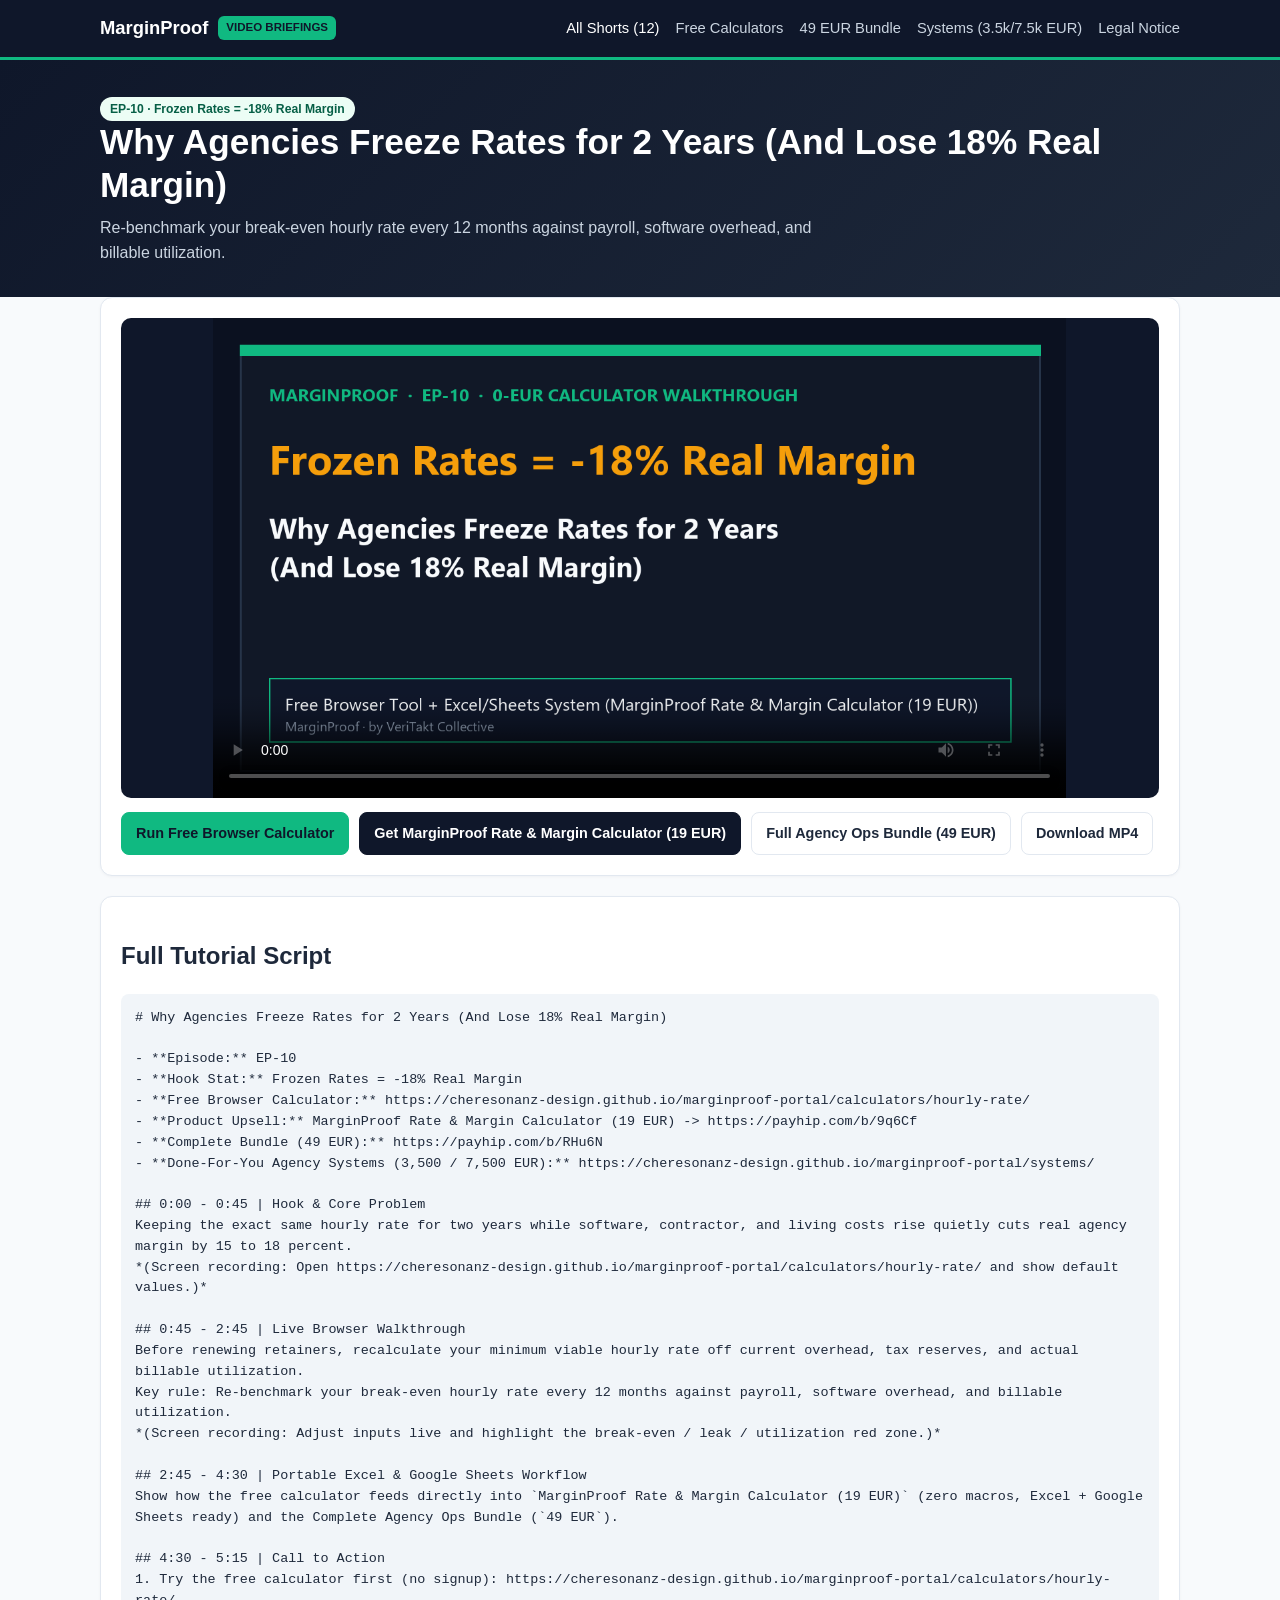
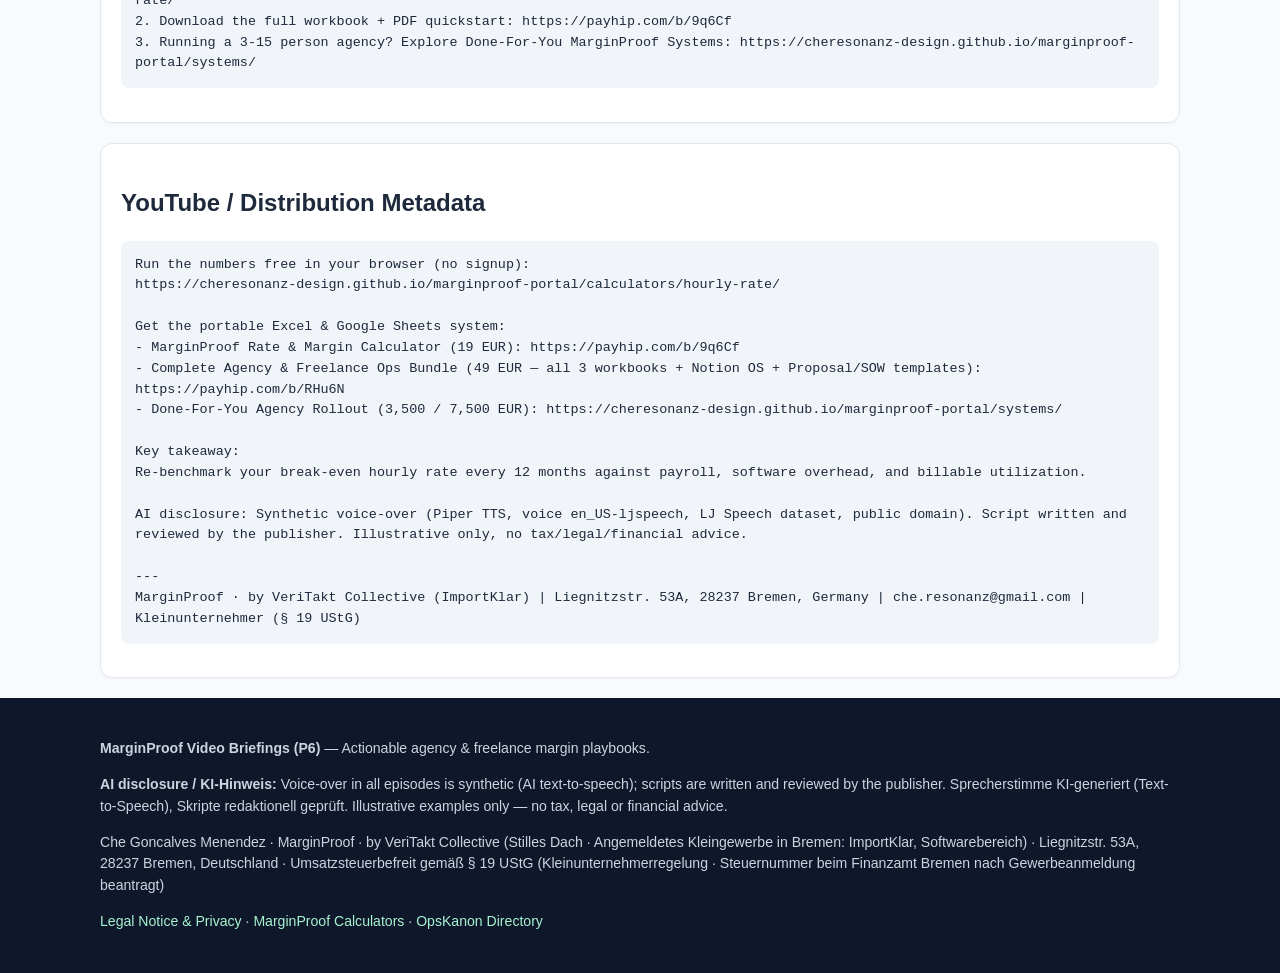
<file: episodes/ep10-annual-agency-rate-increase-playbook/index.html>
<!DOCTYPE html>
<html lang="en">
<head>
  <meta charset="utf-8" />
  <meta name="viewport" content="width=device-width, initial-scale=1" />
  <title>Why Agencies Freeze Rates for 2 Years (And Lose 18% Real Margin) — MarginProof</title>
  <meta name="description" content="Re-benchmark your break-even hourly rate every 12 months against payroll, software overhead, and billable utilization." />
  <link rel="canonical" href="https://cheresonanz-design.github.io/marginproof-videos/episodes/ep10-annual-agency-rate-increase-playbook/" />
  <link rel="stylesheet" href="../../assets/styles.css" />
  <script type="application/ld+json">{"@context": "https://schema.org", "@type": "VideoObject", "name": "Why Agencies Freeze Rates for 2 Years (And Lose 18% Real Margin)", "description": "Re-benchmark your break-even hourly rate every 12 months against payroll, software overhead, and billable utilization.", "thumbnailUrl": "https://cheresonanz-design.github.io/marginproof-videos/media/ep10-annual-agency-rate-increase-playbook/thumb_16x9.png", "contentUrl": "https://cheresonanz-design.github.io/marginproof-videos/media/ep10-annual-agency-rate-increase-playbook/short_9x16.mp4", "uploadDate": "2026-11-25", "publisher": {"@type": "Organization", "name": "MarginProof by VeriTakt Collective"}}</script>
</head>
<body>
  <header class="topbar">
    <div class="container topbar-inner">
      <a class="brand-mark" href="../../index.html">
        <span>MarginProof</span>
        <span class="brand-badge">VIDEO BRIEFINGS</span>
      </a>
      <nav class="nav-links" aria-label="Primary navigation">
        <a href="../../index.html" class="active">All Shorts (12)</a>
        <a href="https://cheresonanz-design.github.io/marginproof-portal/" target="_blank" rel="noopener">Free Calculators</a>
        <a href="https://payhip.com/b/RHu6N" target="_blank" rel="noopener">49 EUR Bundle</a>
        <a href="https://cheresonanz-design.github.io/marginproof-portal/systems/" target="_blank" rel="noopener">Systems (3.5k/7.5k EUR)</a>
        <a href="../../legal/" class="">Legal Notice</a>
      </nav>
    </div>
  </header>
  
  <section class="hero">
    <div class="container">
      <span class="pill">EP-10 · Frozen Rates = -18% Real Margin</span>
      <h1>Why Agencies Freeze Rates for 2 Years (And Lose 18% Real Margin)</h1>
      <p>Re-benchmark your break-even hourly rate every 12 months against payroll, software overhead, and billable utilization.</p>
    </div>
  </section>
  <main class="container">
    <div class="card">
      <div class="video-frame">
        <video controls playsinline preload="metadata" poster="../../media/ep10-annual-agency-rate-increase-playbook/thumb_16x9.png">
          <source src="../../media/ep10-annual-agency-rate-increase-playbook/short_9x16.mp4" type="video/mp4" />
          <track kind="captions" srclang="en" label="English" src="../../media/ep10-annual-agency-rate-increase-playbook/captions_short.vtt" default />
        </video>
      </div>
      <div class="btn-row">
        <a href="https://cheresonanz-design.github.io/marginproof-portal/calculators/hourly-rate/" class="btn btn-primary" target="_blank" rel="noopener">Run Free Browser Calculator</a>
        <a href="https://payhip.com/b/9q6Cf" class="btn btn-dark" target="_blank" rel="noopener">Get MarginProof Rate &amp; Margin Calculator (19 EUR)</a>
        <a href="https://payhip.com/b/RHu6N" class="btn" target="_blank" rel="noopener">Full Agency Ops Bundle (49 EUR)</a>
        <a href="../../media/ep10-annual-agency-rate-increase-playbook/short_9x16.mp4" class="btn" download>Download MP4</a>
      </div>
    </div>
    <div class="card">
      <h2>Full Tutorial Script</h2>
      <pre># Why Agencies Freeze Rates for 2 Years (And Lose 18% Real Margin)

- **Episode:** EP-10
- **Hook Stat:** Frozen Rates = -18% Real Margin
- **Free Browser Calculator:** https://cheresonanz-design.github.io/marginproof-portal/calculators/hourly-rate/
- **Product Upsell:** MarginProof Rate &amp; Margin Calculator (19 EUR) -&gt; https://payhip.com/b/9q6Cf
- **Complete Bundle (49 EUR):** https://payhip.com/b/RHu6N
- **Done-For-You Agency Systems (3,500 / 7,500 EUR):** https://cheresonanz-design.github.io/marginproof-portal/systems/

## 0:00 - 0:45 | Hook &amp; Core Problem
Keeping the exact same hourly rate for two years while software, contractor, and living costs rise quietly cuts real agency margin by 15 to 18 percent.
*(Screen recording: Open https://cheresonanz-design.github.io/marginproof-portal/calculators/hourly-rate/ and show default values.)*

## 0:45 - 2:45 | Live Browser Walkthrough
Before renewing retainers, recalculate your minimum viable hourly rate off current overhead, tax reserves, and actual billable utilization.
Key rule: Re-benchmark your break-even hourly rate every 12 months against payroll, software overhead, and billable utilization.
*(Screen recording: Adjust inputs live and highlight the break-even / leak / utilization red zone.)*

## 2:45 - 4:30 | Portable Excel &amp; Google Sheets Workflow
Show how the free calculator feeds directly into `MarginProof Rate &amp; Margin Calculator (19 EUR)` (zero macros, Excel + Google Sheets ready) and the Complete Agency Ops Bundle (`49 EUR`).

## 4:30 - 5:15 | Call to Action
1. Try the free calculator first (no signup): https://cheresonanz-design.github.io/marginproof-portal/calculators/hourly-rate/
2. Download the full workbook + PDF quickstart: https://payhip.com/b/9q6Cf
3. Running a 3-15 person agency? Explore Done-For-You MarginProof Systems: https://cheresonanz-design.github.io/marginproof-portal/systems/
</pre>
    </div>
    <div class="card">
      <h2>YouTube / Distribution Metadata</h2>
      <pre>Run the numbers free in your browser (no signup):
https://cheresonanz-design.github.io/marginproof-portal/calculators/hourly-rate/

Get the portable Excel &amp; Google Sheets system:
- MarginProof Rate &amp; Margin Calculator (19 EUR): https://payhip.com/b/9q6Cf
- Complete Agency &amp; Freelance Ops Bundle (49 EUR — all 3 workbooks + Notion OS + Proposal/SOW templates): https://payhip.com/b/RHu6N
- Done-For-You Agency Rollout (3,500 / 7,500 EUR): https://cheresonanz-design.github.io/marginproof-portal/systems/

Key takeaway:
Re-benchmark your break-even hourly rate every 12 months against payroll, software overhead, and billable utilization.

AI disclosure: Synthetic voice-over (Piper TTS, voice en_US-ljspeech, LJ Speech dataset, public domain). Script written and reviewed by the publisher. Illustrative only, no tax/legal/financial advice.

---
MarginProof · by VeriTakt Collective (ImportKlar) | Liegnitzstr. 53A, 28237 Bremen, Germany | che.resonanz@gmail.com | Kleinunternehmer (§ 19 UStG)
</pre>
    </div>
  </main>
  <footer class="footer">
    <div class="container">
      <p><strong>MarginProof Video Briefings (P6)</strong> — Actionable agency &amp; freelance margin playbooks.</p>
      <p><strong>AI disclosure / KI-Hinweis:</strong> Voice-over in all episodes is synthetic (AI text-to-speech); scripts are written and reviewed by the publisher. Sprecherstimme KI-generiert (Text-to-Speech), Skripte redaktionell geprüft. Illustrative examples only — no tax, legal or financial advice.</p>
      <p>Che Goncalves Menendez · MarginProof · by VeriTakt Collective (Stilles Dach · Angemeldetes Kleingewerbe in Bremen: ImportKlar, Softwarebereich) · Liegnitzstr. 53A, 28237 Bremen, Deutschland · Umsatzsteuerbefreit gemäß § 19 UStG (Kleinunternehmerregelung · Steuernummer beim Finanzamt Bremen nach Gewerbeanmeldung beantragt)</p>
      <p>
        <a href="../../legal/">Legal Notice &amp; Privacy</a> ·
        <a href="https://cheresonanz-design.github.io/marginproof-portal/" target="_blank" rel="noopener">MarginProof Calculators</a> ·
        <a href="https://cheresonanz-design.github.io/opskanon-directory/" target="_blank" rel="noopener">OpsKanon Directory</a>
      </p>
    </div>
  </footer>
</body>
</html>
</file>
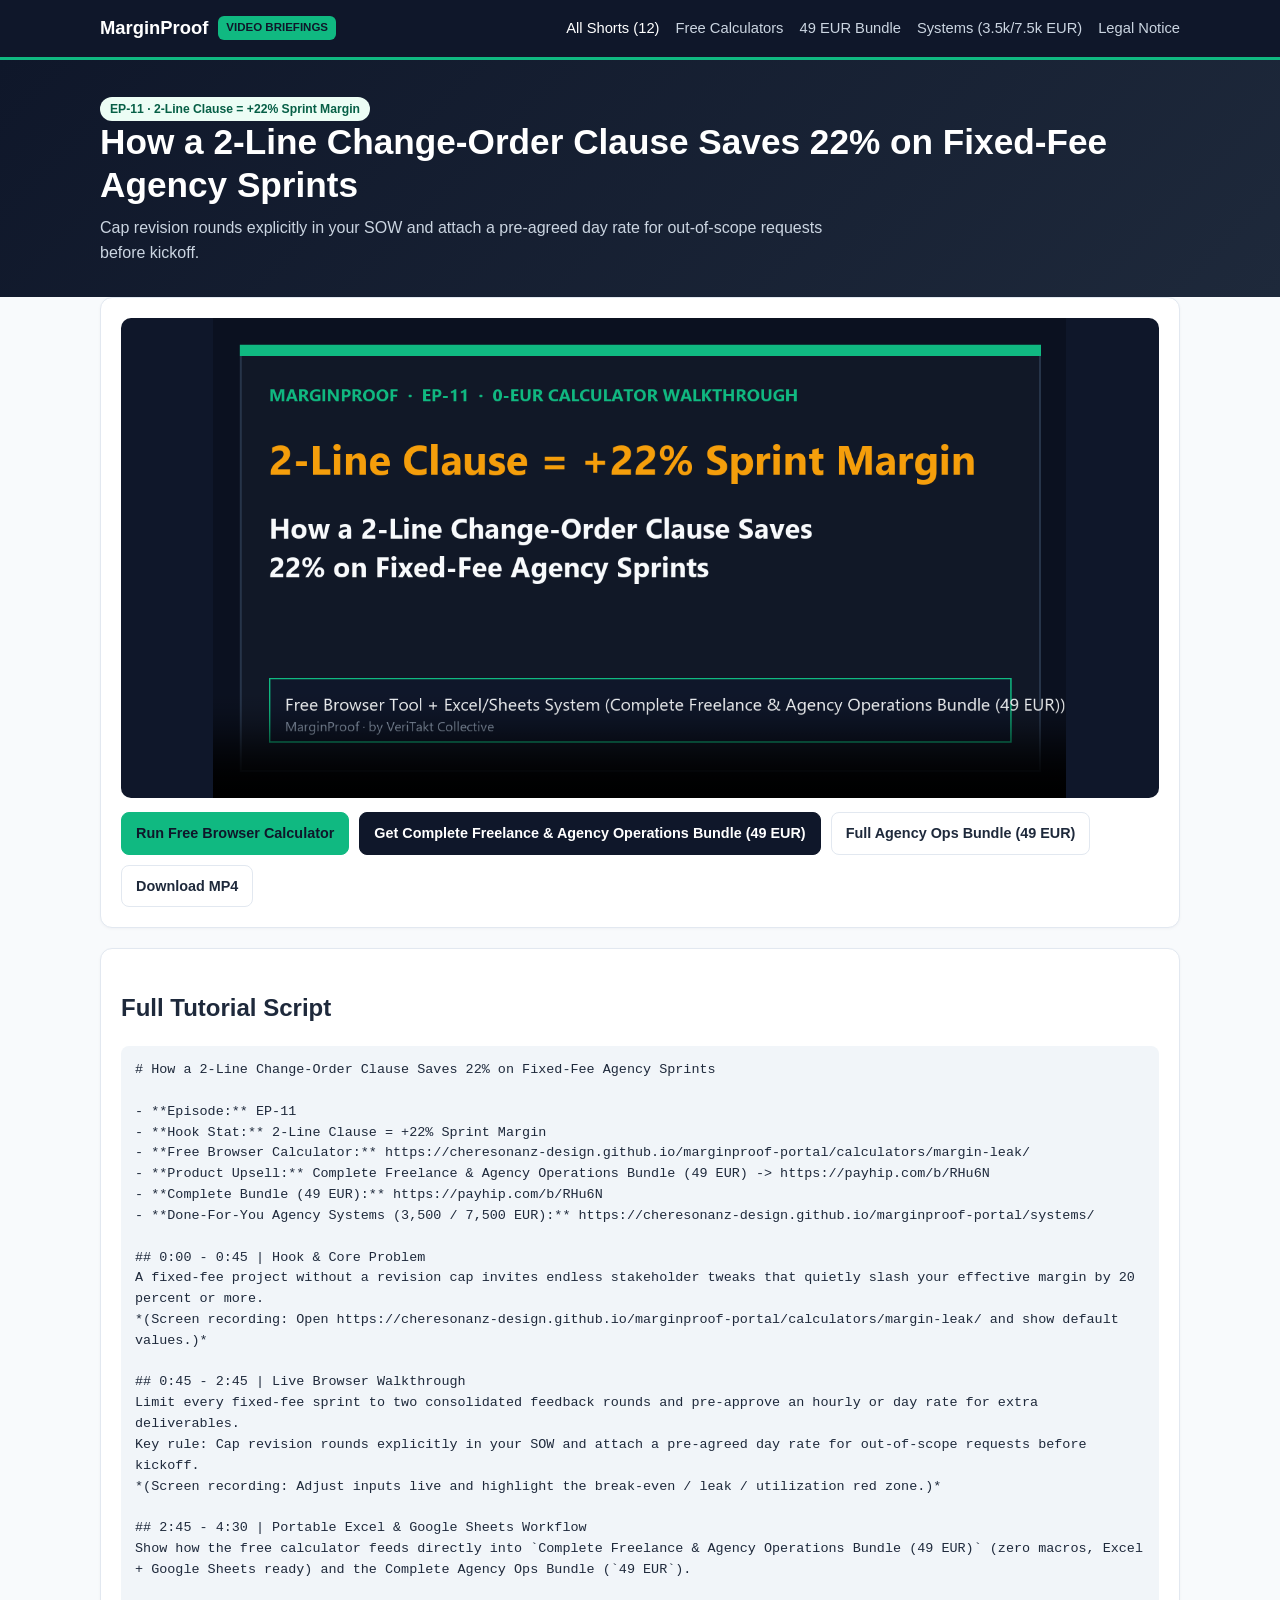
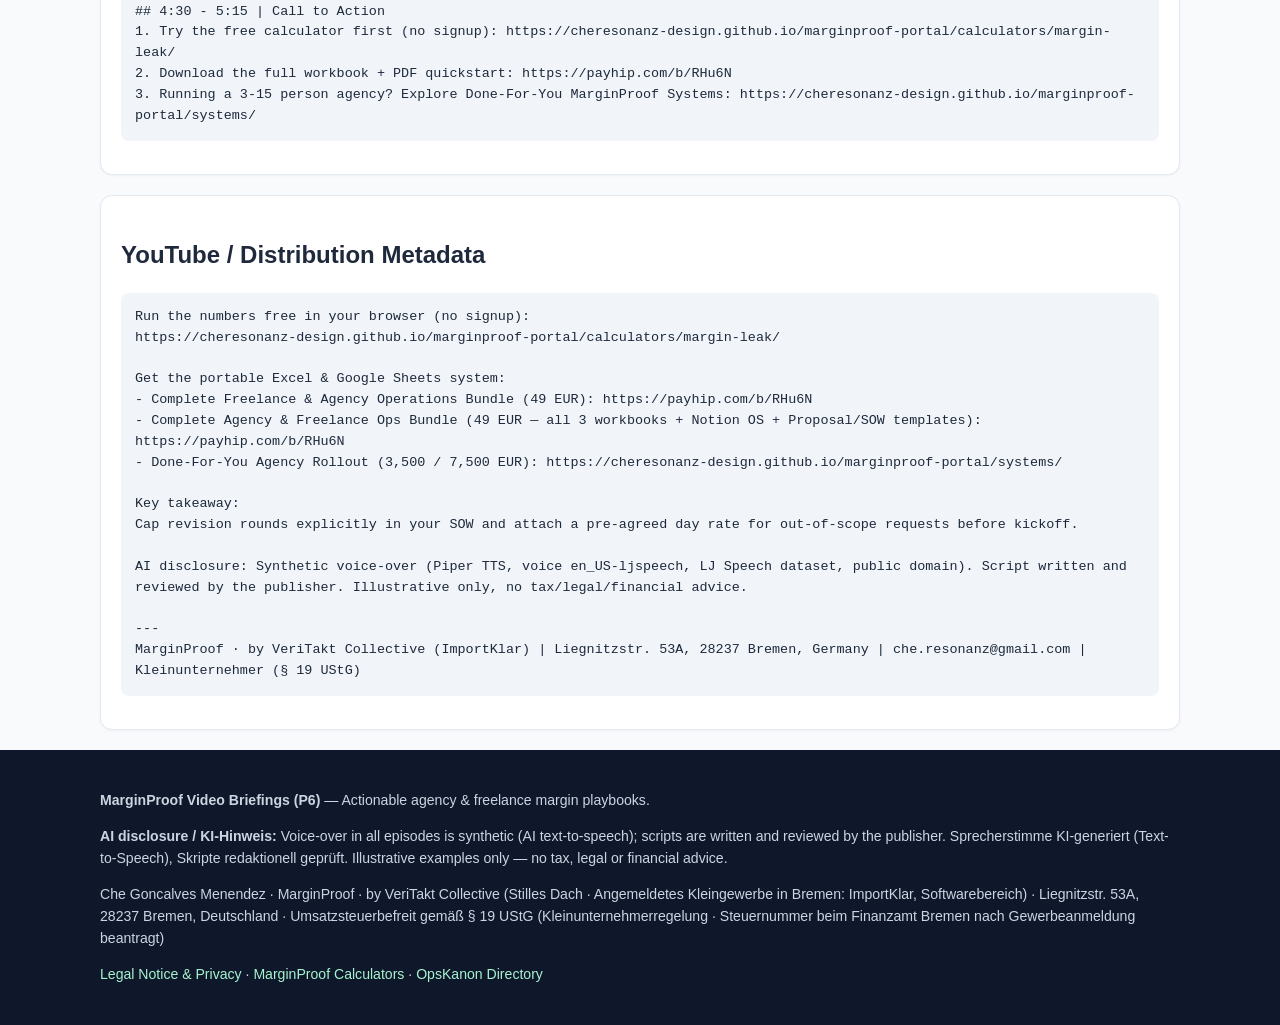
<file: episodes/ep11-fixed-fee-change-order-gate/index.html>
<!DOCTYPE html>
<html lang="en">
<head>
  <meta charset="utf-8" />
  <meta name="viewport" content="width=device-width, initial-scale=1" />
  <title>How a 2-Line Change-Order Clause Saves 22% on Fixed-Fee Agency Sprints — MarginProof</title>
  <meta name="description" content="Cap revision rounds explicitly in your SOW and attach a pre-agreed day rate for out-of-scope requests before kickoff." />
  <link rel="canonical" href="https://cheresonanz-design.github.io/marginproof-videos/episodes/ep11-fixed-fee-change-order-gate/" />
  <link rel="stylesheet" href="../../assets/styles.css" />
  <script type="application/ld+json">{"@context": "https://schema.org", "@type": "VideoObject", "name": "How a 2-Line Change-Order Clause Saves 22% on Fixed-Fee Agency Sprints", "description": "Cap revision rounds explicitly in your SOW and attach a pre-agreed day rate for out-of-scope requests before kickoff.", "thumbnailUrl": "https://cheresonanz-design.github.io/marginproof-videos/media/ep11-fixed-fee-change-order-gate/thumb_16x9.png", "contentUrl": "https://cheresonanz-design.github.io/marginproof-videos/media/ep11-fixed-fee-change-order-gate/short_9x16.mp4", "uploadDate": "2026-11-25", "publisher": {"@type": "Organization", "name": "MarginProof by VeriTakt Collective"}}</script>
</head>
<body>
  <header class="topbar">
    <div class="container topbar-inner">
      <a class="brand-mark" href="../../index.html">
        <span>MarginProof</span>
        <span class="brand-badge">VIDEO BRIEFINGS</span>
      </a>
      <nav class="nav-links" aria-label="Primary navigation">
        <a href="../../index.html" class="active">All Shorts (12)</a>
        <a href="https://cheresonanz-design.github.io/marginproof-portal/" target="_blank" rel="noopener">Free Calculators</a>
        <a href="https://payhip.com/b/RHu6N" target="_blank" rel="noopener">49 EUR Bundle</a>
        <a href="https://cheresonanz-design.github.io/marginproof-portal/systems/" target="_blank" rel="noopener">Systems (3.5k/7.5k EUR)</a>
        <a href="../../legal/" class="">Legal Notice</a>
      </nav>
    </div>
  </header>
  
  <section class="hero">
    <div class="container">
      <span class="pill">EP-11 · 2-Line Clause = +22% Sprint Margin</span>
      <h1>How a 2-Line Change-Order Clause Saves 22% on Fixed-Fee Agency Sprints</h1>
      <p>Cap revision rounds explicitly in your SOW and attach a pre-agreed day rate for out-of-scope requests before kickoff.</p>
    </div>
  </section>
  <main class="container">
    <div class="card">
      <div class="video-frame">
        <video controls playsinline preload="metadata" poster="../../media/ep11-fixed-fee-change-order-gate/thumb_16x9.png">
          <source src="../../media/ep11-fixed-fee-change-order-gate/short_9x16.mp4" type="video/mp4" />
          <track kind="captions" srclang="en" label="English" src="../../media/ep11-fixed-fee-change-order-gate/captions_short.vtt" default />
        </video>
      </div>
      <div class="btn-row">
        <a href="https://cheresonanz-design.github.io/marginproof-portal/calculators/margin-leak/" class="btn btn-primary" target="_blank" rel="noopener">Run Free Browser Calculator</a>
        <a href="https://payhip.com/b/RHu6N" class="btn btn-dark" target="_blank" rel="noopener">Get Complete Freelance &amp; Agency Operations Bundle (49 EUR)</a>
        <a href="https://payhip.com/b/RHu6N" class="btn" target="_blank" rel="noopener">Full Agency Ops Bundle (49 EUR)</a>
        <a href="../../media/ep11-fixed-fee-change-order-gate/short_9x16.mp4" class="btn" download>Download MP4</a>
      </div>
    </div>
    <div class="card">
      <h2>Full Tutorial Script</h2>
      <pre># How a 2-Line Change-Order Clause Saves 22% on Fixed-Fee Agency Sprints

- **Episode:** EP-11
- **Hook Stat:** 2-Line Clause = +22% Sprint Margin
- **Free Browser Calculator:** https://cheresonanz-design.github.io/marginproof-portal/calculators/margin-leak/
- **Product Upsell:** Complete Freelance &amp; Agency Operations Bundle (49 EUR) -&gt; https://payhip.com/b/RHu6N
- **Complete Bundle (49 EUR):** https://payhip.com/b/RHu6N
- **Done-For-You Agency Systems (3,500 / 7,500 EUR):** https://cheresonanz-design.github.io/marginproof-portal/systems/

## 0:00 - 0:45 | Hook &amp; Core Problem
A fixed-fee project without a revision cap invites endless stakeholder tweaks that quietly slash your effective margin by 20 percent or more.
*(Screen recording: Open https://cheresonanz-design.github.io/marginproof-portal/calculators/margin-leak/ and show default values.)*

## 0:45 - 2:45 | Live Browser Walkthrough
Limit every fixed-fee sprint to two consolidated feedback rounds and pre-approve an hourly or day rate for extra deliverables.
Key rule: Cap revision rounds explicitly in your SOW and attach a pre-agreed day rate for out-of-scope requests before kickoff.
*(Screen recording: Adjust inputs live and highlight the break-even / leak / utilization red zone.)*

## 2:45 - 4:30 | Portable Excel &amp; Google Sheets Workflow
Show how the free calculator feeds directly into `Complete Freelance &amp; Agency Operations Bundle (49 EUR)` (zero macros, Excel + Google Sheets ready) and the Complete Agency Ops Bundle (`49 EUR`).

## 4:30 - 5:15 | Call to Action
1. Try the free calculator first (no signup): https://cheresonanz-design.github.io/marginproof-portal/calculators/margin-leak/
2. Download the full workbook + PDF quickstart: https://payhip.com/b/RHu6N
3. Running a 3-15 person agency? Explore Done-For-You MarginProof Systems: https://cheresonanz-design.github.io/marginproof-portal/systems/
</pre>
    </div>
    <div class="card">
      <h2>YouTube / Distribution Metadata</h2>
      <pre>Run the numbers free in your browser (no signup):
https://cheresonanz-design.github.io/marginproof-portal/calculators/margin-leak/

Get the portable Excel &amp; Google Sheets system:
- Complete Freelance &amp; Agency Operations Bundle (49 EUR): https://payhip.com/b/RHu6N
- Complete Agency &amp; Freelance Ops Bundle (49 EUR — all 3 workbooks + Notion OS + Proposal/SOW templates): https://payhip.com/b/RHu6N
- Done-For-You Agency Rollout (3,500 / 7,500 EUR): https://cheresonanz-design.github.io/marginproof-portal/systems/

Key takeaway:
Cap revision rounds explicitly in your SOW and attach a pre-agreed day rate for out-of-scope requests before kickoff.

AI disclosure: Synthetic voice-over (Piper TTS, voice en_US-ljspeech, LJ Speech dataset, public domain). Script written and reviewed by the publisher. Illustrative only, no tax/legal/financial advice.

---
MarginProof · by VeriTakt Collective (ImportKlar) | Liegnitzstr. 53A, 28237 Bremen, Germany | che.resonanz@gmail.com | Kleinunternehmer (§ 19 UStG)
</pre>
    </div>
  </main>
  <footer class="footer">
    <div class="container">
      <p><strong>MarginProof Video Briefings (P6)</strong> — Actionable agency &amp; freelance margin playbooks.</p>
      <p><strong>AI disclosure / KI-Hinweis:</strong> Voice-over in all episodes is synthetic (AI text-to-speech); scripts are written and reviewed by the publisher. Sprecherstimme KI-generiert (Text-to-Speech), Skripte redaktionell geprüft. Illustrative examples only — no tax, legal or financial advice.</p>
      <p>Che Goncalves Menendez · MarginProof · by VeriTakt Collective (Stilles Dach · Angemeldetes Kleingewerbe in Bremen: ImportKlar, Softwarebereich) · Liegnitzstr. 53A, 28237 Bremen, Deutschland · Umsatzsteuerbefreit gemäß § 19 UStG (Kleinunternehmerregelung · Steuernummer beim Finanzamt Bremen nach Gewerbeanmeldung beantragt)</p>
      <p>
        <a href="../../legal/">Legal Notice &amp; Privacy</a> ·
        <a href="https://cheresonanz-design.github.io/marginproof-portal/" target="_blank" rel="noopener">MarginProof Calculators</a> ·
        <a href="https://cheresonanz-design.github.io/opskanon-directory/" target="_blank" rel="noopener">OpsKanon Directory</a>
      </p>
    </div>
  </footer>
</body>
</html>
</file>
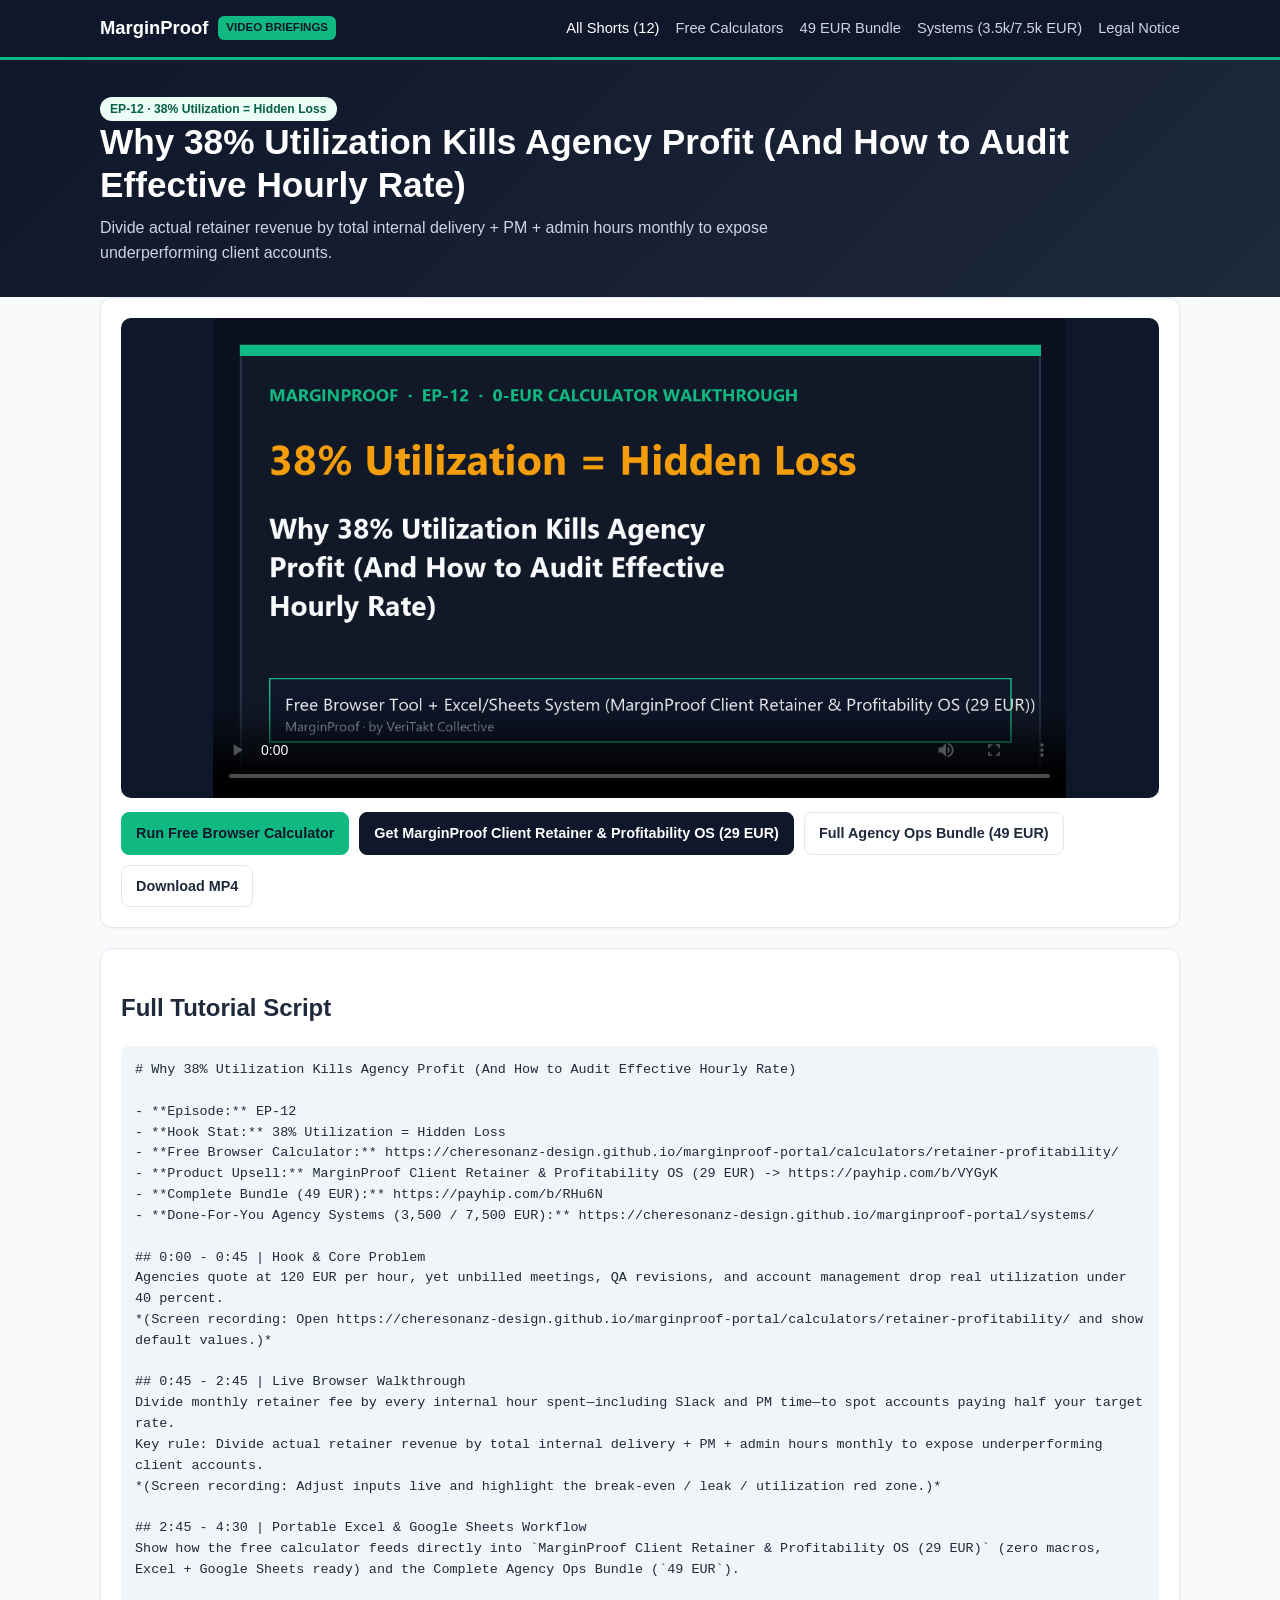
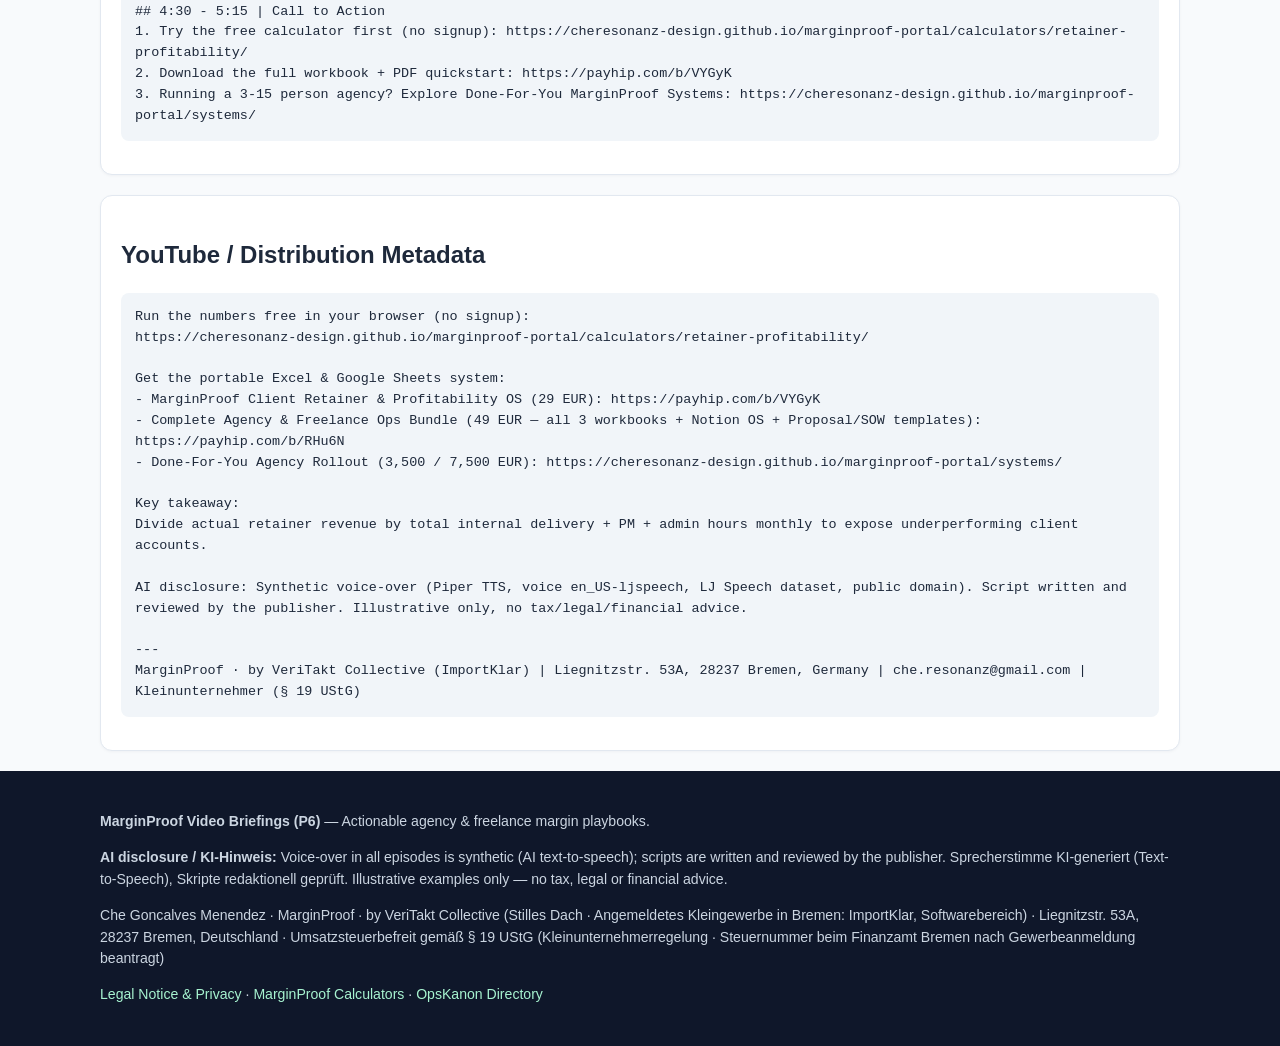
<file: episodes/ep12-agency-effective-hourly-rate-leak/index.html>
<!DOCTYPE html>
<html lang="en">
<head>
  <meta charset="utf-8" />
  <meta name="viewport" content="width=device-width, initial-scale=1" />
  <title>Why 38% Utilization Kills Agency Profit (And How to Audit Effective Hourly Rate) — MarginProof</title>
  <meta name="description" content="Divide actual retainer revenue by total internal delivery + PM + admin hours monthly to expose underperforming client accounts." />
  <link rel="canonical" href="https://cheresonanz-design.github.io/marginproof-videos/episodes/ep12-agency-effective-hourly-rate-leak/" />
  <link rel="stylesheet" href="../../assets/styles.css" />
  <script type="application/ld+json">{"@context": "https://schema.org", "@type": "VideoObject", "name": "Why 38% Utilization Kills Agency Profit (And How to Audit Effective Hourly Rate)", "description": "Divide actual retainer revenue by total internal delivery + PM + admin hours monthly to expose underperforming client accounts.", "thumbnailUrl": "https://cheresonanz-design.github.io/marginproof-videos/media/ep12-agency-effective-hourly-rate-leak/thumb_16x9.png", "contentUrl": "https://cheresonanz-design.github.io/marginproof-videos/media/ep12-agency-effective-hourly-rate-leak/short_9x16.mp4", "uploadDate": "2026-11-25", "publisher": {"@type": "Organization", "name": "MarginProof by VeriTakt Collective"}}</script>
</head>
<body>
  <header class="topbar">
    <div class="container topbar-inner">
      <a class="brand-mark" href="../../index.html">
        <span>MarginProof</span>
        <span class="brand-badge">VIDEO BRIEFINGS</span>
      </a>
      <nav class="nav-links" aria-label="Primary navigation">
        <a href="../../index.html" class="active">All Shorts (12)</a>
        <a href="https://cheresonanz-design.github.io/marginproof-portal/" target="_blank" rel="noopener">Free Calculators</a>
        <a href="https://payhip.com/b/RHu6N" target="_blank" rel="noopener">49 EUR Bundle</a>
        <a href="https://cheresonanz-design.github.io/marginproof-portal/systems/" target="_blank" rel="noopener">Systems (3.5k/7.5k EUR)</a>
        <a href="../../legal/" class="">Legal Notice</a>
      </nav>
    </div>
  </header>
  
  <section class="hero">
    <div class="container">
      <span class="pill">EP-12 · 38% Utilization = Hidden Loss</span>
      <h1>Why 38% Utilization Kills Agency Profit (And How to Audit Effective Hourly Rate)</h1>
      <p>Divide actual retainer revenue by total internal delivery + PM + admin hours monthly to expose underperforming client accounts.</p>
    </div>
  </section>
  <main class="container">
    <div class="card">
      <div class="video-frame">
        <video controls playsinline preload="metadata" poster="../../media/ep12-agency-effective-hourly-rate-leak/thumb_16x9.png">
          <source src="../../media/ep12-agency-effective-hourly-rate-leak/short_9x16.mp4" type="video/mp4" />
          <track kind="captions" srclang="en" label="English" src="../../media/ep12-agency-effective-hourly-rate-leak/captions_short.vtt" default />
        </video>
      </div>
      <div class="btn-row">
        <a href="https://cheresonanz-design.github.io/marginproof-portal/calculators/retainer-profitability/" class="btn btn-primary" target="_blank" rel="noopener">Run Free Browser Calculator</a>
        <a href="https://payhip.com/b/VYGyK" class="btn btn-dark" target="_blank" rel="noopener">Get MarginProof Client Retainer &amp; Profitability OS (29 EUR)</a>
        <a href="https://payhip.com/b/RHu6N" class="btn" target="_blank" rel="noopener">Full Agency Ops Bundle (49 EUR)</a>
        <a href="../../media/ep12-agency-effective-hourly-rate-leak/short_9x16.mp4" class="btn" download>Download MP4</a>
      </div>
    </div>
    <div class="card">
      <h2>Full Tutorial Script</h2>
      <pre># Why 38% Utilization Kills Agency Profit (And How to Audit Effective Hourly Rate)

- **Episode:** EP-12
- **Hook Stat:** 38% Utilization = Hidden Loss
- **Free Browser Calculator:** https://cheresonanz-design.github.io/marginproof-portal/calculators/retainer-profitability/
- **Product Upsell:** MarginProof Client Retainer &amp; Profitability OS (29 EUR) -&gt; https://payhip.com/b/VYGyK
- **Complete Bundle (49 EUR):** https://payhip.com/b/RHu6N
- **Done-For-You Agency Systems (3,500 / 7,500 EUR):** https://cheresonanz-design.github.io/marginproof-portal/systems/

## 0:00 - 0:45 | Hook &amp; Core Problem
Agencies quote at 120 EUR per hour, yet unbilled meetings, QA revisions, and account management drop real utilization under 40 percent.
*(Screen recording: Open https://cheresonanz-design.github.io/marginproof-portal/calculators/retainer-profitability/ and show default values.)*

## 0:45 - 2:45 | Live Browser Walkthrough
Divide monthly retainer fee by every internal hour spent—including Slack and PM time—to spot accounts paying half your target rate.
Key rule: Divide actual retainer revenue by total internal delivery + PM + admin hours monthly to expose underperforming client accounts.
*(Screen recording: Adjust inputs live and highlight the break-even / leak / utilization red zone.)*

## 2:45 - 4:30 | Portable Excel &amp; Google Sheets Workflow
Show how the free calculator feeds directly into `MarginProof Client Retainer &amp; Profitability OS (29 EUR)` (zero macros, Excel + Google Sheets ready) and the Complete Agency Ops Bundle (`49 EUR`).

## 4:30 - 5:15 | Call to Action
1. Try the free calculator first (no signup): https://cheresonanz-design.github.io/marginproof-portal/calculators/retainer-profitability/
2. Download the full workbook + PDF quickstart: https://payhip.com/b/VYGyK
3. Running a 3-15 person agency? Explore Done-For-You MarginProof Systems: https://cheresonanz-design.github.io/marginproof-portal/systems/
</pre>
    </div>
    <div class="card">
      <h2>YouTube / Distribution Metadata</h2>
      <pre>Run the numbers free in your browser (no signup):
https://cheresonanz-design.github.io/marginproof-portal/calculators/retainer-profitability/

Get the portable Excel &amp; Google Sheets system:
- MarginProof Client Retainer &amp; Profitability OS (29 EUR): https://payhip.com/b/VYGyK
- Complete Agency &amp; Freelance Ops Bundle (49 EUR — all 3 workbooks + Notion OS + Proposal/SOW templates): https://payhip.com/b/RHu6N
- Done-For-You Agency Rollout (3,500 / 7,500 EUR): https://cheresonanz-design.github.io/marginproof-portal/systems/

Key takeaway:
Divide actual retainer revenue by total internal delivery + PM + admin hours monthly to expose underperforming client accounts.

AI disclosure: Synthetic voice-over (Piper TTS, voice en_US-ljspeech, LJ Speech dataset, public domain). Script written and reviewed by the publisher. Illustrative only, no tax/legal/financial advice.

---
MarginProof · by VeriTakt Collective (ImportKlar) | Liegnitzstr. 53A, 28237 Bremen, Germany | che.resonanz@gmail.com | Kleinunternehmer (§ 19 UStG)
</pre>
    </div>
  </main>
  <footer class="footer">
    <div class="container">
      <p><strong>MarginProof Video Briefings (P6)</strong> — Actionable agency &amp; freelance margin playbooks.</p>
      <p><strong>AI disclosure / KI-Hinweis:</strong> Voice-over in all episodes is synthetic (AI text-to-speech); scripts are written and reviewed by the publisher. Sprecherstimme KI-generiert (Text-to-Speech), Skripte redaktionell geprüft. Illustrative examples only — no tax, legal or financial advice.</p>
      <p>Che Goncalves Menendez · MarginProof · by VeriTakt Collective (Stilles Dach · Angemeldetes Kleingewerbe in Bremen: ImportKlar, Softwarebereich) · Liegnitzstr. 53A, 28237 Bremen, Deutschland · Umsatzsteuerbefreit gemäß § 19 UStG (Kleinunternehmerregelung · Steuernummer beim Finanzamt Bremen nach Gewerbeanmeldung beantragt)</p>
      <p>
        <a href="../../legal/">Legal Notice &amp; Privacy</a> ·
        <a href="https://cheresonanz-design.github.io/marginproof-portal/" target="_blank" rel="noopener">MarginProof Calculators</a> ·
        <a href="https://cheresonanz-design.github.io/opskanon-directory/" target="_blank" rel="noopener">OpsKanon Directory</a>
      </p>
    </div>
  </footer>
</body>
</html>
</file>
<file: assets/styles.css>
:root {
  --bg: #f8fafc;
  --surface: #ffffff;
  --slate-900: #0f172a;
  --slate-800: #1e293b;
  --slate-500: #64748b;
  --border: #e2e8f0;
  --emerald: #10b981;
  --emerald-dark: #059669;
  --radius: 12px;
}
* { box-sizing: border-box; }
body {
  margin: 0;
  font-family: -apple-system, BlinkMacSystemFont, "Segoe UI", Roboto, Inter, Arial, sans-serif;
  background: var(--bg);
  color: var(--slate-800);
  line-height: 1.55;
}
a { color: var(--emerald-dark); text-decoration: none; }
a:hover { text-decoration: underline; }
.container { max-width: 1120px; margin: 0 auto; padding: 0 20px; }
.topbar {
  background: var(--slate-900);
  color: #fff;
  border-bottom: 3px solid var(--emerald);
  padding: 14px 0;
}
.topbar-inner {
  display: flex;
  flex-wrap: wrap;
  justify-content: space-between;
  align-items: center;
  gap: 12px;
}
.brand-mark { color: #fff; font-weight: 800; font-size: 1.15rem; display: flex; align-items: center; gap: 10px; }
.brand-badge { background: var(--emerald); color: var(--slate-900); font-size: 0.72rem; padding: 3px 8px; border-radius: 6px; }
.nav-links { display: flex; flex-wrap: wrap; gap: 16px; align-items: center; font-size: 0.92rem; }
.nav-links a { color: #cbd5e1; font-weight: 500; }
.nav-links a:hover, .nav-links a.active { color: #fff; text-decoration: none; }
.hero {
  background: linear-gradient(135deg, #0f172a 0%, #1e293b 100%);
  color: #fff;
  padding: 36px 0 32px;
}
.hero h1 { margin: 0 0 10px; font-size: clamp(1.6rem, 3vw, 2.2rem); line-height: 1.2; }
.hero p { margin: 0; color: #cbd5e1; max-width: 740px; }
main { padding: 28px 0 48px; }
.grid {
  display: grid;
  grid-template-columns: repeat(auto-fit, minmax(300px, 1fr));
  gap: 20px;
}
.card {
  background: var(--surface);
  border: 1px solid var(--border);
  border-radius: var(--radius);
  padding: 20px;
  margin-bottom: 20px;
  box-shadow: 0 1px 3px rgba(15,23,42,0.04);
}
.video-frame {
  background: #0f172a;
  border-radius: 10px;
  overflow: hidden;
  display: flex;
  justify-content: center;
  margin-bottom: 14px;
}
video { max-width: 100%; max-height: 480px; display: block; }
.btn-row { display: flex; flex-wrap: wrap; gap: 10px; margin-top: 12px; }
.btn {
  display: inline-flex;
  align-items: center;
  justify-content: center;
  border: 1px solid var(--border);
  background: #fff;
  color: var(--slate-800);
  padding: 9px 14px;
  border-radius: 8px;
  font-size: 0.9rem;
  font-weight: 600;
}
.btn:hover { background: #f1f5f9; text-decoration: none; }
.btn-primary { background: var(--emerald); border-color: var(--emerald); color: var(--slate-900); }
.btn-primary:hover { background: var(--emerald-dark); border-color: var(--emerald-dark); color: #fff; }
.btn-dark { background: var(--slate-900); border-color: var(--slate-900); color: #fff; }
.pill {
  display: inline-block;
  background: #ecfdf5;
  color: #065f46;
  padding: 3px 10px;
  border-radius: 999px;
  font-size: 0.76rem;
  font-weight: 700;
}
pre {
  background: #f1f5f9;
  padding: 14px;
  border-radius: 8px;
  overflow-x: auto;
  font-size: 0.84rem;
  white-space: pre-wrap;
}
.footer {
  background: var(--slate-900);
  color: #cbd5e1;
  padding: 26px 0;
  font-size: 0.88rem;
}
.footer a { color: #a7f3d0; }
.muted { color: var(--slate-500); font-size: 0.88rem; }
</file>
